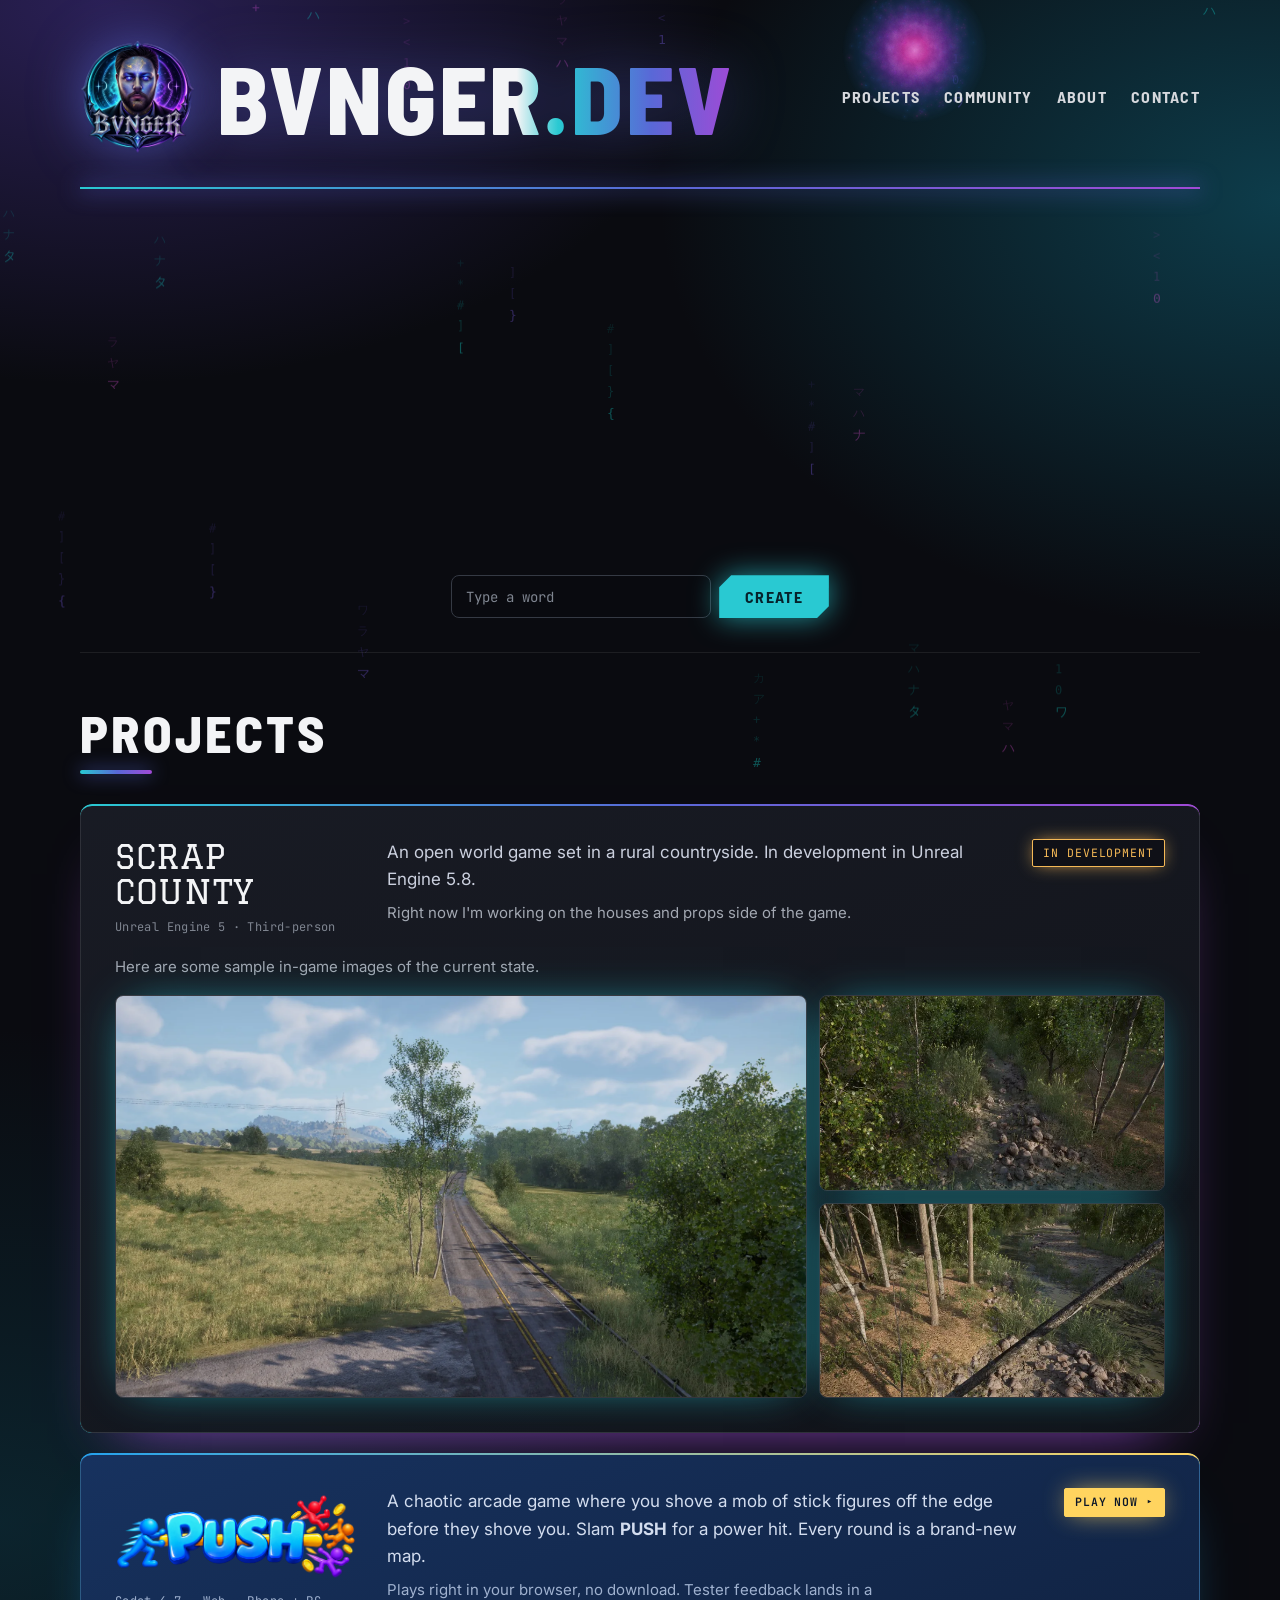
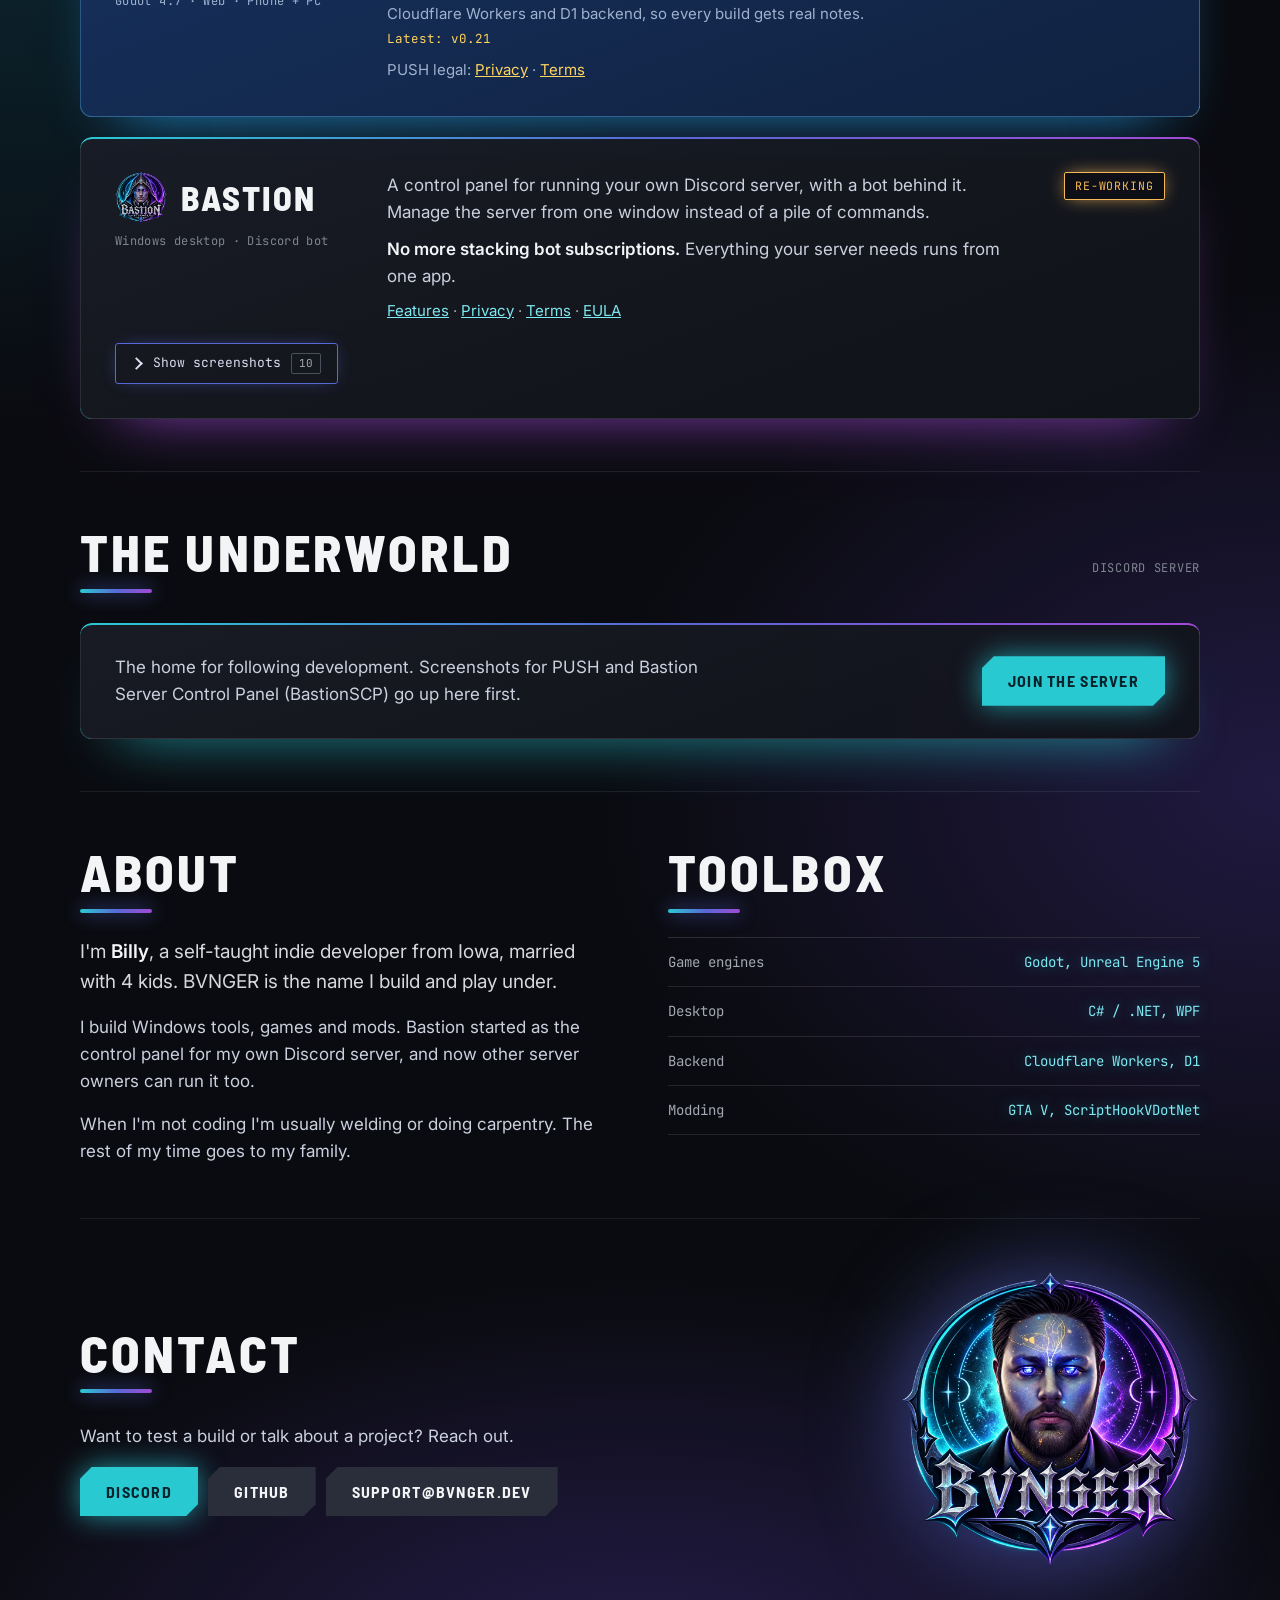
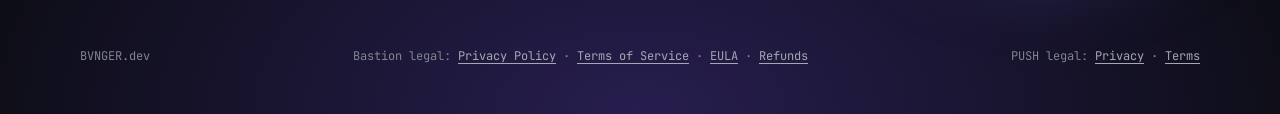
<file: index.html>
<!doctype html>
<html lang="en">
<head>
<meta charset="utf-8">
<meta name="viewport" content="width=device-width, initial-scale=1">
<title>BVNGER.dev</title>
<meta name="description" content="BVNGER's Development Projects">
<meta property="og:type" content="website">
<meta property="og:site_name" content="BVNGER.dev">
<meta property="og:title" content="BVNGER.dev">
<meta property="og:description" content="BVNGER's Development Projects">
<meta property="og:url" content="https://bvnger.dev/">
<meta property="og:image" content="https://bvnger.dev/bvnger-preview.png">
<meta property="og:image:width" content="1200">
<meta property="og:image:height" content="630">
<meta property="og:image:alt" content="BVNGER logo">
<meta name="twitter:card" content="summary_large_image">
<meta name="theme-color" content="#0e1014">
<link rel="icon" href="/bastion/favicon.ico">
<link rel="preconnect" href="https://fonts.googleapis.com">
<link rel="preconnect" href="https://fonts.gstatic.com" crossorigin>
<link rel="stylesheet" href="https://fonts.googleapis.com/css2?family=Barlow+Semi+Condensed:wght@600;700;800&family=Inter:wght@400;500;600&family=JetBrains+Mono:wght@400;500&family=Graduate&display=swap">
<style>
/* Layout: one long dark page with letter-spaced condensed caps. The base rules below are the plain version;
   the "Glow" block at the end of this style sheet adds the violet and cyan light, panels and gradient buttons. */
:root{
  --bg:#0e1014;
  --glow-violet:#29204b;
  --glow-cyan:#0e3644;
  --panel:#15181d;
  --card-a:#15181d;
  --card-b:#15181d;
  --line:#2a2e36;
  --line-soft:#2a2e36;
  --line-card:#353a44;
  --fg:#d6d8dd;
  --fg-strong:#f3f4f6;
  --muted:#a3a8b2;
  --dim:#7f8590;
  --cyan:#29c9d2;
  --cyan-hi:#7fe8f0;
  --indigo:#5968d7;
  --violet:#a14ad6;
  --violet-hi:#d477ee;
  --link:#7fe8f0;
  --amber:#f5b957;
  --teal:#39dccf;
  --ink:#06222b;
  --brand-gradient:linear-gradient(90deg,#29c9d2 0%,#5968d7 52%,#a14ad6 100%);
  --font-display:"Barlow Semi Condensed","Bahnschrift","Arial Narrow",sans-serif;
  --font-body:Inter,"Segoe UI",system-ui,-apple-system,sans-serif;
  --font-mono:"JetBrains Mono",ui-monospace,Cascadia Mono,Consolas,monospace;
  color-scheme:dark;
}
*{box-sizing:border-box}
html{scrollbar-color:#3a3f48 var(--bg)}
body{
  margin:0;min-height:100vh;
  background:var(--bg);
  background-color:var(--bg);
  color:var(--fg);font-family:var(--font-body);font-size:16px;line-height:1.6;
  padding-inline:20px;padding-block:0 48px;
}
::-webkit-scrollbar{width:12px;height:12px}
::-webkit-scrollbar-track{background:var(--bg)}
::-webkit-scrollbar-thumb{background:#3a3f48}
::-webkit-scrollbar-thumb:hover{background:#4a505b}
::selection{background:var(--cyan);color:var(--ink)}
.wrap{max-width:1040px;margin-inline:auto}
a{color:var(--link)}
a:hover{color:#fff}
:focus-visible{outline:2px solid var(--cyan);outline-offset:3px}

header.top{
  display:flex;justify-content:space-between;align-items:center;gap:20px 32px;flex-wrap:wrap;
  padding-block:36px 32px;border-bottom:1px solid var(--line-soft);
}
.brand{min-width:0}
header.top nav{display:flex;gap:4px 24px;flex-wrap:wrap}
header.top nav a{
  padding:6px 0;text-decoration:none;border-bottom:2px solid transparent;
  font-family:var(--font-display);font-weight:700;font-size:16px;letter-spacing:.08em;text-transform:uppercase;color:var(--fg);
}
header.top nav a:hover{color:#fff;border-bottom-color:var(--cyan)}

.wordmark{
  font-family:var(--font-display);font-weight:800;text-transform:uppercase;
  font-size:clamp(44px,7.4vw,100px);line-height:.9;letter-spacing:.03em;margin:0;color:var(--fg-strong);
}
.wordmark .dev{
  color:var(--cyan);
}
.rule{display:none}

/* Particle wordmark under the header (particles.js). */
.pfx{padding-block:18px 34px;border-bottom:1px solid var(--line-soft)}
#pfx{display:block;width:100%;height:clamp(220px,32vw,360px)}
.pfx-form{display:flex;justify-content:center;gap:8px;margin-top:8px}
.pfx-form input{
  font-family:var(--font-mono);font-size:14px;color:var(--fg-strong);background:var(--panel);
  border:1px solid var(--line-card);border-radius:3px;padding:11px 14px;width:min(260px,100%);min-width:0;
}
.pfx-form input::placeholder{color:var(--dim)}
.pfx-form input:focus{outline:none;border-color:var(--cyan)}
.pfx-form .btn{cursor:pointer;line-height:normal}

section{padding-block:52px;border-bottom:1px solid var(--line-soft)}
.sec-head{display:flex;align-items:baseline;justify-content:space-between;gap:16px;flex-wrap:wrap;margin-bottom:26px}
h2{
  font-family:var(--font-display);font-weight:800;text-transform:uppercase;
  font-size:clamp(30px,5.5vw,46px);line-height:1.05;margin:0;letter-spacing:.06em;color:var(--fg-strong);text-wrap:balance;
}
.sec-note{font-family:var(--font-mono);font-size:12px;color:var(--dim);letter-spacing:.06em;text-transform:uppercase}

.ledger{list-style:none;margin:0;padding:0;display:grid;gap:0}
.row{
  display:grid;grid-template-columns:minmax(0,240px) minmax(0,1fr) auto;gap:10px 32px;align-items:start;
  padding:32px 0;border-top:1px solid var(--line);
}
.row h3{
  font-family:var(--font-display);font-weight:800;text-transform:uppercase;
  font-size:30px;line-height:1.05;margin:0;letter-spacing:.06em;color:var(--fg-strong);
}
.title{display:flex;align-items:center;gap:14px;min-width:0}
.emblem{width:52px;height:52px;object-fit:contain;flex:none}
.stack{font-family:var(--font-mono);font-size:12px;color:var(--dim);margin-top:8px;letter-spacing:.03em}
.row p{margin:0;max-width:62ch;color:#cbd0de}
.row p.sub{color:var(--muted);margin-top:8px;font-size:15px}
.row p.pitch{margin-top:10px}
.row p.pitch strong{color:var(--fg-strong);font-weight:600}
.tag{
  font-family:var(--font-mono);font-size:11.5px;letter-spacing:.08em;text-transform:uppercase;
  padding:4px 10px;border:1px solid currentColor;border-radius:2px;white-space:nowrap;justify-self:end;
}
.tag.test{color:var(--teal)}
.tag.dev{color:var(--amber)}
a.tag{text-decoration:none}
a.tag.dev:hover{background:#f5b95729;color:var(--amber)}
a.tag.test:hover{background:#39dccf29;color:var(--teal)}

/* PUSH row: the game's own blues and gold for a little arcade energy. */
.ledger .push-row{background:#13284a;padding:28px;border:0;border-radius:4px;margin-block:16px}
.push-row p{color:#d3ddef}
.push-row p.sub,.push-row .stack{color:#9fb1cf}
.push-row a{color:#ffd45f}
.push-row + .row{border-top:0}
.push-logo{margin:0}
.push-logo img{display:block;width:100%;max-width:240px;height:auto}
.push-ver{color:#ffd45f;font-family:var(--font-mono);font-size:12.5px;white-space:nowrap}
a.tag.push-play{color:#0b1629;background:#ffd45f;border-color:#ffd45f;font-weight:600}
a.tag.push-play:hover{background:#ffe48f;border-color:#ffe48f;color:#0b1629}
@media (prefers-reduced-motion:no-preference){
  .push-logo img{transition:transform .25s}
  .push-row:hover .push-logo img{transform:rotate(-2deg) scale(1.04)}
}

.join{
  display:flex;justify-content:space-between;align-items:center;gap:24px 40px;flex-wrap:wrap;
  padding:6px 0 6px 24px;border-left:3px solid var(--cyan);
}
.join>div{flex:1 1 320px;min-width:0}
.join p{margin:0;max-width:58ch;color:#cbd0de}
.join p.sub{margin-top:8px;color:var(--muted);font-size:15px}

.about{display:grid;grid-template-columns:minmax(0,1fr) minmax(0,1fr);gap:32px 56px}
.about p{margin:0 0 16px;max-width:60ch;color:#cbd0de}
.about p:last-child{margin-bottom:0}
.about h2{margin-bottom:24px}
.tools{list-style:none;margin:0;padding:0;font-family:var(--font-mono);font-size:14px}
.tools li{display:flex;justify-content:space-between;gap:16px;padding-block:11px;border-bottom:1px solid var(--line)}
.tools li:first-child{border-top:1px solid var(--line)}
.tools span:first-child{color:var(--muted)}
.tools span:last-child{color:var(--cyan-hi);text-align:right}
.about .about-lead{font-size:19px;color:var(--fg)}
.about .about-lead strong{color:var(--fg-strong);font-weight:600}

.contact{border-bottom:0}
.contact-grid{display:grid;grid-template-columns:minmax(0,1fr) auto;gap:32px 48px;align-items:center}
.contact-logo{
  width:clamp(220px,27vw,300px);height:auto;display:block;
  filter:drop-shadow(0 10px 22px #000b);
}
.links{display:flex;gap:10px;flex-wrap:wrap;margin-top:8px}
.btn{
  font-family:var(--font-display);font-weight:700;font-size:16px;letter-spacing:.08em;text-transform:uppercase;text-decoration:none;color:var(--fg-strong);
  padding:10px 20px;border:1px solid #4a505b;border-radius:3px;background:transparent;white-space:nowrap;
}
.btn:hover{background:#1d2026;border-color:var(--cyan);color:#fff}
.btn.primary{background:var(--cyan);color:var(--ink);border-color:var(--cyan);font-weight:500}
.btn.primary:hover{background:var(--cyan-hi);border-color:var(--cyan-hi);color:var(--ink)}
.todo{color:var(--dim);font-family:var(--font-mono);font-size:12.5px;margin-top:20px}

footer{
  padding-top:24px;font-family:var(--font-mono);font-size:12px;color:var(--dim);
  display:flex;justify-content:space-between;gap:12px 16px;flex-wrap:wrap;
}
footer .legal a{color:var(--muted);text-decoration:underline;text-underline-offset:3px}
footer .legal a:hover{color:var(--cyan-hi)}


.row-gallery{grid-column:1/-1;margin-top:10px}
.row-gallery summary,.gallery-close{
  display:inline-flex;align-items:center;gap:10px;list-style:none;cursor:pointer;user-select:none;
  font-family:var(--font-mono);font-size:13px;color:#dedcf1;
  padding:9px 16px;border:1px solid #4a505b;border-radius:3px;background:transparent;
}
.row-gallery summary::-webkit-details-marker{display:none}
.row-gallery summary::before{content:"";width:7px;height:7px;border-right:2px solid currentColor;border-bottom:2px solid currentColor;transform:rotate(-45deg);margin-right:2px}
.row-gallery[open] summary::before{transform:rotate(45deg) translate(-2px,-2px)}
.row-gallery summary:hover,.gallery-close:hover{background:#1d2026;border-color:var(--cyan);color:#fff}
.row-gallery summary:focus-visible,.gallery-close:focus-visible{outline:2px solid var(--cyan);outline-offset:3px}
.gallery-close{margin-top:18px}
.gallery-close::before{content:"";width:7px;height:7px;border-left:2px solid currentColor;border-top:2px solid currentColor;transform:rotate(45deg) translate(2px,2px);margin-right:2px}
.row-gallery .sum-close,.row-gallery[open] .sum-open{display:none}
.row-gallery[open] .sum-close{display:inline}
.sum-count{font-size:11px;color:var(--muted);border:1px solid #4a505b;border-radius:2px;padding:1px 7px}
.row-gallery[open]{margin-top:18px;padding-top:22px;border-top:1px solid var(--line)}
.row-gallery[open] summary{margin-bottom:18px}
.row .show-lede{max-width:none;margin:0 0 18px;color:var(--muted);font-size:15px}
.feature{display:block;border:1px solid var(--line-card);border-radius:4px;overflow:hidden;background:var(--panel);cursor:zoom-in}
.feature img{display:block;width:100%;height:auto}
.feature:hover{border-color:var(--cyan)}
.shots{list-style:none;margin:18px 0 0;padding:0;display:grid;grid-template-columns:repeat(auto-fill,minmax(min(100%,230px),1fr));gap:14px}
.shot{all:unset;box-sizing:border-box;display:flex;flex-direction:column;gap:4px;width:100%;height:100%;padding:0;cursor:zoom-in}
.shot:hover img{border-color:var(--cyan)}
.shot:focus-visible{outline:2px solid var(--cyan);outline-offset:3px}
.shot img{width:100%;height:auto;display:block;border-radius:3px;border:1px solid var(--line-card);margin-bottom:8px}
.shot-t{font-family:var(--font-display);font-weight:800;text-transform:uppercase;letter-spacing:.08em;color:var(--fg-strong);font-size:16px;}
.shot-c{font-size:13px;color:var(--muted);line-height:1.45}
/* Scrap County row: the game's font (Graduate) on the title, in-game pictures always showing, three across. */
#scrap-county h3{font-family:Graduate,var(--font-display);font-weight:400;letter-spacing:.02em}
.row p.sc-lede{grid-column:1/-1;max-width:none;margin:8px 0 0;color:var(--muted);font-size:15px}
.sc-shots{grid-column:1/-1;list-style:none;margin:0;padding:0;display:grid;grid-template-columns:repeat(3,minmax(0,1fr));gap:12px}
.sc-shots .shot img{margin:0}
#lightbox{border:1px solid var(--line-card);border-radius:4px;background:var(--bg);color:var(--fg);padding:0;width:min(1200px,96vw);max-height:94vh;overflow:hidden}
#lightbox::backdrop{background:#000000d0}
.lb-bar{display:flex;justify-content:space-between;align-items:center;gap:16px;padding:12px 16px;border-bottom:1px solid var(--line-soft)}
.lb-bar strong{font-family:var(--font-display);text-transform:uppercase;letter-spacing:.08em;color:var(--fg-strong);margin-right:12px}
.lb-bar span{color:var(--muted);font-size:13px}
.lb-stage{display:grid;grid-template-columns:auto minmax(0,1fr) auto;align-items:center;gap:8px;padding:12px}
.lb-stage img{width:100%;max-height:74vh;object-fit:contain;display:block}
#lightbox button{all:unset;cursor:pointer;color:var(--fg-strong);font-size:26px;line-height:1;padding:10px 14px;border:1px solid #4a505b;border-radius:3px;background:transparent}
#lightbox button:hover{border-color:var(--cyan)}
#lightbox button:focus-visible{outline:2px solid var(--cyan);outline-offset:2px}
@media (max-width:760px){.lb-stage{grid-template-columns:minmax(0,1fr)}.lb-stage #lb-prev,.lb-stage #lb-next{display:none}.lb-bar span{display:block}}

@media (max-width:760px){
  .row{grid-template-columns:minmax(0,1fr);gap:12px;padding:26px 0}
  .ledger .push-row{padding:22px 20px}
  .tag{justify-self:start;order:-1}
  .about{grid-template-columns:minmax(0,1fr)}
  header.top{padding-block:28px 24px}
  .wordmark{font-size:clamp(40px,12.5vw,80px)}
  .contact-grid{grid-template-columns:minmax(0,1fr)}
  .contact-logo{width:min(240px,70%);margin-inline:auto}
  .join{padding:4px 0 4px 18px}
  .sc-shots{grid-template-columns:minmax(0,1fr)}
}
@media (prefers-reduced-motion:no-preference){
  .btn,header.top nav a{transition:border-color .15s,background-color .15s}
}

/* Take 2 "Glow": same page and layout, turned up. Violet and cyan light behind the page (the logo's colours),
   gradient wordmark with the logo beside it, each project on a softly lit panel, glowing buttons and tags. */
body{
  font-size:17px;
  background:
    radial-gradient(1000px 620px at 8% 0,#3a2a78aa,#0000 62%),
    radial-gradient(1000px 700px at 100% 6%,#0f5568aa,#0000 62%),
    radial-gradient(1100px 800px at 0 46%,#0f556855,#0000 62%),
    radial-gradient(1100px 800px at 100% 72%,#3a2a7877,#0000 62%),
    radial-gradient(1200px 700px at 50% 100%,#3a2a7899,#0000 62%),
    #0a0b10;
}
.wrap{max-width:1120px}
header.top{padding-block:40px 34px;border-bottom:0;position:relative}
header.top::after{content:"";position:absolute;left:0;right:0;bottom:0;height:2px;background:var(--brand-gradient);box-shadow:0 0 22px 1px #5968d7}
.brand{display:flex;align-items:center;gap:22px}
.brand-logo{width:clamp(72px,9vw,116px);height:auto;flex:none;filter:drop-shadow(0 0 26px #5968d7aa)}
.wordmark{background:linear-gradient(90deg,#f3f4f6 0 58%,#29c9d2 66%,#5968d7 84%,#a14ad6);-webkit-background-clip:text;background-clip:text;color:transparent;filter:drop-shadow(0 0 30px #5968d766)}
.wordmark .dev{color:transparent}
header.top nav a:hover{text-shadow:0 0 16px var(--cyan)}
.pfx{border-bottom-color:#ffffff14}

section{border-bottom-color:#ffffff14}
h2{font-size:clamp(34px,5.5vw,52px);padding-bottom:14px;position:relative}
h2::after{content:"";position:absolute;left:0;bottom:0;width:72px;height:4px;border-radius:2px;background:var(--brand-gradient);box-shadow:0 0 18px #5968d7}
.sec-head{margin-bottom:30px}

.ledger{gap:20px}
.ledger .row{
  position:relative;padding:34px;border:1px solid #ffffff1c;border-radius:12px;
  background:linear-gradient(160deg,#1a1d27e6,#11131ae6);
  box-shadow:0 30px 60px -40px #a14ad6,inset 0 1px 0 #ffffff12;
}
/* Gradient line along the top of each card. It is a full-size layer with the card's rounded shape, masked so only
   its top 2px shows; that makes the line run edge to edge and bend round the corners. */
.ledger .row::before,.join::before{
  content:"";position:absolute;inset:-1px;border-radius:12px;padding:2px 0 0;background:var(--brand-gradient);pointer-events:none;
  -webkit-mask:linear-gradient(#000 0 0) content-box,linear-gradient(#000 0 0);-webkit-mask-composite:xor;
  mask:linear-gradient(#000 0 0) content-box exclude,linear-gradient(#000 0 0);
}
.ledger .push-row{margin-block:0;background:linear-gradient(160deg,#17325f,#10213f);border-color:#65c7ff55;box-shadow:0 30px 60px -40px #24a2ee,inset 0 1px 0 #ffffff14}
.ledger .push-row::before{background:linear-gradient(90deg,#24a2ee,#ffd45f)}
.push-row + .row{border-top:1px solid #ffffff1c}
.row h3{font-size:34px}
.tag{box-shadow:0 0 18px -4px currentColor;background:#0a0b1080}
.sc-shots{grid-template-columns:2fr 1fr;grid-template-rows:1fr 1fr;gap:12px;margin-top:6px}
.sc-shots li:first-child{grid-row:1/3}
.sc-shots .shot img{height:100%;object-fit:cover;border-radius:8px;border-color:#ffffff26;box-shadow:0 0 44px -18px #29c9d2}
.row-gallery summary{border-color:#5968d7;box-shadow:0 0 18px -8px #5968d7}

/* Cut-corner buttons with a glow behind them. The button itself has no background; its shape is drawn by a
   ::before layer with two corners clipped off, and the glow is a drop-shadow that follows that clipped shape. */
.btn{position:relative;z-index:0;isolation:isolate;border:0;border-radius:0;background:none;padding:12px 26px;color:var(--fg-strong)}
.btn::before{
  content:"";position:absolute;inset:0;z-index:-1;background:#2a2e3a;
  clip-path:polygon(12px 0,100% 0,100% calc(100% - 12px),calc(100% - 12px) 100%,0 100%,0 12px);
}
.btn:hover{background:none;color:#fff}
.btn:hover::before{background:#363b4a}
.btn.primary{background:none;color:var(--ink);font-weight:700;box-shadow:none;filter:drop-shadow(0 0 14px #29c9d2b3)}
.btn.primary::before{background:var(--cyan)}
.btn.primary:hover{background:none;color:var(--ink);filter:drop-shadow(0 0 20px #29c9d2)}
.btn.primary:hover::before{background:var(--cyan-hi)}
a.tag.push-play{box-shadow:0 0 26px -6px #ffd45f}
.pfx-form input{border-radius:8px;background:#0a0b10aa}

.join{position:relative;border-left:0;padding:30px 34px;border:1px solid #ffffff1c;border-radius:12px;background:linear-gradient(160deg,#1a1d27e6,#11131ae6);box-shadow:0 30px 60px -40px #29c9d2}
.tools li{padding-block:13px;border-color:#ffffff1c}
.tools span:last-child{text-shadow:0 0 14px #29c9d288}
.contact-logo{filter:drop-shadow(0 0 46px #5968d7aa)}
@media (max-width:760px){
  .sc-shots{grid-template-columns:minmax(0,1fr);grid-template-rows:none}
  .sc-shots li:first-child{grid-row:auto}
  .ledger .row{padding:24px 20px}
  .brand{gap:14px}
}
</style>
</head>
<body>
<div class="wrap">
  <header class="top">
    <div class="brand">
      <img class="brand-logo" src="/bvnger-logo.png" width="512" height="512" alt="">
      <h1 class="wordmark">BVNGER<span class="dev">.dev</span></h1>
      <div class="rule" aria-hidden="true"></div>
    </div>
    <nav aria-label="Sections">
      <a href="#projects">Projects</a>
      <!-- Hidden while Bastion is reworked: <a href="/download/">Download</a> -->
      <a href="#community">Community</a>
      <a href="#about">About</a>
      <a href="#contact">Contact</a>
    </nav>
  </header>

  <div class="pfx">
    <canvas id="pfx" role="img" aria-label="Neon dots that form a spinning ball and spell out any word a visitor types"></canvas>
    <form class="pfx-form" id="pfx-form" autocomplete="off">
      <input id="pfx-word" type="text" maxlength="12" placeholder="Type a word" aria-label="Type a word for the dots to spell" enterkeyhint="go">
      <button class="btn primary" type="submit">Create</button>
    </form>
  </div>


  <section id="projects">
    <div class="sec-head">
      <h2>Projects</h2>
    </div>
    <ul class="ledger">
      <li class="row" id="scrap-county">
        <div>
          <h3>Scrap County</h3>
          <div class="stack">Unreal Engine 5 · Third-person</div>
        </div>
        <div>
          <p>An open world game set in a rural countryside. In development in Unreal Engine 5.8.</p>
          <p class="sub">Right now I'm working on the houses and props side of the game.</p>
        </div>
        <span class="tag dev">In development</span>
        <p class="sc-lede">Here are some sample in-game images of the current state.</p>
        <ul class="sc-shots">
          <li><button type="button" class="shot" data-full="/scrap-county/shots/road.webp" data-title="Scrap County" data-cap="Country road">
            <img src="/scrap-county/shots/road.webp" width="1920" height="1080" loading="lazy" decoding="async" alt="Scrap County in-game view of a country road through grassy hills">
          </button></li>
          <li><button type="button" class="shot" data-full="/scrap-county/shots/dry-creek.webp" data-title="Scrap County" data-cap="Dry creek">
            <img src="/scrap-county/shots/dry-creek-thumb.webp" width="640" height="360" loading="lazy" decoding="async" alt="Scrap County in-game view of a dry rocky creek channel under trees">
          </button></li>
          <li><button type="button" class="shot" data-full="/scrap-county/shots/creek.webp" data-title="Scrap County" data-cap="Creek bend">
            <img src="/scrap-county/shots/creek-thumb.webp" width="640" height="360" loading="lazy" decoding="async" alt="Scrap County in-game view of a rocky creek bed in the woods">
          </button></li>
        </ul>
      </li>
      <li class="row push-row" id="push">
        <div>
          <h3 class="push-logo"><img src="/media/push-logo.webp" width="1983" height="793" decoding="async" alt="PUSH"></h3>
          <div class="stack">Godot 4.7 · Web · Phone + PC</div>
        </div>
        <div>
          <p>A chaotic arcade game where you shove a mob of stick figures off the edge before they shove you. Slam <strong>PUSH</strong> for a power hit. Every round is a brand-new map.</p>
          <p class="sub">Plays right in your browser, no download. Tester feedback lands in a Cloudflare Workers and D1 backend, so every build gets real notes. <span class="push-ver">Latest: v0.21</span></p>
          <p class="sub">PUSH legal: <a href="/push/privacy/">Privacy</a> · <a href="/push/terms/">Terms</a></p>
        </div>
        <a class="tag push-play" href="https://pushv9.pages.dev" target="_blank" rel="noopener">Play now ▸</a>
      </li>
      <li class="row" id="bastion">
        <div>
          <div class="title">
            <img class="emblem" src="/bastion/bastion.png" alt="Bastion emblem">
            <h3>Bastion</h3>
          </div>
          <div class="stack">Windows desktop · Discord bot</div>
        </div>
        <div>
          <p>A control panel for running your own Discord server, with a bot behind it. Manage the server from one window instead of a pile of commands.</p>
          <p class="pitch"><strong>No more stacking bot subscriptions.</strong> Everything your server needs runs from one app.</p>
          <p class="sub"><a href="/features/">Features</a> · <a href="/privacy/">Privacy</a> · <a href="/terms/">Terms</a> · <a href="/eula/">EULA</a></p>
        </div>
        <span class="tag dev">Re-working</span>
        <details class="row-gallery">
          <summary><span class="sum-open">Show screenshots</span><span class="sum-close">Hide screenshots</span> <span class="sum-count">10</span></summary>
          <p class="show-lede">Every screenshot uses sample data, so no real server, members or credentials appear.</p>
          <a class="feature" href="/bastion/screens/dashboard.webp" data-i="0">
            <img src="/bastion/screens/dashboard.webp" width="1571" height="954" loading="lazy" decoding="async" alt="Bastion dashboard showing bot status, open tickets and live activity">
          </a>
          <ul class="shots">
            <li><button type="button" class="shot" data-i="0" data-full="/bastion/screens/dashboard.webp" data-title="Dashboard" data-cap="See if the bot is running and what is happening on your server right now.">
              <img src="/bastion/screens/dashboard-thumb.webp" width="560" height="340" loading="lazy" decoding="async" alt="Bastion Dashboard screen">
              <span class="shot-t">Dashboard</span><span class="shot-c">See if the bot is running and what is happening on your server right now.</span>
            </button></li>
            <li><button type="button" class="shot" data-i="1" data-full="/bastion/screens/announcements.webp" data-title="Announcements" data-cap="Write an announcement and see exactly how it will look in Discord before it posts.">
              <img src="/bastion/screens/announcements-thumb.webp" width="560" height="340" loading="lazy" decoding="async" alt="Bastion Announcements screen">
              <span class="shot-t">Announcements</span><span class="shot-c">Write an announcement and see exactly how it will look in Discord before it posts.</span>
            </button></li>
            <li><button type="button" class="shot" data-i="2" data-full="/bastion/screens/tickets.webp" data-title="Tickets" data-cap="Handle private support channels from start to finish.">
              <img src="/bastion/screens/tickets-thumb.webp" width="560" height="340" loading="lazy" decoding="async" alt="Bastion Tickets screen">
              <span class="shot-t">Tickets</span><span class="shot-c">Handle private support channels from start to finish.</span>
            </button></li>
            <li><button type="button" class="shot" data-i="3" data-full="/bastion/screens/onboarding.webp" data-title="Onboarding" data-cap="Auto-assign a member role and send a welcome message with placeholders.">
              <img src="/bastion/screens/onboarding-thumb.webp" width="560" height="340" loading="lazy" decoding="async" alt="Bastion Onboarding screen">
              <span class="shot-t">Onboarding</span><span class="shot-c">Auto-assign a member role and send a welcome message with placeholders.</span>
            </button></li>
            <li><button type="button" class="shot" data-i="4" data-full="/bastion/screens/channels.webp" data-title="Channels &amp; Roles" data-cap="Create and organize channels with safe permission presets.">
              <img src="/bastion/screens/channels-thumb.webp" width="560" height="340" loading="lazy" decoding="async" alt="Bastion Channels &amp; Roles screen">
              <span class="shot-t">Channels &amp; Roles</span><span class="shot-c">Create and organize channels with safe permission presets.</span>
            </button></li>
            <li><button type="button" class="shot" data-i="5" data-full="/bastion/screens/members.webp" data-title="Moderation: members" data-cap="Look up any member and take action. Staff roles stay protected.">
              <img src="/bastion/screens/members-thumb.webp" width="560" height="340" loading="lazy" decoding="async" alt="Bastion Moderation: members screen">
              <span class="shot-t">Moderation: members</span><span class="shot-c">Look up any member and take action. Staff roles stay protected.</span>
            </button></li>
            <li><button type="button" class="shot" data-i="6" data-full="/bastion/screens/moderation.webp" data-title="Moderation: reports" data-cap="Handle member reports and tune what auto-mod catches.">
              <img src="/bastion/screens/moderation-thumb.webp" width="560" height="340" loading="lazy" decoding="async" alt="Bastion Moderation: reports screen">
              <span class="shot-t">Moderation: reports</span><span class="shot-c">Handle member reports and tune what auto-mod catches.</span>
            </button></li>
            <li><button type="button" class="shot" data-i="7" data-full="/bastion/screens/health.webp" data-title="Health Check" data-cap="Check your whole server setup for problems in one pass.">
              <img src="/bastion/screens/health-thumb.webp" width="560" height="340" loading="lazy" decoding="async" alt="Bastion Health Check screen">
              <span class="shot-t">Health Check</span><span class="shot-c">Check your whole server setup for problems in one pass.</span>
            </button></li>
            <li><button type="button" class="shot" data-i="8" data-full="/bastion/screens/audit.webp" data-title="Audit &amp; Recovery" data-cap="Keep a history of every action and saved copies of your server setup.">
              <img src="/bastion/screens/audit-thumb.webp" width="560" height="340" loading="lazy" decoding="async" alt="Bastion Audit &amp; Recovery screen">
              <span class="shot-t">Audit &amp; Recovery</span><span class="shot-c">Keep a history of every action and saved copies of your server setup.</span>
            </button></li>
            <li><button type="button" class="shot" data-i="9" data-full="/bastion/screens/settings.webp" data-title="Settings" data-cap="Connect to Discord and choose how Bastion runs on your PC.">
              <img src="/bastion/screens/settings-thumb.webp" width="560" height="340" loading="lazy" decoding="async" alt="Bastion Settings screen">
              <span class="shot-t">Settings</span><span class="shot-c">Connect to Discord and choose how Bastion runs on your PC.</span>
            </button></li>
          </ul>
          <button type="button" class="gallery-close">Hide screenshots</button>
        </details>
      </li>
    </ul>
  </section>

  <dialog id="lightbox" aria-label="Screenshot viewer">
    <div class="lb-bar"><div><strong id="lb-title"></strong><span id="lb-cap"></span></div><button type="button" id="lb-close" aria-label="Close">✕</button></div>
    <div class="lb-stage"><button type="button" id="lb-prev" aria-label="Previous screenshot">‹</button><img id="lb-img" alt=""><button type="button" id="lb-next" aria-label="Next screenshot">›</button></div>
  </dialog>

  <section id="community" class="community">
    <div class="sec-head">
      <h2>The Underworld</h2>
      <span class="sec-note">Discord server</span>
    </div>
    <div class="join">
      <div>
        <p>The home for following development. Screenshots for PUSH and Bastion Server Control Panel (BastionSCP) go up here first.</p>
      </div>
      <a class="btn primary" href="https://discord.gg/XdTjEkVxTQ" target="_blank" rel="noopener">Join the server</a>
    </div>
  </section>

  <section id="about" class="about">
    <div>
      <h2>About</h2>
      <p class="about-lead">I'm <strong>Billy</strong>, a self-taught indie developer from Iowa, married with 4 kids. BVNGER is the name I build and play under.</p>
      <p>I build Windows tools, games and mods. Bastion started as the control panel for my own Discord server, and now other server owners can run it too.</p>
      <p>When I'm not coding I'm usually welding or doing carpentry. The rest of my time goes to my family.</p>
    </div>
    <div>
      <h2>Toolbox</h2>
      <ul class="tools">
        <li><span>Game engines</span><span>Godot, Unreal Engine 5</span></li>
        <li><span>Desktop</span><span>C# / .NET, WPF</span></li>
        <li><span>Backend</span><span>Cloudflare Workers, D1</span></li>
        <li><span>Modding</span><span>GTA V, ScriptHookVDotNet</span></li>
      </ul>
    </div>
  </section>

  <section id="contact" class="contact">
    <div class="contact-grid">
      <div>
        <div class="sec-head"><h2>Contact</h2></div>
        <p style="margin:0 0 16px;max-width:52ch;color:#cbd0de">Want to test a build or talk about a project? Reach out.</p>
        <div class="links">
          <a class="btn primary" href="https://discord.gg/XdTjEkVxTQ" target="_blank" rel="noopener">Discord</a>
          <a class="btn" href="https://github.com/BVNGER712" target="_blank" rel="noopener">GitHub</a>
          <a class="btn" href="mailto:support@bvnger.dev">support@bvnger.dev</a>
        </div>
      </div>
      <img class="contact-logo" src="/bvnger-logo.png" width="512" height="512" loading="lazy" alt="BVNGER logo">
    </div>
  </section>

  <footer>
    <span>BVNGER.dev</span>
    <span class="legal">Bastion legal: <a href="/privacy/">Privacy Policy</a> · <a href="/terms/">Terms of Service</a> · <a href="/eula/">EULA</a> · <a href="/refunds/">Refunds</a></span>
    <span class="legal">PUSH legal: <a href="/push/privacy/">Privacy</a> · <a href="/push/terms/">Terms</a></span>
  </footer>
</div>
<script>
(function(){
  var g=document.querySelector('.row-gallery');
  function openGallery(){if(location.hash==='#bastion'&&g)g.open=true}
  openGallery();window.addEventListener('hashchange',openGallery);
  document.querySelectorAll('a[href="#bastion"]').forEach(function(a){a.addEventListener('click',function(){if(g)g.open=true})});
  var c=document.querySelector('.gallery-close');
  if(c&&g)c.addEventListener('click',function(){g.open=false;g.closest('.row').scrollIntoView({block:'start'})});
})();
(function(){
  var d=document.getElementById('lightbox');if(!d||!d.showModal)return;
  var items=[],i=0;
  var img=document.getElementById('lb-img'),t=document.getElementById('lb-title'),c=document.getElementById('lb-cap');
  function show(n){i=(n+items.length)%items.length;var b=items[i];img.src=b.dataset.full;img.alt=b.querySelector('img').alt;t.textContent=b.dataset.title.replace(/&amp;/g,'&');c.textContent=b.dataset.cap.replace(/&amp;/g,'&');}
  function open(set,n){items=set;show(n);if(!d.open)d.showModal();}
  // Each gallery (Bastion, Scrap County) pages through its own pictures only.
  document.querySelectorAll('.row-gallery,.sc-shots').forEach(function(g){
    var set=[].slice.call(g.querySelectorAll('.shot'));
    set.forEach(function(b,n){b.addEventListener('click',function(){open(set,n)})});
    var f=g.querySelector('.feature');if(f)f.addEventListener('click',function(e){e.preventDefault();open(set,0)});
  });
  document.getElementById('lb-close').onclick=function(){d.close()};
  document.getElementById('lb-prev').onclick=function(){show(i-1)};
  document.getElementById('lb-next').onclick=function(){show(i+1)};
  d.addEventListener('click',function(e){if(e.target===d)d.close()});
  d.addEventListener('keydown',function(e){if(e.key==='ArrowLeft')show(i-1);if(e.key==='ArrowRight')show(i+1)});
})();
</script>
<script src="/rain.js" defer></script>
<script src="/particles.js" defer></script>
</body>
</html>
</file>
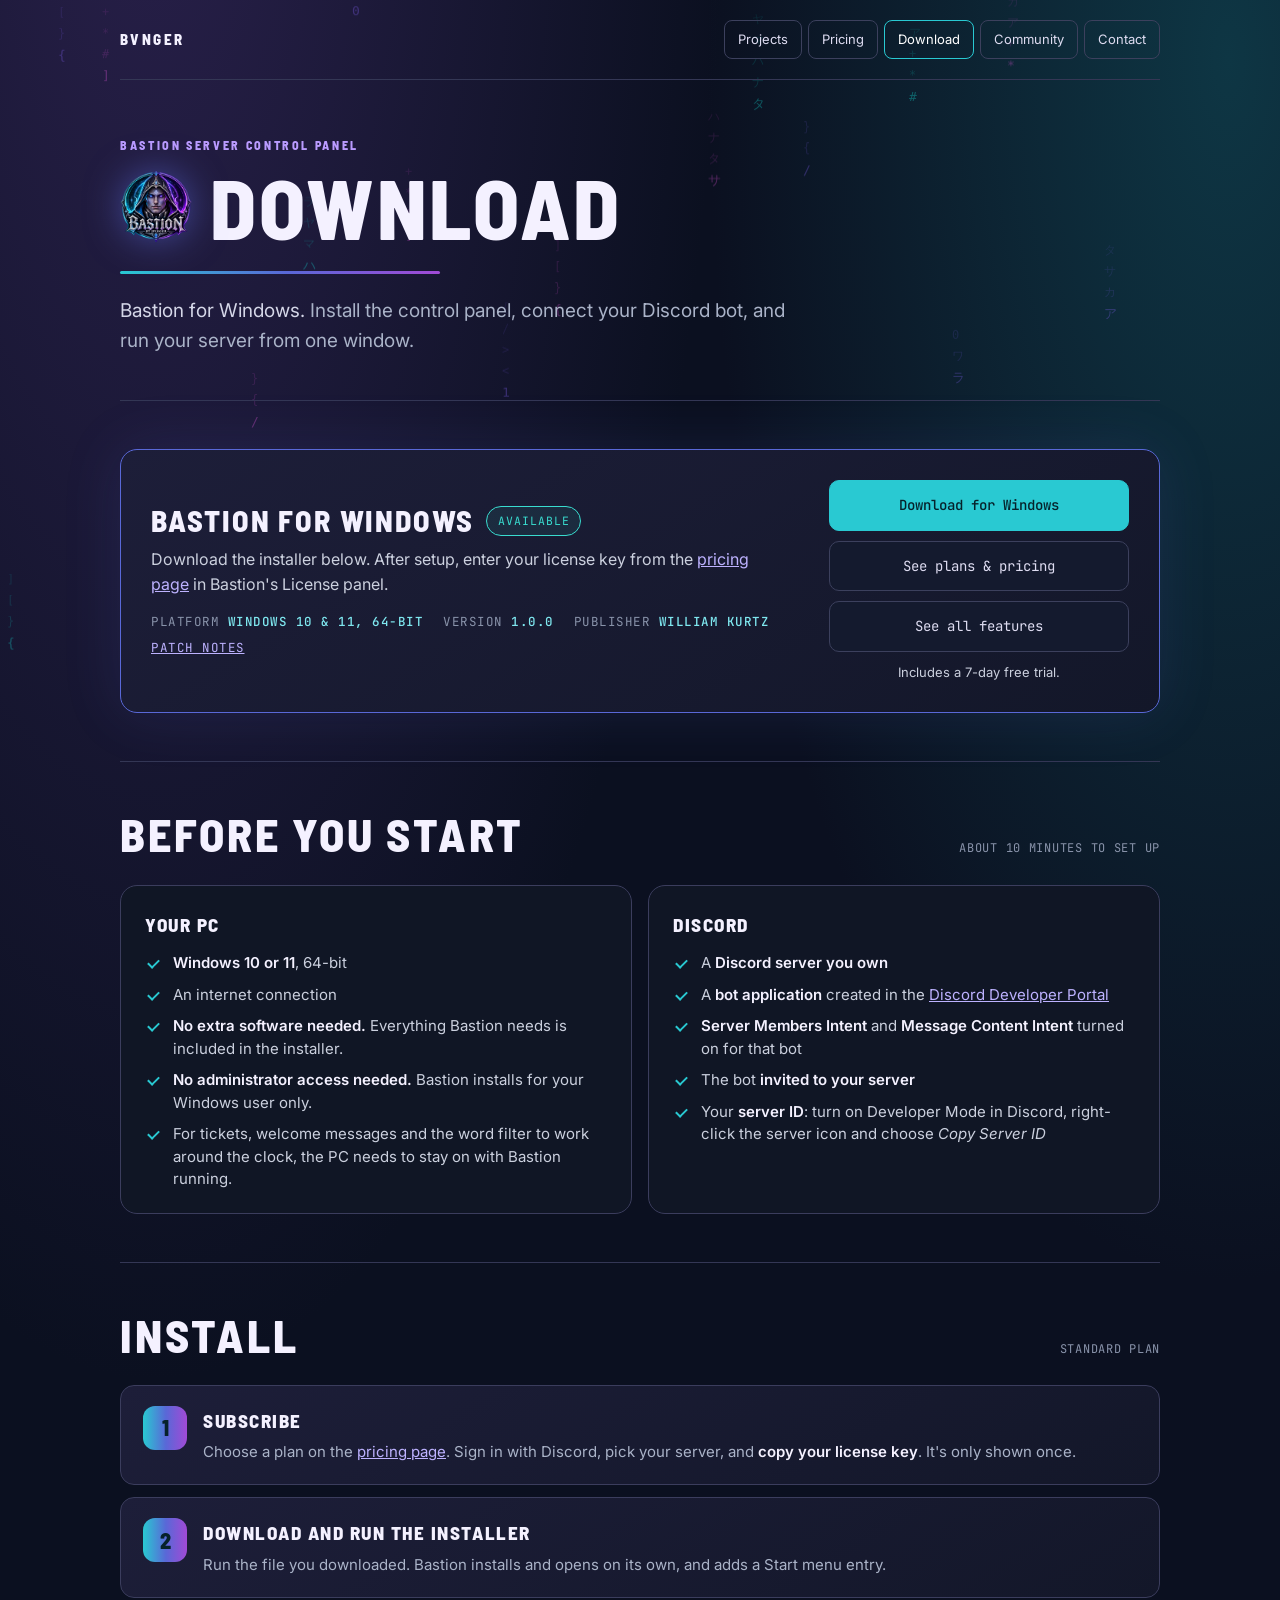
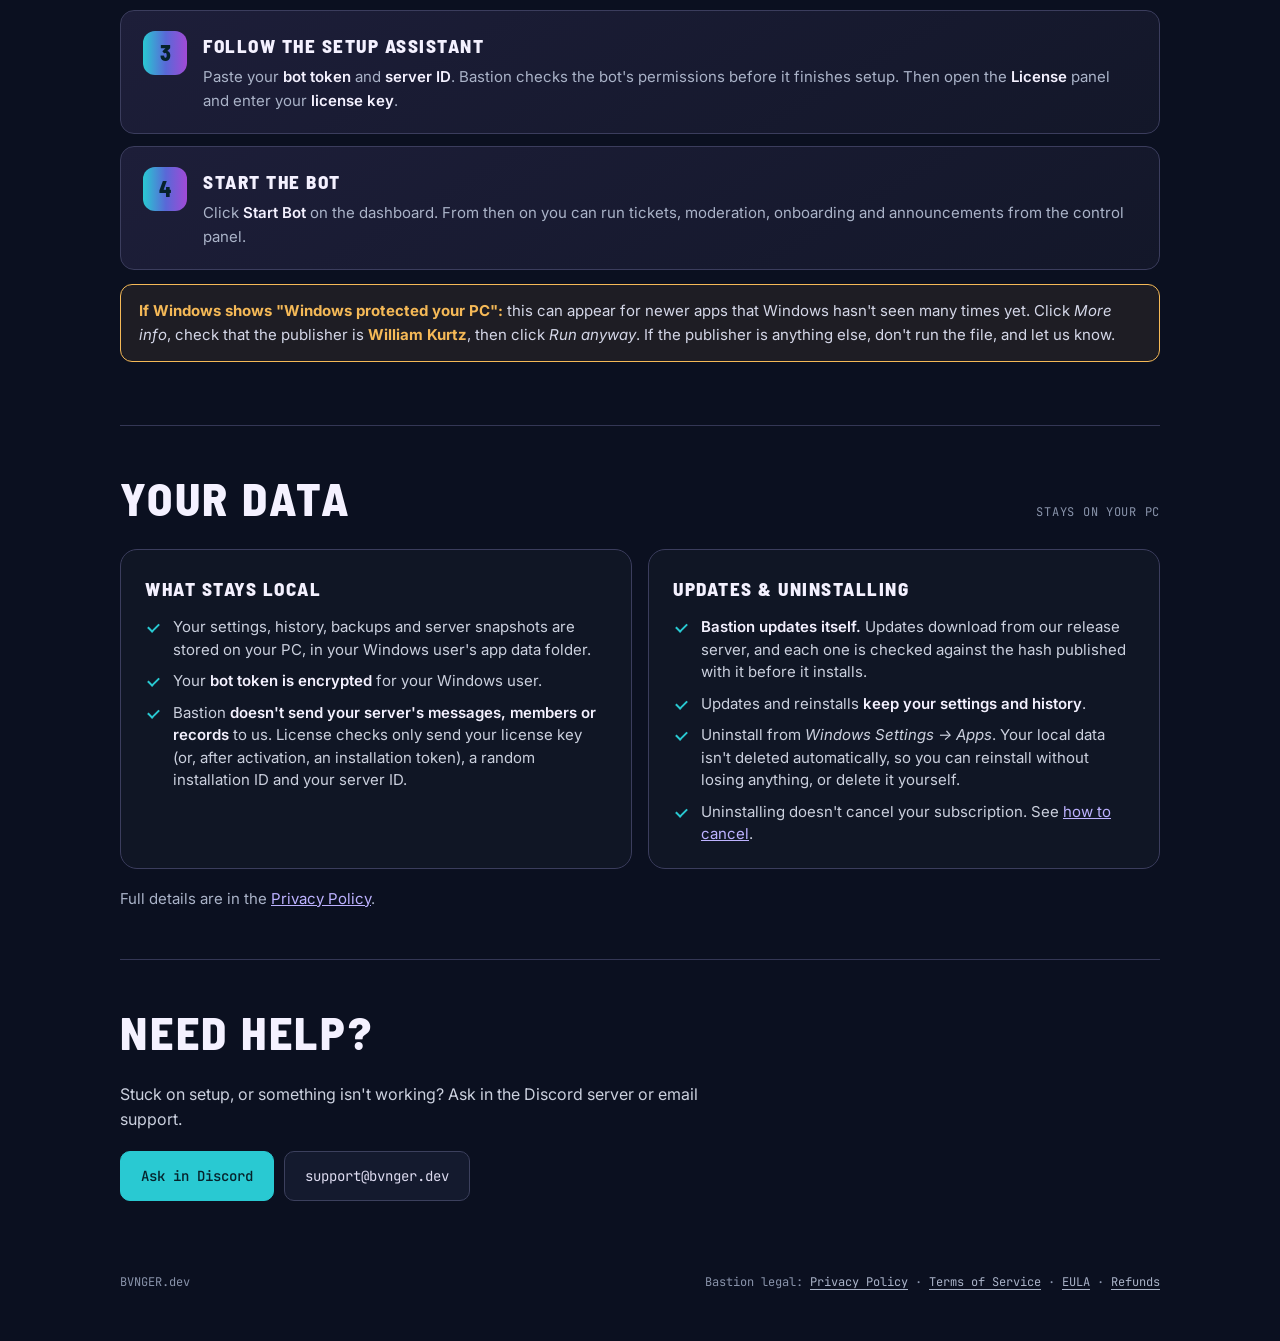
<file: download/index.html>
<!doctype html>
<html lang="en">
<head>
<meta charset="utf-8">
<meta name="viewport" content="width=device-width, initial-scale=1">
<title>Download Bastion · BVNGER.dev</title>
<meta name="description" content="Download Bastion for Windows. Requirements, install steps, and what happens to your data.">
<meta property="og:type" content="website">
<meta property="og:site_name" content="BVNGER.dev">
<meta property="og:title" content="Download Bastion · BVNGER.dev">
<meta property="og:description" content="Bastion for Windows: a control panel and Discord bot for running your server.">
<meta property="og:url" content="https://bvnger.dev/download/">
<meta property="og:image" content="https://bvnger.dev/bvnger-preview.png">
<meta name="twitter:card" content="summary_large_image">
<meta name="theme-color" content="#0b1020">
<link rel="icon" href="/bastion/favicon.ico">
<link rel="preconnect" href="https://fonts.googleapis.com">
<link rel="preconnect" href="https://fonts.gstatic.com" crossorigin>
<link rel="stylesheet" href="https://fonts.googleapis.com/css2?family=Barlow+Semi+Condensed:wght@600;700;800&family=Inter:wght@400;500;600&family=JetBrains+Mono:wght@400;500&display=swap">
<style>
/* Same tokens and components as the home and pricing pages. */
:root{
  --bg:#0b1020;
  --glow-violet:#29204b;
  --glow-cyan:#0e3644;
  --panel:#101625;
  --card-a:#1d1e39;
  --card-b:#131729;
  --line:#2a3552;
  --line-soft:#343755;
  --line-card:#3b3d5d;
  --fg:#d5d7e8;
  --fg-strong:#f4f1ff;
  --muted:#aab3c8;
  --dim:#8993aa;
  --cyan:#29c9d2;
  --cyan-hi:#7fe8f0;
  --indigo:#5968d7;
  --violet:#a14ad6;
  --link:#bdb2ff;
  --amber:#f5b957;
  --teal:#39dccf;
  --ink:#06222b;
  --brand-gradient:linear-gradient(90deg,#29c9d2 0%,#5968d7 52%,#a14ad6 100%);
  --font-display:"Barlow Semi Condensed","Bahnschrift","Arial Narrow",sans-serif;
  --font-body:Inter,"Segoe UI",system-ui,-apple-system,sans-serif;
  --font-mono:"JetBrains Mono",ui-monospace,Cascadia Mono,Consolas,monospace;
  color-scheme:dark;
}
*{box-sizing:border-box}
html{scrollbar-color:#5968d7 #0a0f1c}
body{
  margin:0;min-height:100vh;
  background:
    radial-gradient(ellipse at 12% -8%,var(--glow-violet) 0,transparent 36%),
    radial-gradient(ellipse at 96% 2%,var(--glow-cyan) 0,transparent 30%),
    var(--bg);
  background-color:var(--bg);
  color:var(--fg);font-family:var(--font-body);font-size:16px;line-height:1.6;
  padding-inline:20px;padding-block:0 48px;
}
::-webkit-scrollbar{width:12px;height:12px}
::-webkit-scrollbar-track{background:#0a0f1c;border:1px solid #25304a;border-radius:6px}
::-webkit-scrollbar-thumb{background:linear-gradient(180deg,#29c9d2,#5968d7 52%,#a14ad6);border:1px solid #536b9c;border-radius:6px}
::selection{background:#5968d7;color:#fff}
.wrap{max-width:1040px;margin-inline:auto}
a{color:var(--link)}
a:hover{color:#e2dcff}
:focus-visible{outline:2px solid var(--cyan);outline-offset:3px}
code{font-family:var(--font-mono);font-size:.88em;color:var(--cyan-hi);background:#141a2e;border:1px solid var(--line);border-radius:6px;padding:1px 6px;overflow-wrap:anywhere}

header.top{
  display:flex;justify-content:space-between;align-items:center;gap:16px;flex-wrap:wrap;
  padding-block:20px;border-bottom:1px solid var(--line-soft);
}
.brand-mini{font-family:var(--font-display);font-weight:800;letter-spacing:.16em;color:var(--fg-strong);text-decoration:none;font-size:15px}
header.top nav{display:flex;gap:6px;flex-wrap:wrap}
header.top nav a{
  border:1px solid #3c405d;border-radius:8px;padding:8px 13px;text-decoration:none;
  font-size:13px;color:#dedcf1;
}
header.top nav a:hover{background:#292744;color:#fff}
header.top nav a[aria-current]{border-color:var(--cyan);color:#fff}

.hero{padding-block:56px 44px;border-bottom:1px solid var(--line-soft)}
.eyebrow{
  font-family:var(--font-display);font-weight:800;font-size:12px;letter-spacing:.22em;
  color:#ba9bff;margin:0 0 14px;text-transform:uppercase;
}
.title{display:flex;align-items:center;gap:12px 18px;flex-wrap:wrap}
.emblem{width:72px;height:72px;object-fit:contain;flex:none;filter:drop-shadow(0 0 18px #5968d799)}
h1{
  font-family:var(--font-display);font-weight:800;text-transform:uppercase;
  font-size:clamp(44px,7vw,84px);line-height:.9;letter-spacing:.03em;margin:0;color:var(--fg-strong);
}
.rule{height:3px;width:min(320px,60%);background:var(--brand-gradient);border-radius:2px;margin:26px 0 0}
.lede{max-width:58ch;margin:22px 0 0;font-size:19px;color:var(--fg)}
.lede span{color:var(--muted)}

section{padding-block:48px;border-bottom:1px solid var(--line-soft)}
.sec-head{display:flex;align-items:baseline;justify-content:space-between;gap:16px;flex-wrap:wrap;margin-bottom:26px}
h2{
  font-family:var(--font-display);font-weight:800;text-transform:uppercase;
  font-size:clamp(30px,5.5vw,46px);line-height:1.05;margin:0;letter-spacing:.06em;color:var(--fg-strong);
}
.sec-note{font-family:var(--font-mono);font-size:12px;color:var(--dim);letter-spacing:.06em;text-transform:uppercase}

.tag{
  font-family:var(--font-mono);font-size:11.5px;letter-spacing:.08em;text-transform:uppercase;
  padding:5px 11px;border:1px solid currentColor;border-radius:999px;white-space:nowrap;
}
.tag.live{color:var(--teal);background:#39dccf14}
.tag.soon{color:var(--amber);background:#f5b95714}

.get{
  display:grid;grid-template-columns:minmax(0,1fr) minmax(0,300px);gap:24px 40px;align-items:center;
  padding:30px;border:1px solid #5968d7;border-radius:17px;box-shadow:0 0 60px #5968d724;
  background:linear-gradient(150deg,var(--card-a),var(--card-b));
}
.get-head{display:flex;align-items:center;gap:12px;flex-wrap:wrap;margin-bottom:10px}
.get h3{
  font-family:var(--font-display);font-weight:800;text-transform:uppercase;
  font-size:30px;line-height:1.05;margin:0;letter-spacing:.06em;color:var(--fg-strong);
}
.get p{margin:0;color:#cbd0de}
.get .meta{margin-top:14px;display:flex;flex-wrap:wrap;gap:6px 20px;font-family:var(--font-mono);font-size:12.5px;color:var(--dim);letter-spacing:.04em;text-transform:uppercase}
.get .meta b{color:var(--cyan-hi);font-weight:500}
.get-actions{display:grid;gap:10px}
.btn{
  display:inline-flex;justify-content:center;align-items:center;
  font-family:var(--font-mono);font-size:14px;text-decoration:none;color:#dedcf1;
  padding:13px 20px;border:1px solid #3c405d;border-radius:10px;background:#141a2e;white-space:nowrap;cursor:pointer;
}
.btn:hover{background:#292744;border-color:var(--cyan);color:#fff}
.btn.primary{background:var(--cyan);color:var(--ink);border-color:var(--cyan);font-weight:500}
.btn.primary:hover{background:var(--cyan-hi);border-color:var(--cyan-hi);color:var(--ink)}
.btn[aria-disabled="true"]{background:#141a2e;border-color:#3c405d;color:var(--dim);cursor:not-allowed;pointer-events:none}
.fine{margin:0;font-size:13px;color:var(--dim);text-align:center}

.grid2{display:grid;grid-template-columns:repeat(2,minmax(0,1fr));gap:16px}
.card{padding:24px 24px 22px;border:1px solid var(--line-card);border-radius:17px;background:var(--panel)}
.card h3{
  font-family:var(--font-display);font-weight:800;text-transform:uppercase;letter-spacing:.08em;
  font-size:19px;margin:0 0 12px;color:var(--fg-strong);
}
.checks{list-style:none;margin:0;padding:0;display:grid;gap:9px}
.checks li{display:grid;grid-template-columns:18px minmax(0,1fr);gap:10px;color:#cbd0de;font-size:15px;line-height:1.5}
.checks li::before{
  content:"";width:9px;height:5px;margin-top:7px;margin-left:3px;
  border-left:2px solid var(--cyan);border-bottom:2px solid var(--cyan);transform:rotate(-45deg);
}
.checks strong{color:var(--fg-strong);font-weight:600}

.steps{list-style:none;margin:0;padding:0;display:grid;gap:12px;counter-reset:step}
.steps li{
  counter-increment:step;display:grid;grid-template-columns:44px minmax(0,1fr);gap:4px 16px;
  padding:20px 22px;border:1px solid var(--line-card);border-radius:14px;
  background:linear-gradient(150deg,var(--card-a),var(--card-b));
}
.steps li::before{
  content:counter(step);grid-row:span 2;display:grid;place-items:center;width:44px;height:44px;border-radius:12px;
  font-family:var(--font-display);font-weight:800;font-size:22px;color:var(--ink);background:var(--brand-gradient);
}
.steps h3{
  font-family:var(--font-display);font-weight:800;text-transform:uppercase;letter-spacing:.08em;
  font-size:19px;margin:0;color:var(--fg-strong);align-self:center;
}
.steps p{margin:0;color:var(--muted);font-size:15px}
.steps p strong{color:var(--fg-strong);font-weight:600}
.callout{
  margin-top:14px;padding:14px 18px;border:1px solid var(--amber);border-radius:12px;
  background:#f5b95714;color:var(--fg);font-size:15px;
}
.callout strong{color:var(--amber)}

.help{display:flex;gap:10px;flex-wrap:wrap;margin-top:18px}

footer{
  padding-top:24px;font-family:var(--font-mono);font-size:12px;color:var(--dim);
  display:flex;justify-content:space-between;gap:12px 16px;flex-wrap:wrap;
}
footer .legal a{color:var(--muted);text-decoration:underline;text-underline-offset:3px}
footer .legal a:hover{color:var(--cyan-hi)}

@media (max-width:760px){
  .hero{padding-block:38px 34px}
  .emblem{width:56px;height:56px}
  .get{grid-template-columns:minmax(0,1fr);padding:24px 20px}
  .grid2{grid-template-columns:minmax(0,1fr)}
  .steps li{grid-template-columns:36px minmax(0,1fr);padding:18px 16px}
  .steps li::before{width:36px;height:36px;font-size:18px}
}
@media (prefers-reduced-motion:no-preference){
  .btn,header.top nav a{transition:border-color .15s,background-color .15s}
}
</style>
</head>
<body>
<div class="wrap">
  <header class="top">
    <a class="brand-mini" href="/">BVNGER</a>
    <nav aria-label="Site">
      <a href="/#projects">Projects</a>
      <a href="/pricing/">Pricing</a>
      <a href="/download/" aria-current="page">Download</a>
      <a href="/#community">Community</a>
      <a href="/#contact">Contact</a>
    </nav>
  </header>

  <div class="hero">
    <p class="eyebrow">Bastion Server Control Panel</p>
    <div class="title">
      <img class="emblem" src="/bastion/bastion.png" width="72" height="72" alt="Bastion emblem">
      <h1>Download</h1>
    </div>
    <div class="rule" aria-hidden="true"></div>
    <p class="lede">Bastion for Windows. <span>Install the control panel, connect your Discord bot, and run your server from one window.</span></p>
  </div>

  <section id="get">
    <div class="get">
      <div>
        <div class="get-head">
          <h3>Bastion for Windows</h3>
          <span class="tag soon" id="release-tag">Launching soon</span>
        </div>
        <p id="release-note">The installer will be available here at launch. Subscribe on the <a href="/pricing/">pricing page</a> to get your license key, then come back to download.</p>
        <div class="meta">
          <span>Platform <b>Windows 10 &amp; 11, 64-bit</b></span>
          <span id="release-version" hidden>Version <b></b></span>
          <span id="release-publisher" hidden>Publisher <b>William Kurtz</b></span>
          <span><a href="/patch-notes/">Patch notes</a></span>
        </div>
      </div>
      <div class="get-actions">
        <a class="btn primary" id="download-btn" href="#get" aria-disabled="true">Available at launch</a>
        <a class="btn" href="/pricing/">See plans &amp; pricing</a>
        <a class="btn" href="/features/">See all features</a>
        <p class="fine">Includes a 7-day free trial.</p>
      </div>
    </div>
  </section>

  <section id="requirements">
    <div class="sec-head">
      <h2>Before you start</h2>
      <span class="sec-note">About 10 minutes to set up</span>
    </div>
    <div class="grid2">
      <div class="card">
        <h3>Your PC</h3>
        <ul class="checks">
          <li><span><strong>Windows 10 or 11</strong>, 64-bit</span></li>
          <li><span>An internet connection</span></li>
          <li><span><strong>No extra software needed.</strong> Everything Bastion needs is included in the installer.</span></li>
          <li><span><strong>No administrator access needed.</strong> Bastion installs for your Windows user only.</span></li>
          <li><span>For tickets, welcome messages and the word filter to work around the clock, the PC needs to stay on with Bastion running.</span></li>
        </ul>
      </div>
      <div class="card">
        <h3>Discord</h3>
        <ul class="checks">
          <li><span>A <strong>Discord server you own</strong></span></li>
          <li><span>A <strong>bot application</strong> created in the <a href="https://discord.com/developers/applications" target="_blank" rel="noopener">Discord Developer Portal</a></span></li>
          <li><span><strong>Server Members Intent</strong> and <strong>Message Content Intent</strong> turned on for that bot</span></li>
          <li><span>The bot <strong>invited to your server</strong></span></li>
          <li><span>Your <strong>server ID</strong>: turn on Developer Mode in Discord, right-click the server icon and choose <em>Copy Server ID</em></span></li>
        </ul>
      </div>
    </div>
  </section>

  <section id="install">
    <div class="sec-head">
      <h2>Install</h2>
      <span class="sec-note">Standard plan</span>
    </div>
    <ol class="steps">
      <li>
        <h3>Subscribe</h3>
        <p>Choose a plan on the <a href="/pricing/">pricing page</a>. Sign in with Discord, pick your server, and <strong>copy your license key</strong>. It's only shown once.</p>
      </li>
      <li>
        <h3>Download and run the installer</h3>
        <p>Run the file you downloaded. Bastion installs and opens on its own, and adds a Start menu entry.</p>
      </li>
      <li>
        <h3>Follow the Setup Assistant</h3>
        <p>Paste your <strong>bot token</strong> and <strong>server ID</strong>. Bastion checks the bot's permissions before it finishes setup. Then open the <strong>License</strong> panel and enter your <strong>license key</strong>.</p>
      </li>
      <li>
        <h3>Start the bot</h3>
        <p>Click <strong>Start Bot</strong> on the dashboard. From then on you can run tickets, moderation, onboarding and announcements from the control panel.</p>
      </li>
    </ol>
    <p class="callout"><strong>If Windows shows "Windows protected your PC":</strong> this can appear for newer apps that Windows hasn't seen many times yet. Click <em>More info</em>, check that the publisher is <strong>William Kurtz</strong>, then click <em>Run anyway</em>. If the publisher is anything else, don't run the file, and let us know.</p>
  </section>

  <section id="data">
    <div class="sec-head">
      <h2>Your data</h2>
      <span class="sec-note">Stays on your PC</span>
    </div>
    <div class="grid2">
      <div class="card">
        <h3>What stays local</h3>
        <ul class="checks">
          <li><span>Your settings, history, backups and server snapshots are stored on your PC, in your Windows user's app data folder.</span></li>
          <li><span>Your <strong>bot token is encrypted</strong> for your Windows user.</span></li>
          <li><span>Bastion <strong>doesn't send your server's messages, members or records</strong> to us. License checks only send your license key (or, after activation, an installation token), a random installation ID and your server ID.</span></li>
        </ul>
      </div>
      <div class="card">
        <h3>Updates &amp; uninstalling</h3>
        <ul class="checks">
          <li><span><strong>Bastion updates itself.</strong> Updates download from our release server, and each one is checked against the hash published with it before it installs.</span></li>
          <li><span>Updates and reinstalls <strong>keep your settings and history</strong>.</span></li>
          <li><span>Uninstall from <em>Windows Settings → Apps</em>. Your local data isn't deleted automatically, so you can reinstall without losing anything, or delete it yourself.</span></li>
          <li><span>Uninstalling doesn't cancel your subscription. See <a href="/terms/#billing">how to cancel</a>.</span></li>
        </ul>
      </div>
    </div>
    <p style="margin:18px 0 0;color:var(--muted);font-size:15px">Full details are in the <a href="/privacy/">Privacy Policy</a>.</p>
  </section>

  <section id="help" style="border-bottom:0">
    <div class="sec-head"><h2>Need help?</h2></div>
    <p style="margin:0;max-width:60ch;color:#cbd0de">Stuck on setup, or something isn't working? Ask in the Discord server or email support.</p>
    <div class="help">
      <a class="btn primary" href="https://discord.gg/XdTjEkVxTQ" target="_blank" rel="noopener">Ask in Discord</a>
      <a class="btn" href="mailto:support@bvnger.dev">support@bvnger.dev</a>
    </div>
  </section>

  <footer>
    <span>BVNGER.dev</span>
    <span class="legal">Bastion legal: <a href="/privacy/">Privacy Policy</a> · <a href="/terms/">Terms of Service</a> · <a href="/eula/">EULA</a> · <a href="/refunds/">Refunds</a></span>
  </footer>
</div>
<script>
(function(){
  // Fill these in when the production release is published. While url is empty, the download button stays disabled.
  var RELEASE = {
    url: "https://downloads.bvnger.dev/production/BVNGER.Bastion-production-Setup.exe",
    version: "1.0.0",
    signed: true    // Authenticode-signed by William Kurtz
  };
  if (!RELEASE.url) return;

  var btn = document.getElementById("download-btn");
  btn.href = RELEASE.url;
  btn.removeAttribute("aria-disabled");
  btn.textContent = "Download for Windows";

  var tag = document.getElementById("release-tag");
  tag.textContent = "Available";
  tag.className = "tag live";
  document.getElementById("release-note").innerHTML =
    'Download the installer below. After setup, enter your license key from the <a href="/pricing/">pricing page</a> in Bastion\'s License panel.';

  if (RELEASE.version) {
    var v = document.getElementById("release-version");
    v.querySelector("b").textContent = RELEASE.version;
    v.hidden = false;
  }
  if (RELEASE.signed) document.getElementById("release-publisher").hidden = false;
})();
</script>
<script src="/rain.js" defer></script>
</body>
</html>
</file>
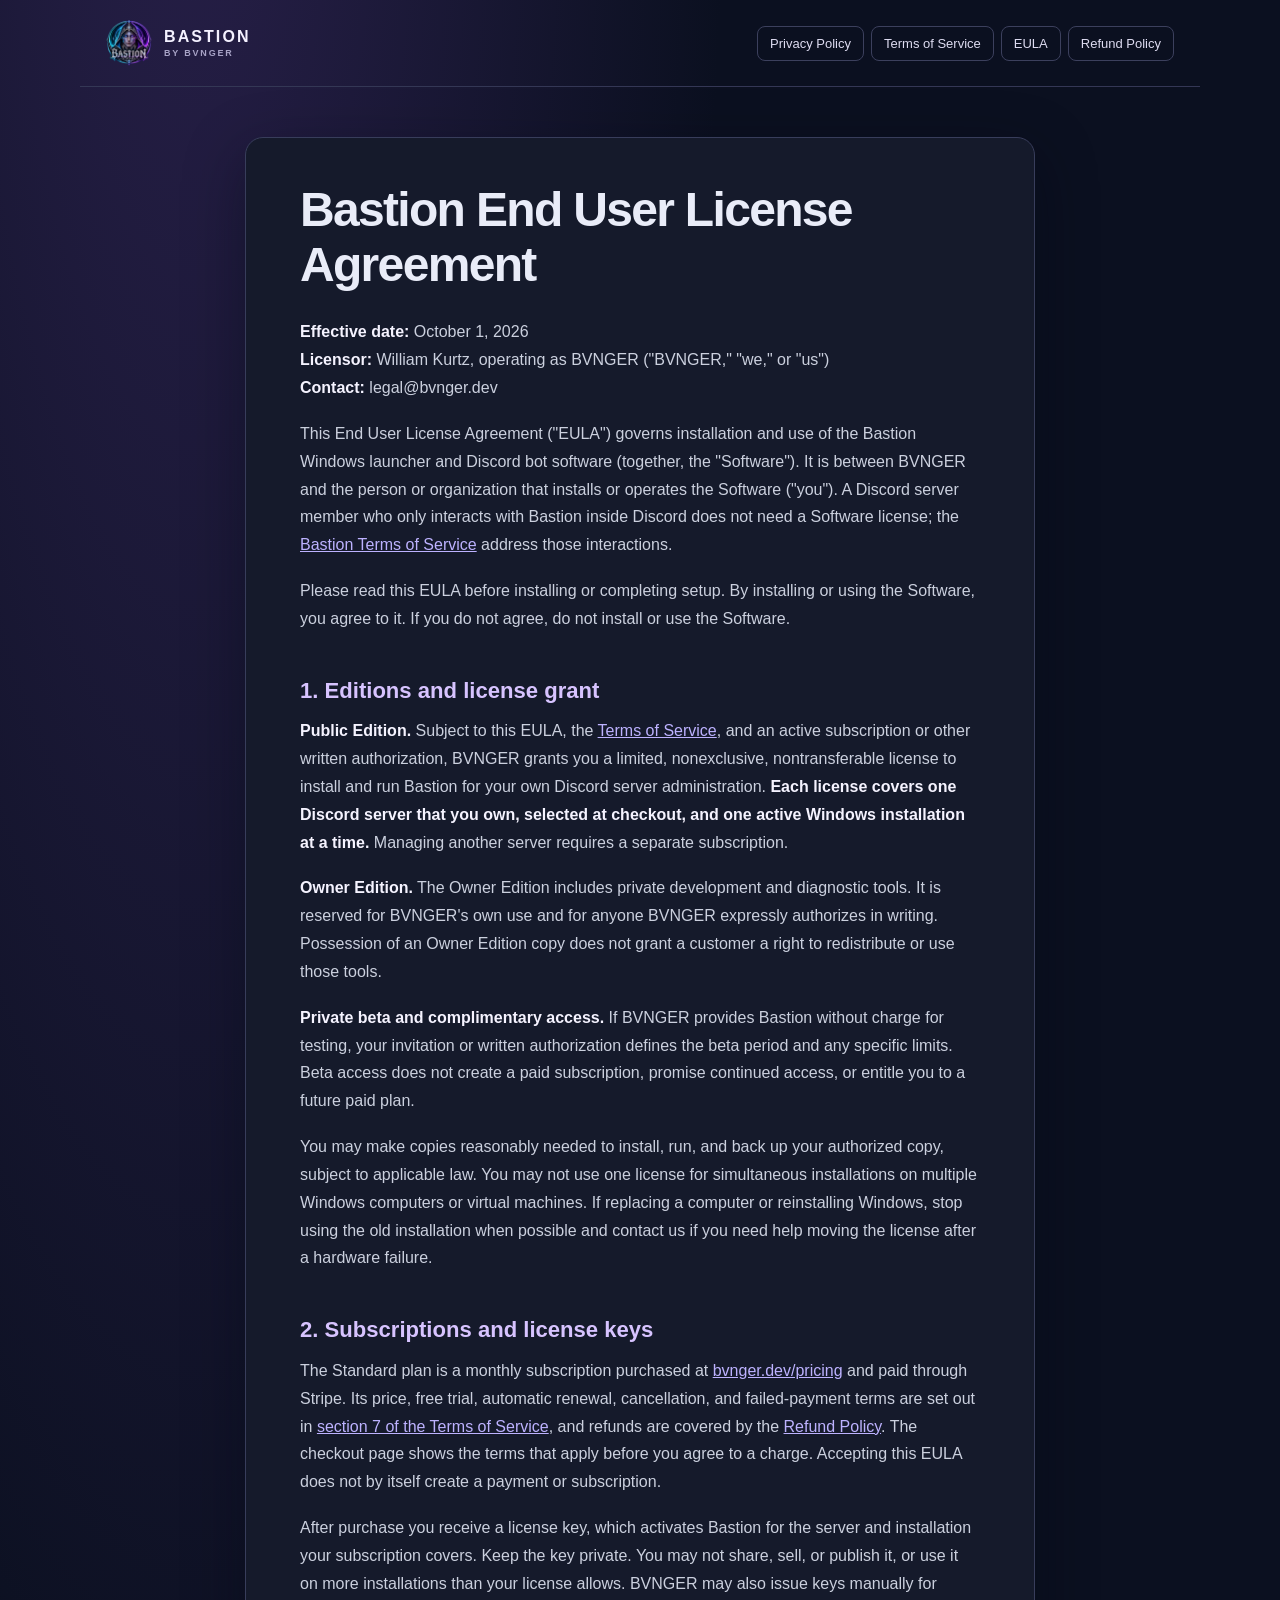
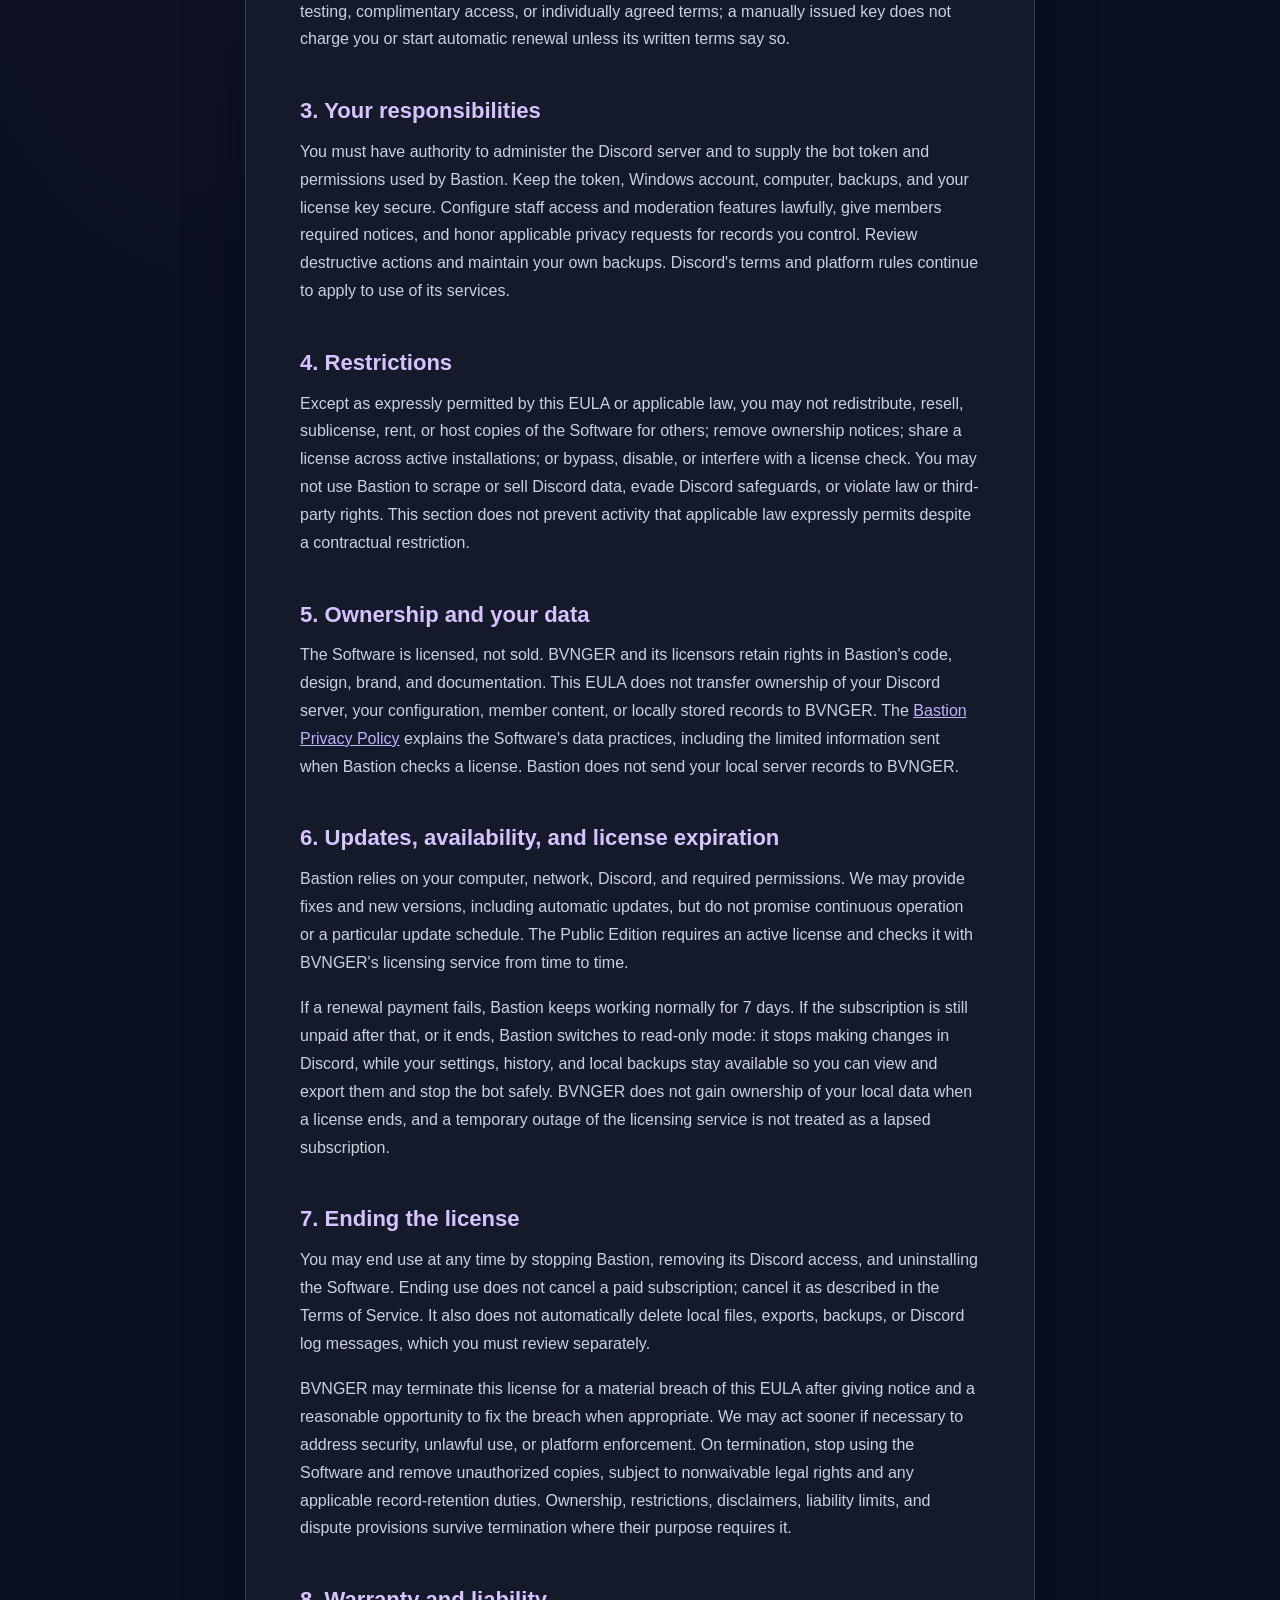
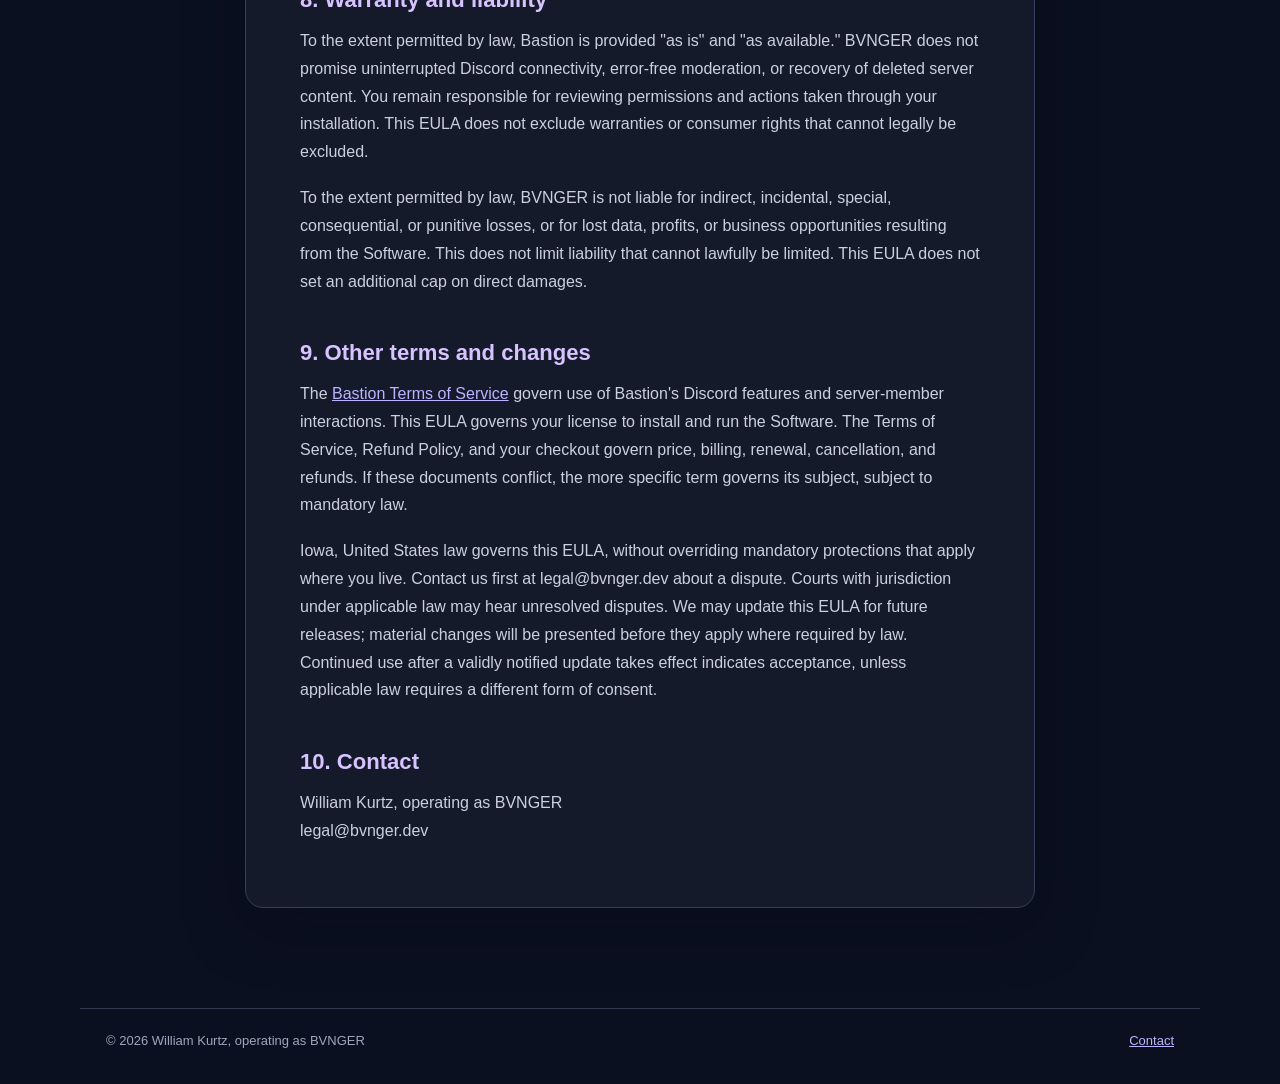
<file: eula/index.html>
<!doctype html><html lang="en"><head><meta charset="utf-8"><meta name="viewport" content="width=device-width,initial-scale=1"><meta name="description" content="License terms for installing Bastion on Windows."><meta name="theme-color" content="#0b1020"><title>EULA · Bastion</title><link rel="icon" href="/bastion/favicon.ico"><link rel="stylesheet" href="/bastion/styles.css"></head><body><header><a class="brand" href="/"><img src="/bastion/bastion.png" alt="Bastion emblem"><span>BASTION<small>BY BVNGER</small></span></a><nav aria-label="Legal documents"><a href="/privacy/">Privacy Policy</a><a href="/terms/">Terms of Service</a><a href="/eula/">EULA</a><a href="/refunds/">Refund Policy</a></nav></header><main><article class="document"><h1>Bastion End User License Agreement</h1>
<p><strong>Effective date:</strong> October 1, 2026<br> <strong>Licensor:</strong> William Kurtz, operating as BVNGER (&quot;BVNGER,&quot; &quot;we,&quot; or &quot;us&quot;)<br> <strong>Contact:</strong> legal@bvnger.dev</p>
<p>This End User License Agreement (&quot;EULA&quot;) governs installation and use of the Bastion Windows launcher and Discord bot software (together, the &quot;Software&quot;). It is between BVNGER and the person or organization that installs or operates the Software (&quot;you&quot;). A Discord server member who only interacts with Bastion inside Discord does not need a Software license; the <a href="/terms/">Bastion Terms of Service</a> address those interactions.</p>
<p>Please read this EULA before installing or completing setup. By installing or using the Software, you agree to it. If you do not agree, do not install or use the Software.</p>
<h2>1. Editions and license grant</h2>
<p><strong>Public Edition.</strong> Subject to this EULA, the <a href="/terms/">Terms of Service</a>, and an active subscription or other written authorization, BVNGER grants you a limited, nonexclusive, nontransferable license to install and run Bastion for your own Discord server administration. <strong>Each license covers one Discord server that you own, selected at checkout, and one active Windows installation at a time.</strong> Managing another server requires a separate subscription.</p>
<p><strong>Owner Edition.</strong> The Owner Edition includes private development and diagnostic tools. It is reserved for BVNGER's own use and for anyone BVNGER expressly authorizes in writing. Possession of an Owner Edition copy does not grant a customer a right to redistribute or use those tools.</p>
<p><strong>Private beta and complimentary access.</strong> If BVNGER provides Bastion without charge for testing, your invitation or written authorization defines the beta period and any specific limits. Beta access does not create a paid subscription, promise continued access, or entitle you to a future paid plan.</p>
<p>You may make copies reasonably needed to install, run, and back up your authorized copy, subject to applicable law. You may not use one license for simultaneous installations on multiple Windows computers or virtual machines. If replacing a computer or reinstalling Windows, stop using the old installation when possible and contact us if you need help moving the license after a hardware failure.</p>
<h2>2. Subscriptions and license keys</h2>
<p>The Standard plan is a monthly subscription purchased at <a href="/pricing/">bvnger.dev/pricing</a> and paid through Stripe. Its price, free trial, automatic renewal, cancellation, and failed-payment terms are set out in <a href="/terms/#billing">section 7 of the Terms of Service</a>, and refunds are covered by the <a href="/refunds/">Refund Policy</a>. The checkout page shows the terms that apply before you agree to a charge. Accepting this EULA does not by itself create a payment or subscription.</p>
<p>After purchase you receive a license key, which activates Bastion for the server and installation your subscription covers. Keep the key private. You may not share, sell, or publish it, or use it on more installations than your license allows. BVNGER may also issue keys manually for testing, complimentary access, or individually agreed terms; a manually issued key does not charge you or start automatic renewal unless its written terms say so.</p>
<h2>3. Your responsibilities</h2>
<p>You must have authority to administer the Discord server and to supply the bot token and permissions used by Bastion. Keep the token, Windows account, computer, backups, and your license key secure. Configure staff access and moderation features lawfully, give members required notices, and honor applicable privacy requests for records you control. Review destructive actions and maintain your own backups. Discord's terms and platform rules continue to apply to use of its services.</p>
<h2>4. Restrictions</h2>
<p>Except as expressly permitted by this EULA or applicable law, you may not redistribute, resell, sublicense, rent, or host copies of the Software for others; remove ownership notices; share a license across active installations; or bypass, disable, or interfere with a license check. You may not use Bastion to scrape or sell Discord data, evade Discord safeguards, or violate law or third-party rights. This section does not prevent activity that applicable law expressly permits despite a contractual restriction.</p>
<h2>5. Ownership and your data</h2>
<p>The Software is licensed, not sold. BVNGER and its licensors retain rights in Bastion's code, design, brand, and documentation. This EULA does not transfer ownership of your Discord server, your configuration, member content, or locally stored records to BVNGER. The <a href="/privacy/">Bastion Privacy Policy</a> explains the Software's data practices, including the limited information sent when Bastion checks a license. Bastion does not send your local server records to BVNGER.</p>
<h2>6. Updates, availability, and license expiration</h2>
<p>Bastion relies on your computer, network, Discord, and required permissions. We may provide fixes and new versions, including automatic updates, but do not promise continuous operation or a particular update schedule. The Public Edition requires an active license and checks it with BVNGER's licensing service from time to time.</p>
<p>If a renewal payment fails, Bastion keeps working normally for 7 days. If the subscription is still unpaid after that, or it ends, Bastion switches to read-only mode: it stops making changes in Discord, while your settings, history, and local backups stay available so you can view and export them and stop the bot safely. BVNGER does not gain ownership of your local data when a license ends, and a temporary outage of the licensing service is not treated as a lapsed subscription.</p>
<h2>7. Ending the license</h2>
<p>You may end use at any time by stopping Bastion, removing its Discord access, and uninstalling the Software. Ending use does not cancel a paid subscription; cancel it as described in the Terms of Service. It also does not automatically delete local files, exports, backups, or Discord log messages, which you must review separately.</p>
<p>BVNGER may terminate this license for a material breach of this EULA after giving notice and a reasonable opportunity to fix the breach when appropriate. We may act sooner if necessary to address security, unlawful use, or platform enforcement. On termination, stop using the Software and remove unauthorized copies, subject to nonwaivable legal rights and any applicable record-retention duties. Ownership, restrictions, disclaimers, liability limits, and dispute provisions survive termination where their purpose requires it.</p>
<h2>8. Warranty and liability</h2>
<p>To the extent permitted by law, Bastion is provided &quot;as is&quot; and &quot;as available.&quot; BVNGER does not promise uninterrupted Discord connectivity, error-free moderation, or recovery of deleted server content. You remain responsible for reviewing permissions and actions taken through your installation. This EULA does not exclude warranties or consumer rights that cannot legally be excluded.</p>
<p>To the extent permitted by law, BVNGER is not liable for indirect, incidental, special, consequential, or punitive losses, or for lost data, profits, or business opportunities resulting from the Software. This does not limit liability that cannot lawfully be limited. This EULA does not set an additional cap on direct damages.</p>
<h2>9. Other terms and changes</h2>
<p>The <a href="/terms/">Bastion Terms of Service</a> govern use of Bastion's Discord features and server-member interactions. This EULA governs your license to install and run the Software. The Terms of Service, Refund Policy, and your checkout govern price, billing, renewal, cancellation, and refunds. If these documents conflict, the more specific term governs its subject, subject to mandatory law.</p>
<p>Iowa, United States law governs this EULA, without overriding mandatory protections that apply where you live. Contact us first at legal@bvnger.dev about a dispute. Courts with jurisdiction under applicable law may hear unresolved disputes. We may update this EULA for future releases; material changes will be presented before they apply where required by law. Continued use after a validly notified update takes effect indicates acceptance, unless applicable law requires a different form of consent.</p>
<h2>10. Contact</h2>
<p>William Kurtz, operating as BVNGER<br> legal@bvnger.dev</p></article></main><footer><span>© 2026 William Kurtz, operating as BVNGER</span><a href="mailto:legal@bvnger.dev">Contact</a></footer></body></html>
</file>
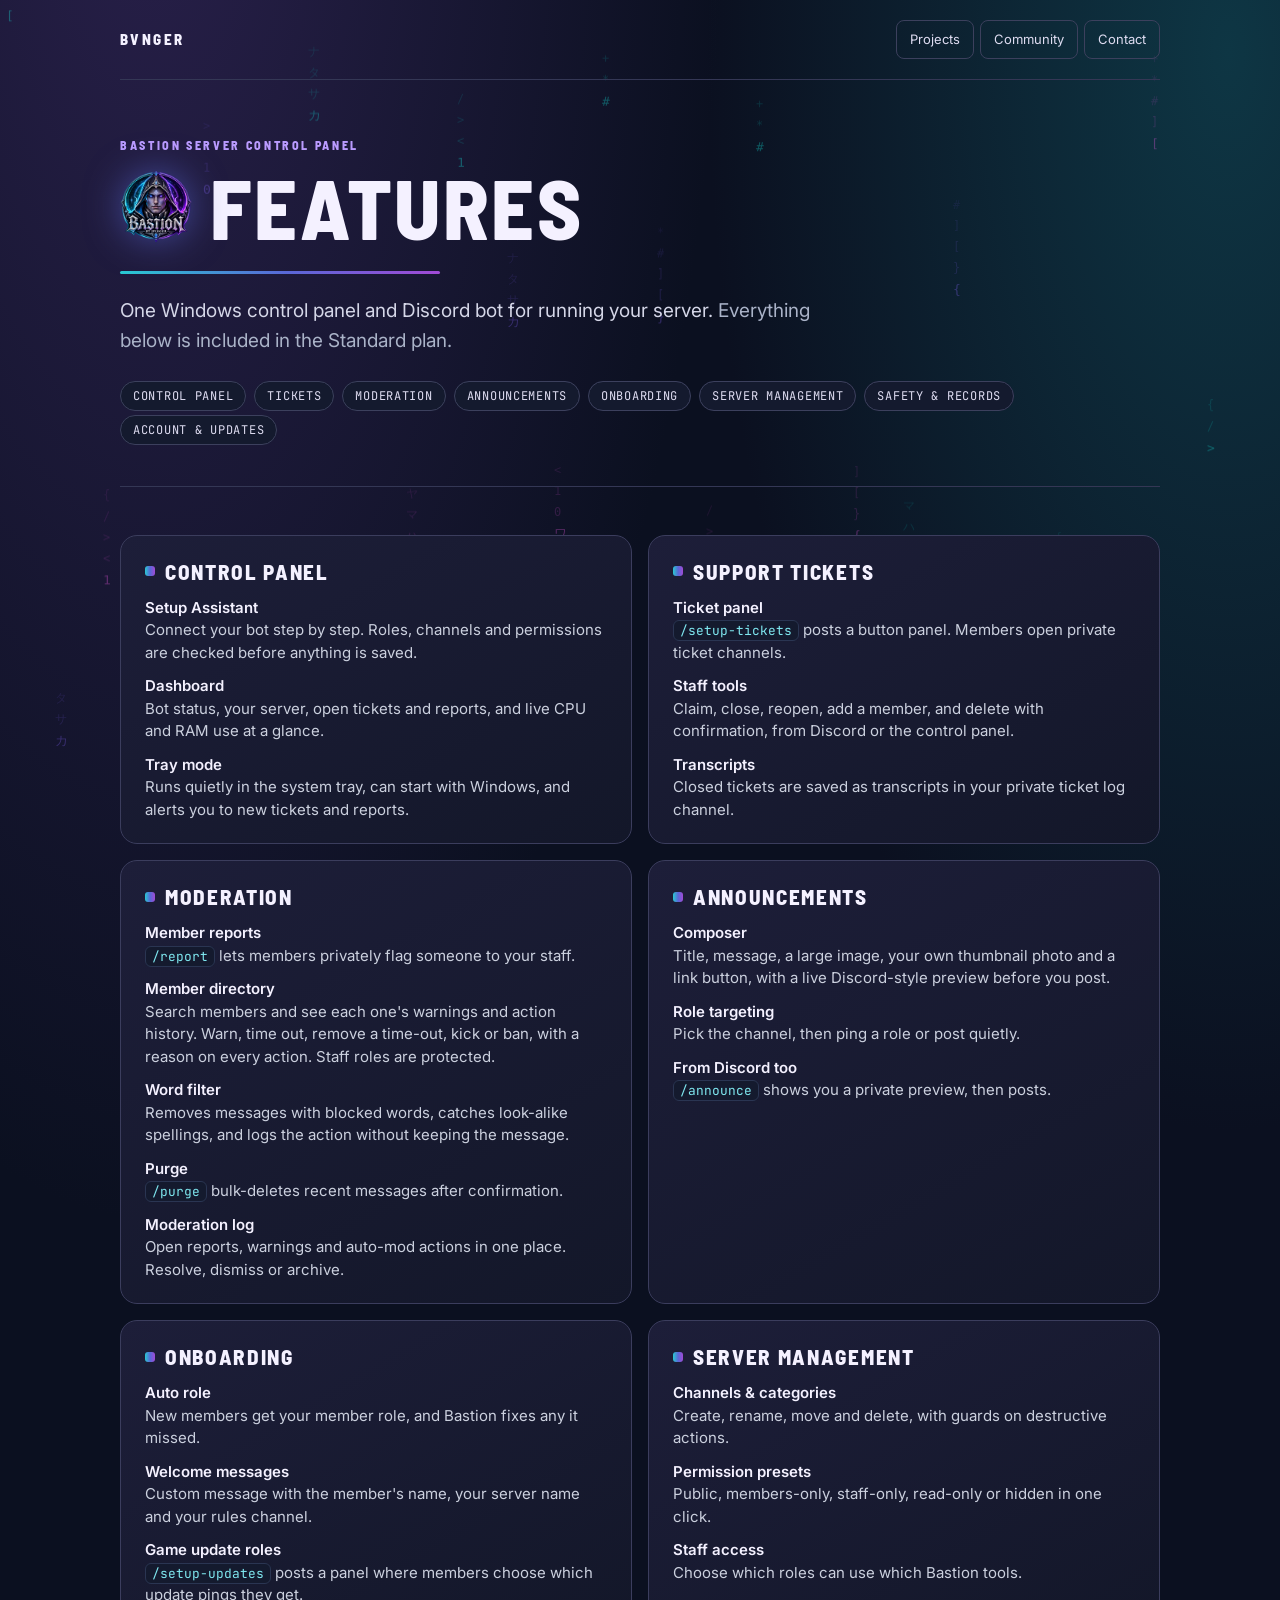
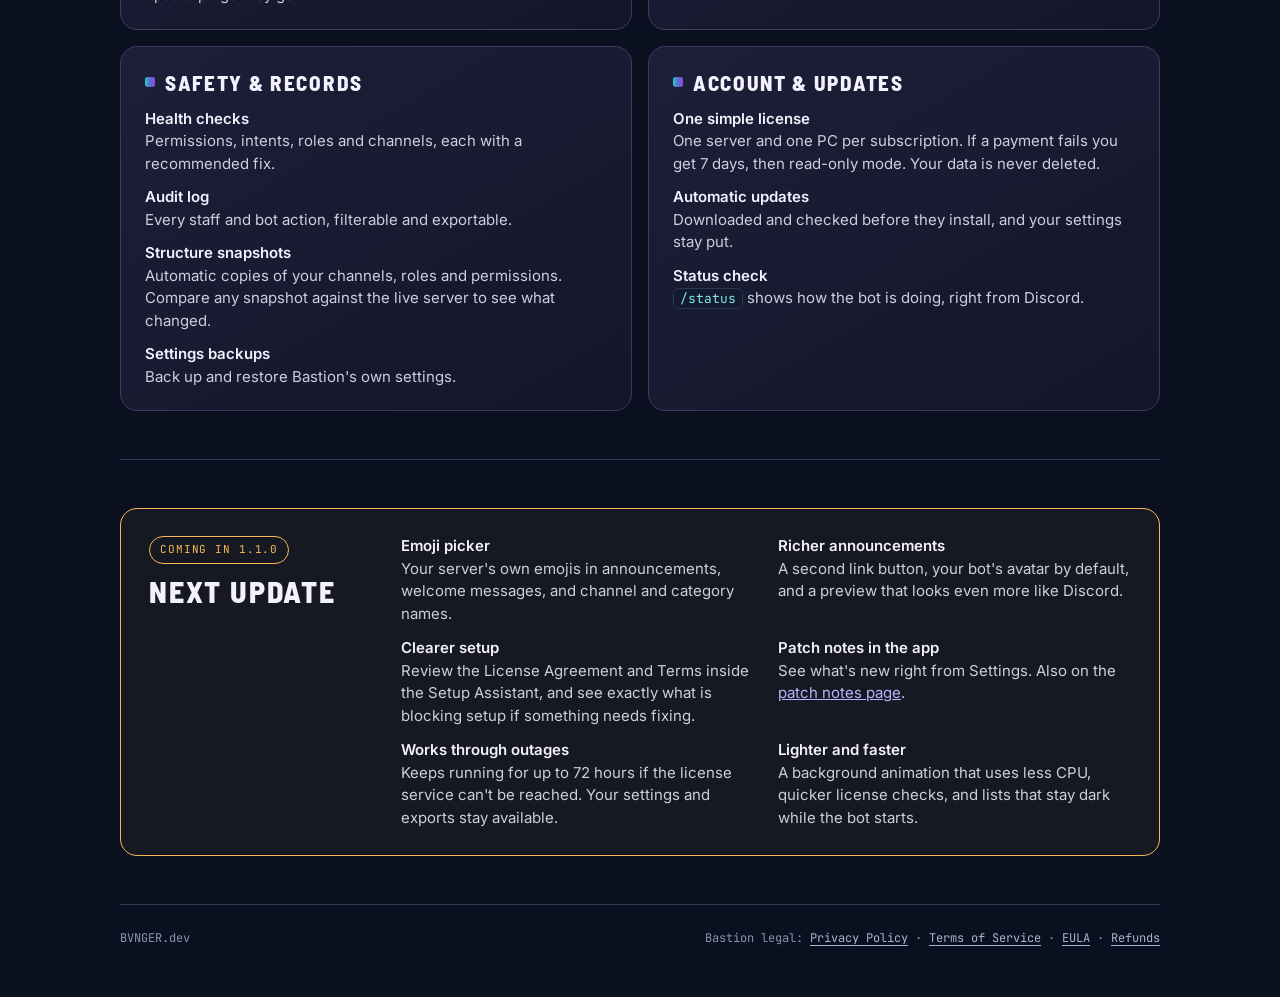
<file: features/index.html>
<!doctype html>
<html lang="en">
<head>
<meta charset="utf-8">
<meta name="viewport" content="width=device-width, initial-scale=1">
<title>Bastion Features · BVNGER.dev</title>
<meta name="description" content="Everything Bastion does: tickets, moderation, announcements, onboarding, server management, health checks, snapshots and more.">
<meta property="og:type" content="website">
<meta property="og:site_name" content="BVNGER.dev">
<meta property="og:title" content="Bastion Features · BVNGER.dev">
<meta property="og:description" content="Everything Bastion does, in one Windows control panel and Discord bot.">
<meta property="og:url" content="https://bvnger.dev/features/">
<meta property="og:image" content="https://bvnger.dev/bvnger-preview.png">
<meta name="twitter:card" content="summary_large_image">
<meta name="theme-color" content="#0b1020">
<link rel="icon" href="/bastion/favicon.ico">
<link rel="preconnect" href="https://fonts.googleapis.com">
<link rel="preconnect" href="https://fonts.gstatic.com" crossorigin>
<link rel="stylesheet" href="https://fonts.googleapis.com/css2?family=Barlow+Semi+Condensed:wght@600;700;800&family=Inter:wght@400;500;600&family=JetBrains+Mono:wght@400;500&display=swap">
<style>
/* Same tokens and components as the home, pricing and download pages. */
:root{
  --bg:#0b1020;
  --glow-violet:#29204b;
  --glow-cyan:#0e3644;
  --panel:#101625;
  --card-a:#1d1e39;
  --card-b:#131729;
  --line:#2a3552;
  --line-soft:#343755;
  --line-card:#3b3d5d;
  --fg:#d5d7e8;
  --fg-strong:#f4f1ff;
  --muted:#aab3c8;
  --dim:#8993aa;
  --cyan:#29c9d2;
  --cyan-hi:#7fe8f0;
  --indigo:#5968d7;
  --violet:#a14ad6;
  --link:#bdb2ff;
  --amber:#f5b957;
  --teal:#39dccf;
  --ink:#06222b;
  --brand-gradient:linear-gradient(90deg,#29c9d2 0%,#5968d7 52%,#a14ad6 100%);
  --font-display:"Barlow Semi Condensed","Bahnschrift","Arial Narrow",sans-serif;
  --font-body:Inter,"Segoe UI",system-ui,-apple-system,sans-serif;
  --font-mono:"JetBrains Mono",ui-monospace,Cascadia Mono,Consolas,monospace;
  color-scheme:dark;
}
*{box-sizing:border-box}
html{scrollbar-color:#5968d7 #0a0f1c}
body{
  margin:0;min-height:100vh;
  background:
    radial-gradient(ellipse at 12% -8%,var(--glow-violet) 0,transparent 36%),
    radial-gradient(ellipse at 96% 2%,var(--glow-cyan) 0,transparent 30%),
    var(--bg);
  background-color:var(--bg);
  color:var(--fg);font-family:var(--font-body);font-size:16px;line-height:1.6;
  padding-inline:20px;padding-block:0 48px;
}
::-webkit-scrollbar{width:12px;height:12px}
::-webkit-scrollbar-track{background:#0a0f1c;border:1px solid #25304a;border-radius:6px}
::-webkit-scrollbar-thumb{background:linear-gradient(180deg,#29c9d2,#5968d7 52%,#a14ad6);border:1px solid #536b9c;border-radius:6px}
::selection{background:#5968d7;color:#fff}
.wrap{max-width:1040px;margin-inline:auto}
a{color:var(--link)}
a:hover{color:#e2dcff}
:focus-visible{outline:2px solid var(--cyan);outline-offset:3px}
code{font-family:var(--font-mono);font-size:.86em;color:var(--cyan-hi);background:#141a2e;border:1px solid var(--line);border-radius:6px;padding:1px 6px;white-space:nowrap}

header.top{
  display:flex;justify-content:space-between;align-items:center;gap:16px;flex-wrap:wrap;
  padding-block:20px;border-bottom:1px solid var(--line-soft);
}
.brand-mini{font-family:var(--font-display);font-weight:800;letter-spacing:.16em;color:var(--fg-strong);text-decoration:none;font-size:15px}
header.top nav{display:flex;gap:6px;flex-wrap:wrap}
header.top nav a{
  border:1px solid #3c405d;border-radius:8px;padding:8px 13px;text-decoration:none;
  font-size:13px;color:#dedcf1;
}
header.top nav a:hover{background:#292744;color:#fff}

.hero{padding-block:56px 44px;border-bottom:1px solid var(--line-soft)}
.eyebrow{
  font-family:var(--font-display);font-weight:800;font-size:12px;letter-spacing:.22em;
  color:#ba9bff;margin:0 0 14px;text-transform:uppercase;
}
.title{display:flex;align-items:center;gap:12px 18px;flex-wrap:wrap}
.emblem{width:72px;height:72px;object-fit:contain;flex:none;filter:drop-shadow(0 0 18px #5968d799)}
h1{
  font-family:var(--font-display);font-weight:800;text-transform:uppercase;
  font-size:clamp(44px,7vw,84px);line-height:.9;letter-spacing:.03em;margin:0;color:var(--fg-strong);
}
.rule{height:3px;width:min(320px,60%);background:var(--brand-gradient);border-radius:2px;margin:26px 0 0}
.lede{max-width:60ch;margin:22px 0 0;font-size:19px;color:var(--fg)}
.lede span{color:var(--muted)}
.jump{display:flex;flex-wrap:wrap;gap:8px;margin:26px 0 0;padding:0;list-style:none}
.jump a{
  font-family:var(--font-mono);font-size:12px;letter-spacing:.06em;text-transform:uppercase;text-decoration:none;
  color:#dedcf1;border:1px solid #3c405d;border-radius:999px;padding:6px 12px;background:#141a2e;
}
.jump a:hover{border-color:var(--cyan);color:#fff}

.features{padding-block:48px;border-bottom:1px solid var(--line-soft);display:grid;grid-template-columns:repeat(2,minmax(0,1fr));gap:16px}
.group{
  padding:24px 24px 22px;border:1px solid var(--line-card);border-radius:17px;
  background:linear-gradient(150deg,var(--card-a),var(--card-b));min-width:0;scroll-margin-top:20px;
}
.group h2{
  display:flex;align-items:center;gap:10px;
  font-family:var(--font-display);font-weight:800;text-transform:uppercase;letter-spacing:.08em;
  font-size:21px;line-height:1.1;margin:0 0 14px;color:var(--fg-strong);
}
.group h2::before{content:"";width:10px;height:10px;border-radius:3px;background:var(--brand-gradient);flex:none}
.list{list-style:none;margin:0;padding:0;display:grid;gap:11px}
.list li{color:#cbd0de;font-size:15px;line-height:1.5}
.list strong{display:block;color:var(--fg-strong);font-weight:600;font-size:15px}

.next{padding-block:48px;border-bottom:1px solid var(--line-soft)}
.next-card{
  padding:26px 28px;border:1px solid var(--amber);border-radius:17px;background:#f5b9570d;
  display:grid;grid-template-columns:minmax(0,220px) minmax(0,1fr);gap:16px 32px;align-items:start;
}
.tag{
  display:inline-block;font-family:var(--font-mono);font-size:11px;letter-spacing:.08em;text-transform:uppercase;
  padding:4px 10px;border:1px solid currentColor;border-radius:999px;white-space:nowrap;color:var(--amber);
}
.next h2{
  font-family:var(--font-display);font-weight:800;text-transform:uppercase;letter-spacing:.06em;
  font-size:30px;line-height:1.05;margin:12px 0 0;color:var(--fg-strong);
}
.next .list{grid-template-columns:repeat(2,minmax(0,1fr));gap:12px 24px}

.cta{padding-block:40px;display:flex;justify-content:space-between;align-items:center;gap:18px 32px;flex-wrap:wrap;border-bottom:1px solid var(--line-soft)}
.cta p{margin:0;color:var(--muted);max-width:52ch}
.cta p strong{color:var(--fg-strong);font-weight:600}
.links{display:flex;gap:10px;flex-wrap:wrap}
.btn{
  display:inline-flex;justify-content:center;align-items:center;
  font-family:var(--font-mono);font-size:14px;text-decoration:none;color:#dedcf1;
  padding:13px 20px;border:1px solid #3c405d;border-radius:10px;background:#141a2e;white-space:nowrap;
}
.btn:hover{background:#292744;border-color:var(--cyan);color:#fff}
.btn.primary{background:var(--cyan);color:var(--ink);border-color:var(--cyan);font-weight:500}
.btn.primary:hover{background:var(--cyan-hi);border-color:var(--cyan-hi);color:var(--ink)}
/* Cut-corner buttons with a glow behind them, the same as the home page. The button itself has no background;
   its shape is drawn by a ::before layer with two corners clipped off, and the glow follows that clipped shape. */
.btn{
  position:relative;z-index:0;isolation:isolate;border:0;border-radius:0;background:none;padding:12px 26px;color:var(--fg-strong);
  font-family:var(--font-display);font-weight:700;font-size:16px;letter-spacing:.08em;text-transform:uppercase;
}
.btn::before{
  content:"";position:absolute;inset:0;z-index:-1;background:#2a2e3a;
  clip-path:polygon(12px 0,100% 0,100% calc(100% - 12px),calc(100% - 12px) 100%,0 100%,0 12px);
}
.btn:hover{background:none;color:#fff}
.btn:hover::before{background:#363b4a}
.btn.primary{background:none;color:var(--ink);font-weight:700;box-shadow:none;filter:drop-shadow(0 0 14px #29c9d2b3)}
.btn.primary::before{background:var(--cyan)}
.btn.primary:hover{background:none;color:var(--ink);filter:drop-shadow(0 0 20px #29c9d2)}
.btn.primary:hover::before{background:var(--cyan-hi)}

footer{
  padding-top:24px;font-family:var(--font-mono);font-size:12px;color:var(--dim);
  display:flex;justify-content:space-between;gap:12px 16px;flex-wrap:wrap;
}
footer .legal a{color:var(--muted);text-decoration:underline;text-underline-offset:3px}
footer .legal a:hover{color:var(--cyan-hi)}

@media (max-width:760px){
  .hero{padding-block:38px 34px}
  .emblem{width:56px;height:56px}
  .features{grid-template-columns:minmax(0,1fr);padding-block:36px}
  .group{padding:20px 18px}
  .next-card{grid-template-columns:minmax(0,1fr);padding:22px 18px}
  .next .list{grid-template-columns:minmax(0,1fr)}
}
@media (prefers-reduced-motion:no-preference){
  .btn,.jump a,header.top nav a{transition:border-color .15s,background-color .15s}
}
</style>
</head>
<body>
<div class="wrap">
  <header class="top">
    <a class="brand-mini" href="/">BVNGER</a>
    <nav aria-label="Site">
      <a href="/#projects">Projects</a>
      <!-- Hidden while Bastion is reworked: <a href="/pricing/">Pricing</a> <a href="/download/">Download</a> -->
      <a href="/#community">Community</a>
      <a href="/#contact">Contact</a>
    </nav>
  </header>

  <div class="hero">
    <p class="eyebrow">Bastion Server Control Panel</p>
    <div class="title">
      <img class="emblem" src="/bastion/bastion.png" width="72" height="72" alt="Bastion emblem">
      <h1>Features</h1>
    </div>
    <div class="rule" aria-hidden="true"></div>
    <p class="lede">One Windows control panel and Discord bot for running your server. <span>Everything below is included in the Standard plan.</span></p>
    <ul class="jump" aria-label="Jump to a section">
      <li><a href="#control-panel">Control panel</a></li>
      <li><a href="#tickets">Tickets</a></li>
      <li><a href="#moderation">Moderation</a></li>
      <li><a href="#announcements">Announcements</a></li>
      <li><a href="#onboarding">Onboarding</a></li>
      <li><a href="#server">Server management</a></li>
      <li><a href="#safety">Safety &amp; records</a></li>
      <li><a href="#account">Account &amp; updates</a></li>
    </ul>
  </div>

  <div class="features">
    <section class="group" id="control-panel">
      <h2>Control panel</h2>
      <ul class="list">
        <li><strong>Setup Assistant</strong>Connect your bot step by step. Roles, channels and permissions are checked before anything is saved.</li>
        <li><strong>Dashboard</strong>Bot status, your server, open tickets and reports, and live CPU and RAM use at a glance.</li>
        <li><strong>Tray mode</strong>Runs quietly in the system tray, can start with Windows, and alerts you to new tickets and reports.</li>
      </ul>
    </section>

    <section class="group" id="tickets">
      <h2>Support tickets</h2>
      <ul class="list">
        <li><strong>Ticket panel</strong><code>/setup-tickets</code> posts a button panel. Members open private ticket channels.</li>
        <li><strong>Staff tools</strong>Claim, close, reopen, add a member, and delete with confirmation, from Discord or the control panel.</li>
        <li><strong>Transcripts</strong>Closed tickets are saved as transcripts in your private ticket log channel.</li>
      </ul>
    </section>

    <section class="group" id="moderation">
      <h2>Moderation</h2>
      <ul class="list">
        <li><strong>Member reports</strong><code>/report</code> lets members privately flag someone to your staff.</li>
        <li><strong>Member directory</strong>Search members and see each one's warnings and action history. Warn, time out, remove a time-out, kick or ban, with a reason on every action. Staff roles are protected.</li>
        <li><strong>Word filter</strong>Removes messages with blocked words, catches look-alike spellings, and logs the action without keeping the message.</li>
        <li><strong>Purge</strong><code>/purge</code> bulk-deletes recent messages after confirmation.</li>
        <li><strong>Moderation log</strong>Open reports, warnings and auto-mod actions in one place. Resolve, dismiss or archive.</li>
      </ul>
    </section>

    <section class="group" id="announcements">
      <h2>Announcements</h2>
      <ul class="list">
        <li><strong>Composer</strong>Title, message, a large image, your own thumbnail photo and a link button, with a live Discord-style preview before you post.</li>
        <li><strong>Role targeting</strong>Pick the channel, then ping a role or post quietly.</li>
        <li><strong>From Discord too</strong><code>/announce</code> shows you a private preview, then posts.</li>
      </ul>
    </section>

    <section class="group" id="onboarding">
      <h2>Onboarding</h2>
      <ul class="list">
        <li><strong>Auto role</strong>New members get your member role, and Bastion fixes any it missed.</li>
        <li><strong>Welcome messages</strong>Custom message with the member's name, your server name and your rules channel.</li>
        <li><strong>Game update roles</strong><code>/setup-updates</code> posts a panel where members choose which update pings they get.</li>
      </ul>
    </section>

    <section class="group" id="server">
      <h2>Server management</h2>
      <ul class="list">
        <li><strong>Channels &amp; categories</strong>Create, rename, move and delete, with guards on destructive actions.</li>
        <li><strong>Permission presets</strong>Public, members-only, staff-only, read-only or hidden in one click.</li>
        <li><strong>Staff access</strong>Choose which roles can use which Bastion tools.</li>
      </ul>
    </section>

    <section class="group" id="safety">
      <h2>Safety &amp; records</h2>
      <ul class="list">
        <li><strong>Health checks</strong>Permissions, intents, roles and channels, each with a recommended fix.</li>
        <li><strong>Audit log</strong>Every staff and bot action, filterable and exportable.</li>
        <li><strong>Structure snapshots</strong>Automatic copies of your channels, roles and permissions. Compare any snapshot against the live server to see what changed.</li>
        <li><strong>Settings backups</strong>Back up and restore Bastion's own settings.</li>
      </ul>
    </section>

    <section class="group" id="account">
      <h2>Account &amp; updates</h2>
      <ul class="list">
        <li><strong>One simple license</strong>One server and one PC per subscription. If a payment fails you get 7 days, then read-only mode. Your data is never deleted.</li>
        <li><strong>Automatic updates</strong>Downloaded and checked before they install, and your settings stay put.</li>
        <li><strong>Status check</strong><code>/status</code> shows how the bot is doing, right from Discord.</li>
      </ul>
    </section>
  </div>

  <section class="next" aria-labelledby="next-title">
    <div class="next-card">
      <div>
        <span class="tag">Coming in 1.1.0</span>
        <h2 id="next-title">Next update</h2>
      </div>
      <ul class="list">
        <li><strong>Emoji picker</strong>Your server's own emojis in announcements, welcome messages, and channel and category names.</li>
        <li><strong>Richer announcements</strong>A second link button, your bot's avatar by default, and a preview that looks even more like Discord.</li>
        <li><strong>Clearer setup</strong>Review the License Agreement and Terms inside the Setup Assistant, and see exactly what is blocking setup if something needs fixing.</li>
        <li><strong>Patch notes in the app</strong>See what's new right from Settings. Also on the <a href="/patch-notes/">patch notes page</a>.</li>
        <li><strong>Works through outages</strong>Keeps running for up to 72 hours if the license service can't be reached. Your settings and exports stay available.</li>
        <li><strong>Lighter and faster</strong>A background animation that uses less CPU, quicker license checks, and lists that stay dark while the bot starts.</li>
      </ul>
    </div>
  </section>

  <!-- Hidden while Bastion is reworked (pricing and download are switched off):
  <div class="cta">
    <p><strong>$4.99/month</strong> plus tax where applicable, with a 7-day free trial. Cancel anytime.</p>
    <div class="links">
      <a class="btn primary" href="/pricing/">Start free trial</a>
      <a class="btn" href="/download/">Download</a>
    </div>
  </div>
  -->

  <footer>
    <span>BVNGER.dev</span>
    <span class="legal">Bastion legal: <a href="/privacy/">Privacy Policy</a> · <a href="/terms/">Terms of Service</a> · <a href="/eula/">EULA</a> · <a href="/refunds/">Refunds</a></span>
  </footer>
</div>
<script src="/rain.js" defer></script>
</body>
</html>
</file>
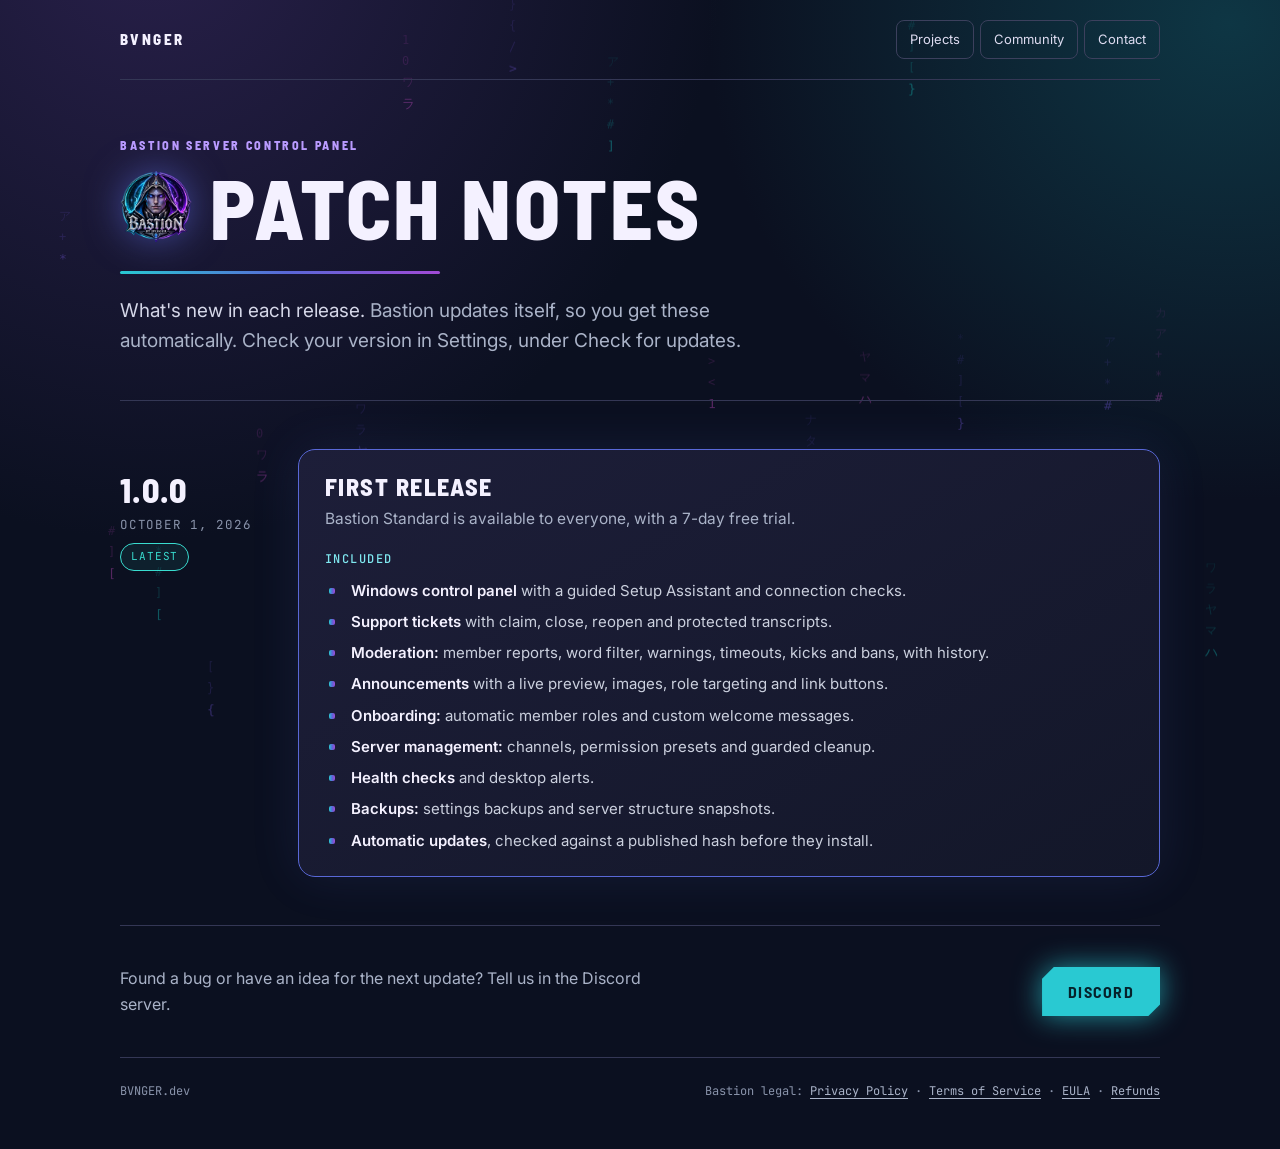
<file: patch-notes/index.html>
<!doctype html>
<html lang="en">
<head>
<meta charset="utf-8">
<meta name="viewport" content="width=device-width, initial-scale=1">
<title>Bastion Patch Notes · BVNGER.dev</title>
<meta name="description" content="What's new in each Bastion release.">
<meta property="og:type" content="website">
<meta property="og:site_name" content="BVNGER.dev">
<meta property="og:title" content="Bastion Patch Notes · BVNGER.dev">
<meta property="og:description" content="What's new in each Bastion release.">
<meta property="og:url" content="https://bvnger.dev/patch-notes/">
<meta property="og:image" content="https://bvnger.dev/bvnger-preview.png">
<meta name="twitter:card" content="summary_large_image">
<meta name="theme-color" content="#0b1020">
<link rel="icon" href="/bastion/favicon.ico">
<link rel="preconnect" href="https://fonts.googleapis.com">
<link rel="preconnect" href="https://fonts.gstatic.com" crossorigin>
<link rel="stylesheet" href="https://fonts.googleapis.com/css2?family=Barlow+Semi+Condensed:wght@600;700;800&family=Inter:wght@400;500;600&family=JetBrains+Mono:wght@400;500&display=swap">
<style>
/* Same tokens and components as the home, pricing and download pages. */
:root{
  --bg:#0b1020;
  --glow-violet:#29204b;
  --glow-cyan:#0e3644;
  --panel:#101625;
  --card-a:#1d1e39;
  --card-b:#131729;
  --line:#2a3552;
  --line-soft:#343755;
  --line-card:#3b3d5d;
  --fg:#d5d7e8;
  --fg-strong:#f4f1ff;
  --muted:#aab3c8;
  --dim:#8993aa;
  --cyan:#29c9d2;
  --cyan-hi:#7fe8f0;
  --indigo:#5968d7;
  --violet:#a14ad6;
  --link:#bdb2ff;
  --amber:#f5b957;
  --teal:#39dccf;
  --ink:#06222b;
  --brand-gradient:linear-gradient(90deg,#29c9d2 0%,#5968d7 52%,#a14ad6 100%);
  --font-display:"Barlow Semi Condensed","Bahnschrift","Arial Narrow",sans-serif;
  --font-body:Inter,"Segoe UI",system-ui,-apple-system,sans-serif;
  --font-mono:"JetBrains Mono",ui-monospace,Cascadia Mono,Consolas,monospace;
  color-scheme:dark;
}
*{box-sizing:border-box}
html{scrollbar-color:#5968d7 #0a0f1c}
body{
  margin:0;min-height:100vh;
  background:
    radial-gradient(ellipse at 12% -8%,var(--glow-violet) 0,transparent 36%),
    radial-gradient(ellipse at 96% 2%,var(--glow-cyan) 0,transparent 30%),
    var(--bg);
  background-color:var(--bg);
  color:var(--fg);font-family:var(--font-body);font-size:16px;line-height:1.6;
  padding-inline:20px;padding-block:0 48px;
}
::-webkit-scrollbar{width:12px;height:12px}
::-webkit-scrollbar-track{background:#0a0f1c;border:1px solid #25304a;border-radius:6px}
::-webkit-scrollbar-thumb{background:linear-gradient(180deg,#29c9d2,#5968d7 52%,#a14ad6);border:1px solid #536b9c;border-radius:6px}
::selection{background:#5968d7;color:#fff}
.wrap{max-width:1040px;margin-inline:auto}
a{color:var(--link)}
a:hover{color:#e2dcff}
:focus-visible{outline:2px solid var(--cyan);outline-offset:3px}

header.top{
  display:flex;justify-content:space-between;align-items:center;gap:16px;flex-wrap:wrap;
  padding-block:20px;border-bottom:1px solid var(--line-soft);
}
.brand-mini{font-family:var(--font-display);font-weight:800;letter-spacing:.16em;color:var(--fg-strong);text-decoration:none;font-size:15px}
header.top nav{display:flex;gap:6px;flex-wrap:wrap}
header.top nav a{
  border:1px solid #3c405d;border-radius:8px;padding:8px 13px;text-decoration:none;
  font-size:13px;color:#dedcf1;
}
header.top nav a:hover{background:#292744;color:#fff}

.hero{padding-block:56px 44px;border-bottom:1px solid var(--line-soft)}
.eyebrow{
  font-family:var(--font-display);font-weight:800;font-size:12px;letter-spacing:.22em;
  color:#ba9bff;margin:0 0 14px;text-transform:uppercase;
}
.title{display:flex;align-items:center;gap:12px 18px;flex-wrap:wrap}
.emblem{width:72px;height:72px;object-fit:contain;flex:none;filter:drop-shadow(0 0 18px #5968d799)}
h1{
  font-family:var(--font-display);font-weight:800;text-transform:uppercase;
  font-size:clamp(44px,7vw,84px);line-height:.9;letter-spacing:.03em;margin:0;color:var(--fg-strong);
}
.rule{height:3px;width:min(320px,60%);background:var(--brand-gradient);border-radius:2px;margin:26px 0 0}
.lede{max-width:58ch;margin:22px 0 0;font-size:19px;color:var(--fg)}
.lede span{color:var(--muted)}

/* Release timeline: a rail down the left, one card per version, newest first. */
.releases{list-style:none;margin:0;padding:48px 0;display:grid;gap:22px;border-bottom:1px solid var(--line-soft)}
.release{position:relative;display:grid;grid-template-columns:150px minmax(0,1fr);gap:16px 28px}
.release-meta{padding-top:24px;display:grid;gap:8px;align-content:start;justify-items:start}
.version{
  font-family:var(--font-display);font-weight:800;font-size:34px;line-height:1;letter-spacing:.04em;
  color:var(--fg-strong);
}
.date{font-family:var(--font-mono);font-size:12.5px;color:var(--dim);letter-spacing:.06em;text-transform:uppercase}
.tag{
  font-family:var(--font-mono);font-size:11px;letter-spacing:.08em;text-transform:uppercase;
  padding:4px 10px;border:1px solid currentColor;border-radius:999px;white-space:nowrap;
}
.tag.latest{color:var(--teal);background:#39dccf14}
.notes{
  padding:24px 26px;border:1px solid var(--line-card);border-radius:17px;
  background:linear-gradient(150deg,var(--card-a),var(--card-b));min-width:0;
}
.release.current .notes{border-color:#5968d7;box-shadow:0 0 50px #5968d71f}
.notes h2{
  font-family:var(--font-display);font-weight:800;text-transform:uppercase;letter-spacing:.06em;
  font-size:24px;line-height:1.1;margin:0 0 6px;color:var(--fg-strong);text-wrap:balance;
}
.summary{margin:0 0 18px;color:var(--muted);font-size:15.5px;max-width:62ch}
.group + .group{margin-top:18px;padding-top:16px;border-top:1px solid var(--line)}
.group h3{
  font-family:var(--font-mono);font-weight:500;font-size:12px;letter-spacing:.12em;text-transform:uppercase;
  margin:0 0 10px;color:#ba9bff;
}
.group.new h3{color:var(--cyan-hi)}
.group.fixed h3{color:var(--amber)}
.changes{list-style:none;margin:0;padding:0;display:grid;gap:8px}
.changes li{display:grid;grid-template-columns:16px minmax(0,1fr);gap:10px;color:#cbd0de;font-size:15px;line-height:1.55}
.changes li::before{content:"";width:6px;height:6px;margin-top:9px;margin-left:4px;border-radius:2px;background:var(--brand-gradient)}
.changes strong{color:var(--fg-strong);font-weight:600}

.cta{padding-block:40px;display:flex;justify-content:space-between;align-items:center;gap:18px 32px;flex-wrap:wrap;border-bottom:1px solid var(--line-soft)}
.cta p{margin:0;color:var(--muted);max-width:56ch}
.links{display:flex;gap:10px;flex-wrap:wrap}
.btn{
  display:inline-flex;justify-content:center;align-items:center;
  font-family:var(--font-mono);font-size:14px;text-decoration:none;color:#dedcf1;
  padding:13px 20px;border:1px solid #3c405d;border-radius:10px;background:#141a2e;white-space:nowrap;
}
.btn:hover{background:#292744;border-color:var(--cyan);color:#fff}
.btn.primary{background:var(--cyan);color:var(--ink);border-color:var(--cyan);font-weight:500}
.btn.primary:hover{background:var(--cyan-hi);border-color:var(--cyan-hi);color:var(--ink)}
/* Cut-corner buttons with a glow behind them, the same as the home page. The button itself has no background;
   its shape is drawn by a ::before layer with two corners clipped off, and the glow follows that clipped shape. */
.btn{
  position:relative;z-index:0;isolation:isolate;border:0;border-radius:0;background:none;padding:12px 26px;color:var(--fg-strong);
  font-family:var(--font-display);font-weight:700;font-size:16px;letter-spacing:.08em;text-transform:uppercase;
}
.btn::before{
  content:"";position:absolute;inset:0;z-index:-1;background:#2a2e3a;
  clip-path:polygon(12px 0,100% 0,100% calc(100% - 12px),calc(100% - 12px) 100%,0 100%,0 12px);
}
.btn:hover{background:none;color:#fff}
.btn:hover::before{background:#363b4a}
.btn.primary{background:none;color:var(--ink);font-weight:700;box-shadow:none;filter:drop-shadow(0 0 14px #29c9d2b3)}
.btn.primary::before{background:var(--cyan)}
.btn.primary:hover{background:none;color:var(--ink);filter:drop-shadow(0 0 20px #29c9d2)}
.btn.primary:hover::before{background:var(--cyan-hi)}

footer{
  padding-top:24px;font-family:var(--font-mono);font-size:12px;color:var(--dim);
  display:flex;justify-content:space-between;gap:12px 16px;flex-wrap:wrap;
}
footer .legal a{color:var(--muted);text-decoration:underline;text-underline-offset:3px}
footer .legal a:hover{color:var(--cyan-hi)}

@media (max-width:760px){
  .hero{padding-block:38px 34px}
  .emblem{width:56px;height:56px}
  .releases{padding-block:36px}
  .release{grid-template-columns:minmax(0,1fr);gap:12px}
  .release-meta{padding-top:0;grid-auto-flow:column;align-items:center;justify-content:start;gap:12px}
  .version{font-size:28px}
  .notes{padding:20px 18px}
}
@media (prefers-reduced-motion:no-preference){
  .btn,header.top nav a{transition:border-color .15s,background-color .15s}
}
</style>
</head>
<body>
<div class="wrap">
  <header class="top">
    <a class="brand-mini" href="/">BVNGER</a>
    <nav aria-label="Site">
      <a href="/#projects">Projects</a>
      <!-- Hidden while Bastion is reworked: <a href="/pricing/">Pricing</a> <a href="/download/">Download</a> -->
      <a href="/#community">Community</a>
      <a href="/#contact">Contact</a>
    </nav>
  </header>

  <div class="hero">
    <p class="eyebrow">Bastion Server Control Panel</p>
    <div class="title">
      <img class="emblem" src="/bastion/bastion.png" width="72" height="72" alt="Bastion emblem">
      <h1>Patch Notes</h1>
    </div>
    <div class="rule" aria-hidden="true"></div>
    <p class="lede">What's new in each release. <span>Bastion updates itself, so you get these automatically. Check your version in Settings, under Check for updates.</span></p>
  </div>

  <!-- Newest release first. Mark the newest with class "current" and the Latest tag. -->
  <ol class="releases" reversed>
    <li class="release current" id="v1.0.0">
      <div class="release-meta">
        <span class="version">1.0.0</span>
        <span class="date">October 1, 2026</span>
        <span class="tag latest">Latest</span>
      </div>
      <article class="notes">
        <h2>First release</h2>
        <p class="summary">Bastion Standard is available to everyone, with a 7-day free trial.</p>
        <div class="group new">
          <h3>Included</h3>
          <ul class="changes">
            <li><span><strong>Windows control panel</strong> with a guided Setup Assistant and connection checks.</span></li>
            <li><span><strong>Support tickets</strong> with claim, close, reopen and protected transcripts.</span></li>
            <li><span><strong>Moderation:</strong> member reports, word filter, warnings, timeouts, kicks and bans, with history.</span></li>
            <li><span><strong>Announcements</strong> with a live preview, images, role targeting and link buttons.</span></li>
            <li><span><strong>Onboarding:</strong> automatic member roles and custom welcome messages.</span></li>
            <li><span><strong>Server management:</strong> channels, permission presets and guarded cleanup.</span></li>
            <li><span><strong>Health checks</strong> and desktop alerts.</span></li>
            <li><span><strong>Backups:</strong> settings backups and server structure snapshots.</span></li>
            <li><span><strong>Automatic updates</strong>, checked against a published hash before they install.</span></li>
          </ul>
        </div>
      </article>
    </li>
  </ol>

  <div class="cta">
    <p>Found a bug or have an idea for the next update? Tell us in the Discord server.</p>
    <div class="links">
      <!-- Hidden while Bastion is reworked: <a class="btn primary" href="/download/">Download Bastion</a> -->
      <a class="btn primary" href="https://discord.gg/XdTjEkVxTQ" target="_blank" rel="noopener">Discord</a>
    </div>
  </div>

  <footer>
    <span>BVNGER.dev</span>
    <span class="legal">Bastion legal: <a href="/privacy/">Privacy Policy</a> · <a href="/terms/">Terms of Service</a> · <a href="/eula/">EULA</a> · <a href="/refunds/">Refunds</a></span>
  </footer>
</div>
<script src="/rain.js" defer></script>
</body>
</html>
</file>
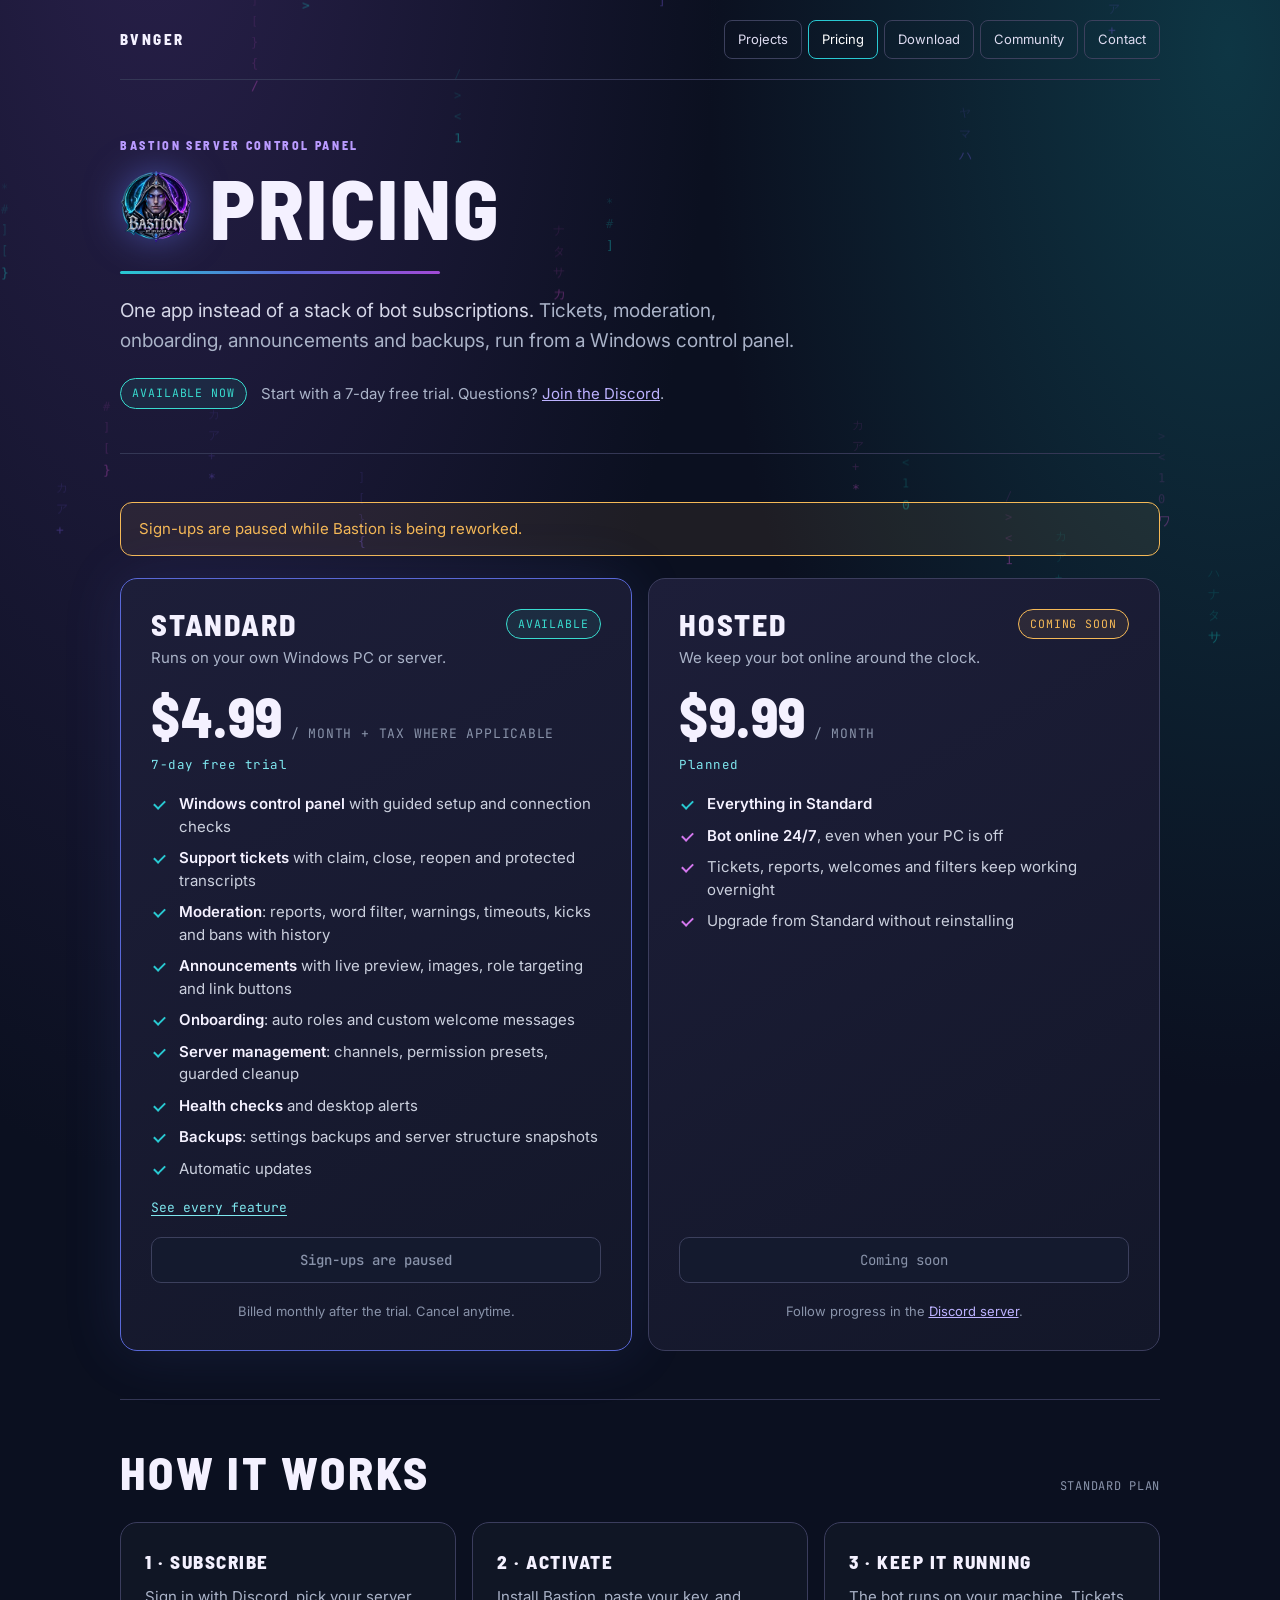
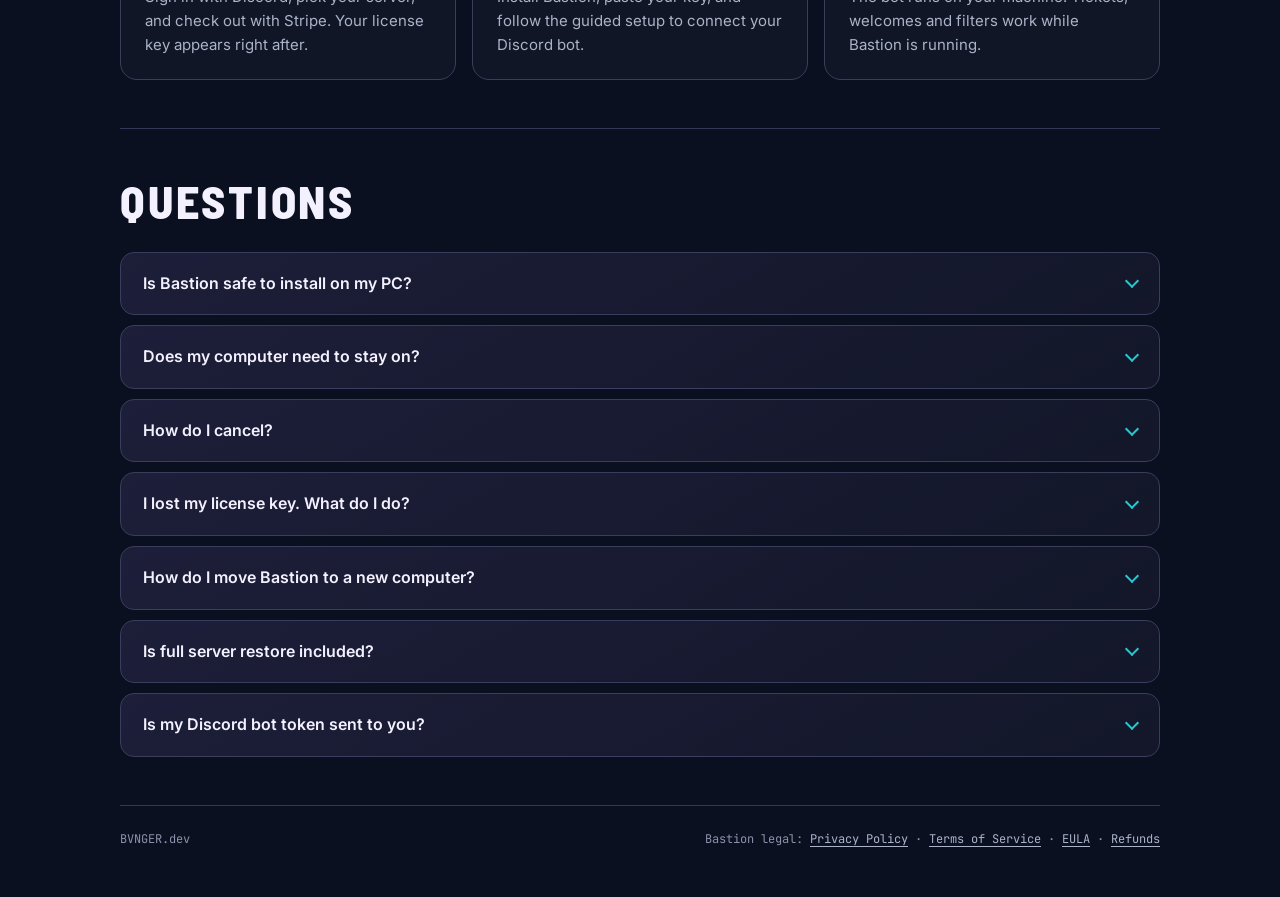
<file: pricing/index.html>
<!doctype html>
<html lang="en">
<head>
<meta charset="utf-8">
<meta name="viewport" content="width=device-width, initial-scale=1">
<title>Bastion Pricing · BVNGER.dev</title>
<meta name="description" content="Bastion plans and pricing. A Windows control panel and Discord bot for running your server, for one monthly price.">
<meta property="og:type" content="website">
<meta property="og:site_name" content="BVNGER.dev">
<meta property="og:title" content="Bastion Pricing · BVNGER.dev">
<meta property="og:description" content="Tickets, moderation, onboarding, announcements and backups in one app. One monthly price.">
<meta property="og:url" content="https://bvnger.dev/pricing/">
<meta property="og:image" content="https://bvnger.dev/bvnger-preview.png">
<meta name="twitter:card" content="summary_large_image">
<meta name="theme-color" content="#0b1020">
<link rel="icon" href="/bastion/favicon.ico">
<link rel="preconnect" href="https://fonts.googleapis.com">
<link rel="preconnect" href="https://fonts.gstatic.com" crossorigin>
<link rel="stylesheet" href="https://fonts.googleapis.com/css2?family=Barlow+Semi+Condensed:wght@600;700;800&family=Inter:wght@400;500;600&family=JetBrains+Mono:wght@400;500&display=swap">
<style>
/* Same tokens and components as the home page, so the two read as one site. */
:root{
  --bg:#0b1020;
  --glow-violet:#29204b;
  --glow-cyan:#0e3644;
  --panel:#101625;
  --card-a:#1d1e39;
  --card-b:#131729;
  --line:#2a3552;
  --line-soft:#343755;
  --line-card:#3b3d5d;
  --fg:#d5d7e8;
  --fg-strong:#f4f1ff;
  --muted:#aab3c8;
  --dim:#8993aa;
  --cyan:#29c9d2;
  --cyan-hi:#7fe8f0;
  --indigo:#5968d7;
  --violet:#a14ad6;
  --violet-hi:#d477ee;
  --link:#bdb2ff;
  --amber:#f5b957;
  --teal:#39dccf;
  --ink:#06222b;
  --brand-gradient:linear-gradient(90deg,#29c9d2 0%,#5968d7 52%,#a14ad6 100%);
  --font-display:"Barlow Semi Condensed","Bahnschrift","Arial Narrow",sans-serif;
  --font-body:Inter,"Segoe UI",system-ui,-apple-system,sans-serif;
  --font-mono:"JetBrains Mono",ui-monospace,Cascadia Mono,Consolas,monospace;
  color-scheme:dark;
}
*{box-sizing:border-box}
html{scrollbar-color:#5968d7 #0a0f1c}
body{
  margin:0;min-height:100vh;
  background:
    radial-gradient(ellipse at 12% -8%,var(--glow-violet) 0,transparent 36%),
    radial-gradient(ellipse at 96% 2%,var(--glow-cyan) 0,transparent 30%),
    var(--bg);
  background-color:var(--bg);
  color:var(--fg);font-family:var(--font-body);font-size:16px;line-height:1.6;
  padding-inline:20px;padding-block:0 48px;
}
::-webkit-scrollbar{width:12px;height:12px}
::-webkit-scrollbar-track{background:#0a0f1c;border:1px solid #25304a;border-radius:6px}
::-webkit-scrollbar-thumb{background:linear-gradient(180deg,#29c9d2,#5968d7 52%,#a14ad6);border:1px solid #536b9c;border-radius:6px}
::selection{background:#5968d7;color:#fff}
.wrap{max-width:1040px;margin-inline:auto}
a{color:var(--link)}
a:hover{color:#e2dcff}
:focus-visible{outline:2px solid var(--cyan);outline-offset:3px}

header.top{
  display:flex;justify-content:space-between;align-items:center;gap:16px;flex-wrap:wrap;
  padding-block:20px;border-bottom:1px solid var(--line-soft);
}
.brand-mini{font-family:var(--font-display);font-weight:800;letter-spacing:.16em;color:var(--fg-strong);text-decoration:none;font-size:15px}
header.top nav{display:flex;gap:6px;flex-wrap:wrap}
header.top nav a{
  border:1px solid #3c405d;border-radius:8px;padding:8px 13px;text-decoration:none;
  font-size:13px;color:#dedcf1;
}
header.top nav a:hover{background:#292744;color:#fff}
header.top nav a[aria-current]{border-color:var(--cyan);color:#fff}

.hero{padding-block:56px 44px;border-bottom:1px solid var(--line-soft)}
.eyebrow{
  font-family:var(--font-display);font-weight:800;font-size:12px;letter-spacing:.22em;
  color:#ba9bff;margin:0 0 14px;text-transform:uppercase;
}
.title{display:flex;align-items:center;gap:18px}
.emblem{width:72px;height:72px;object-fit:contain;flex:none;filter:drop-shadow(0 0 18px #5968d799)}
h1{
  font-family:var(--font-display);font-weight:800;text-transform:uppercase;
  font-size:clamp(44px,7vw,84px);line-height:.9;letter-spacing:.03em;margin:0;color:var(--fg-strong);
}
.rule{height:3px;width:min(320px,60%);background:var(--brand-gradient);border-radius:2px;margin:26px 0 0}
.lede{max-width:58ch;margin:22px 0 0;font-size:19px;color:var(--fg)}
.lede span{color:var(--muted)}
.launch{display:flex;align-items:center;gap:10px 14px;flex-wrap:wrap;margin:22px 0 0;font-size:15px;color:var(--muted)}

section{padding-block:48px;border-bottom:1px solid var(--line-soft)}
.sec-head{display:flex;align-items:baseline;justify-content:space-between;gap:16px;flex-wrap:wrap;margin-bottom:26px}
h2{
  font-family:var(--font-display);font-weight:800;text-transform:uppercase;
  font-size:clamp(30px,5.5vw,46px);line-height:1.05;margin:0;letter-spacing:.06em;color:var(--fg-strong);
}
.sec-note{font-family:var(--font-mono);font-size:12px;color:var(--dim);letter-spacing:.06em;text-transform:uppercase}

.notice{
  display:none;margin:0 0 22px;padding:14px 18px;border:1px solid currentColor;border-radius:12px;
  font-size:15px;
}
.notice.show{display:block}
.notice.ok{color:var(--teal);background:#39dccf14}
.notice.warn{color:var(--amber);background:#f5b95714}

.plans{display:grid;grid-template-columns:repeat(2,minmax(0,1fr));gap:16px;align-items:stretch}
.plan{
  display:flex;flex-direction:column;gap:18px;
  padding:30px 30px 28px;border:1px solid var(--line-card);border-radius:17px;
  background:linear-gradient(150deg,var(--card-a),var(--card-b));
}
.plan.featured{border-color:#5968d7;box-shadow:0 0 60px #5968d724}
.plan-head{display:flex;flex-wrap:wrap;justify-content:space-between;align-items:flex-start;gap:12px}
.plan h3{
  font-family:var(--font-display);font-weight:800;text-transform:uppercase;
  font-size:30px;line-height:1.05;margin:0;letter-spacing:.06em;color:var(--fg-strong);
}
.plan .for{margin:6px 0 0;color:var(--muted);font-size:15px}
.tag{
  font-family:var(--font-mono);font-size:11.5px;letter-spacing:.08em;text-transform:uppercase;
  padding:5px 11px;border:1px solid currentColor;border-radius:999px;white-space:nowrap;
}
.tag.live{color:var(--teal);background:#39dccf14}
.tag.soon{color:var(--amber);background:#f5b95714}
.price{display:flex;align-items:baseline;gap:8px;margin:0}
.price b{font-family:var(--font-display);font-weight:800;font-size:56px;line-height:1;color:var(--fg-strong);letter-spacing:.01em}
.price span{font-family:var(--font-mono);font-size:13px;color:var(--dim);text-transform:uppercase;letter-spacing:.06em}
.trial{margin:-8px 0 0;font-family:var(--font-mono);font-size:12.5px;color:var(--cyan-hi);letter-spacing:.04em}
.features{list-style:none;margin:0;padding:0;display:grid;gap:9px;flex:1;align-content:start}
.features li{display:grid;grid-template-columns:18px minmax(0,1fr);gap:10px;color:#cbd0de;font-size:15px;line-height:1.5}
.features li::before{
  content:"";width:9px;height:5px;margin-top:7px;margin-left:3px;
  border-left:2px solid var(--cyan);border-bottom:2px solid var(--cyan);transform:rotate(-45deg);
}
.features li.plus::before{border-color:var(--violet-hi,#d477ee)}
.features strong{color:var(--fg-strong);font-weight:600}

.btn{
  display:inline-flex;justify-content:center;align-items:center;
  font-family:var(--font-mono);font-size:14px;text-decoration:none;color:#dedcf1;
  padding:13px 20px;border:1px solid #3c405d;border-radius:10px;background:#141a2e;white-space:nowrap;cursor:pointer;
}
.btn:hover{background:#292744;border-color:var(--cyan);color:#fff}
.btn.primary{background:var(--cyan);color:var(--ink);border-color:var(--cyan);font-weight:500}
.btn.primary:hover{background:var(--cyan-hi);border-color:var(--cyan-hi);color:var(--ink)}
.btn[disabled],.btn[aria-disabled="true"]{background:#141a2e;border-color:#3c405d;color:var(--dim);cursor:not-allowed}
.plan .btn{width:100%}
.fine{margin:0;font-size:13px;color:var(--dim);text-align:center}
.all-features{margin:0;font-family:var(--font-mono);font-size:13px}
.all-features a{color:var(--cyan-hi);text-decoration:underline;text-underline-offset:3px}
.acct{display:grid;gap:12px;padding:16px;border:1px solid var(--line);border-radius:12px;background:var(--panel)}
.acct[hidden],.acct [hidden]{display:none}
.acct-line{margin:0;font-size:14px;color:var(--muted)}
.acct-line strong{color:var(--fg-strong);font-weight:600}
.acct-field{display:grid;gap:6px;font-family:var(--font-mono);font-size:12px;letter-spacing:.06em;text-transform:uppercase;color:var(--dim)}
.acct-field select{
  font:inherit;font-family:var(--font-body);font-size:15px;letter-spacing:0;text-transform:none;color:var(--fg-strong);
  padding:10px 12px;border:1px solid #3c405d;border-radius:10px;background:#141a2e;
}
.acct-field select:focus-visible{outline:2px solid var(--cyan);outline-offset:2px}
.acct-key{display:grid;gap:8px}
.btn[hidden]{display:none}
.acct-tools{display:grid;grid-template-columns:repeat(auto-fit,minmax(min(100%,170px),1fr));gap:8px}
.acct-tools .btn{width:auto;padding:10px 12px;font-size:13px;white-space:normal;text-align:center}
.acct-done{color:var(--teal)}
.key-row{display:flex;flex-wrap:wrap;gap:8px;align-items:stretch}
.key-row code{
  flex:1 1 200px;min-width:0;overflow-wrap:anywhere;font-family:var(--font-mono);font-size:13px;color:var(--cyan-hi);
  padding:10px 12px;border:1px solid var(--line-card);border-radius:10px;background:#0a0f1c;
}
.key-row .btn{width:auto;padding:10px 16px}

.facts{display:grid;grid-template-columns:repeat(3,minmax(0,1fr));gap:16px}
.fact{padding:24px 24px 22px;border:1px solid var(--line-card);border-radius:17px;background:var(--panel)}
.fact h3{
  font-family:var(--font-display);font-weight:800;text-transform:uppercase;letter-spacing:.08em;
  font-size:19px;margin:0 0 8px;color:var(--fg-strong);
}
.fact p{margin:0;color:var(--muted);font-size:15px}

.faq{display:grid;gap:10px}
.faq details{border:1px solid var(--line-card);border-radius:14px;background:linear-gradient(150deg,var(--card-a),var(--card-b))}
.faq summary{
  cursor:pointer;list-style:none;padding:18px 22px;display:flex;justify-content:space-between;gap:16px;align-items:center;
  font-weight:600;color:var(--fg-strong);
}
.faq summary::-webkit-details-marker{display:none}
.faq summary::after{content:"";flex:none;width:8px;height:8px;border-right:2px solid var(--cyan);border-bottom:2px solid var(--cyan);transform:rotate(45deg);margin-top:-4px}
.faq details[open] summary::after{transform:rotate(-135deg);margin-top:4px}
.faq details p{margin:0;padding:0 22px 20px;color:#cbd0de;text-wrap:pretty}

footer{
  padding-top:24px;font-family:var(--font-mono);font-size:12px;color:var(--dim);
  display:flex;justify-content:space-between;gap:12px 16px;flex-wrap:wrap;
}
footer .legal a{color:var(--muted);text-decoration:underline;text-underline-offset:3px}
footer .legal a:hover{color:var(--cyan-hi)}

@media (max-width:760px){
  .hero{padding-block:38px 34px}
  .emblem{width:56px;height:56px}
  .plans,.facts{grid-template-columns:minmax(0,1fr)}
  .plan{padding:24px 20px}
  .price b{font-size:48px}
}
@media (prefers-reduced-motion:no-preference){
  .btn,header.top nav a,.plan{transition:border-color .15s,background-color .15s}
}
</style>
</head>
<body>
<div class="wrap">
  <header class="top">
    <a class="brand-mini" href="/">BVNGER</a>
    <nav aria-label="Site">
      <a href="/#projects">Projects</a>
      <a href="/pricing/" aria-current="page">Pricing</a>
      <a href="/download/">Download</a>
      <a href="/#community">Community</a>
      <a href="/#contact">Contact</a>
    </nav>
  </header>

  <div class="hero">
    <p class="eyebrow">Bastion Server Control Panel</p>
    <div class="title">
      <img class="emblem" src="/bastion/bastion.png" width="72" height="72" alt="Bastion emblem">
      <h1>Pricing</h1>
    </div>
    <div class="rule" aria-hidden="true"></div>
    <p class="lede">One app instead of a stack of bot subscriptions. <span>Tickets, moderation, onboarding, announcements and backups, run from a Windows control panel.</span></p>
    <p class="launch"><span class="tag live">Available now</span> <span>Start with a 7-day free trial. Questions? <a href="https://discord.gg/XdTjEkVxTQ" target="_blank" rel="noopener">Join the Discord</a>.</span></p>
  </div>

  <section id="plans">
    <p class="notice ok" id="notice-success" role="status">Payment received. Your license key will appear on this page once the subscription is confirmed.</p>
    <p class="notice warn" id="notice-cancel" role="status">Checkout was canceled. You haven't been charged.</p>
    <p class="notice warn" id="notice-staging" role="status">Staging test mode. Checkout uses Stripe's sandbox, so no real money moves. Pay with test card 4242 4242 4242 4242, any future date and any CVC.</p>
    <p class="notice warn" id="notice-live" role="status">Live preview. Checkout uses real Stripe payments, so your card is charged. Refund the test purchase in Stripe afterwards. Open this page with ?live=0 to leave the preview.</p>
    <p class="notice warn" id="notice-error" role="alert">Checkout couldn't be started. Please try again, or ask for help in the Discord server.</p>
    <p class="notice warn" id="notice-paused" role="status">Sign-ups are paused while Bastion is being reworked.</p>

    <div class="plans">
      <article class="plan featured" aria-labelledby="standard-name">
        <div class="plan-head">
          <div>
            <h3 id="standard-name">Standard</h3>
            <p class="for">Runs on your own Windows PC or server.</p>
          </div>
          <span class="tag live">Available</span>
        </div>
        <p class="price"><b>$4.99</b><span>/ month + tax where applicable</span></p>
        <p class="trial">7-day free trial</p>
        <ul class="features">
          <li><span><strong>Windows control panel</strong> with guided setup and connection checks</span></li>
          <li><span><strong>Support tickets</strong> with claim, close, reopen and protected transcripts</span></li>
          <li><span><strong>Moderation</strong>: reports, word filter, warnings, timeouts, kicks and bans with history</span></li>
          <li><span><strong>Announcements</strong> with live preview, images, role targeting and link buttons</span></li>
          <li><span><strong>Onboarding</strong>: auto roles and custom welcome messages</span></li>
          <li><span><strong>Server management</strong>: channels, permission presets, guarded cleanup</span></li>
          <li><span><strong>Health checks</strong> and desktop alerts</span></li>
          <li><span><strong>Backups</strong>: settings backups and server structure snapshots</span></li>
          <li><span>Automatic updates</span></li>
        </ul>
        <p class="all-features"><a href="/features/">See every feature</a></p>
        <div class="acct" id="acct" hidden>
          <p class="acct-line" id="acct-status"></p>
          <label class="acct-field" id="acct-server-wrap" hidden>
            <span>Discord server</span>
            <select id="acct-server"></select>
          </label>
          <div class="acct-key" id="acct-key" hidden>
            <p class="acct-line"><strong>Your license key</strong>. Copy it now. It won't be shown again.</p>
            <div class="key-row"><code id="acct-key-value"></code><button type="button" class="btn" id="acct-key-copy">Copy</button></div>
          </div>
          <div class="acct-tools" id="acct-tools" hidden>
            <button type="button" class="btn" id="acct-reset">Reset activated computer</button>
            <button type="button" class="btn" id="acct-billing">Manage billing</button>
          </div>
          <p class="acct-line acct-done" id="acct-done" role="status" hidden></p>
        </div>
        <button type="button" class="btn primary" data-plan="standard">Start free trial</button>
        <p class="fine" id="plan-fine">Billed monthly after the trial. Cancel anytime.</p>
      </article>

      <article class="plan" aria-labelledby="hosted-name">
        <div class="plan-head">
          <div>
            <h3 id="hosted-name">Hosted</h3>
            <p class="for">We keep your bot online around the clock.</p>
          </div>
          <span class="tag soon">Coming soon</span>
        </div>
        <p class="price"><b>$9.99</b><span>/ month</span></p>
        <p class="trial">Planned</p>
        <ul class="features">
          <li><span><strong>Everything in Standard</strong></span></li>
          <li class="plus"><span><strong>Bot online 24/7</strong>, even when your PC is off</span></li>
          <li class="plus"><span>Tickets, reports, welcomes and filters keep working overnight</span></li>
          <li class="plus"><span>Upgrade from Standard without reinstalling</span></li>
        </ul>
        <button type="button" class="btn" disabled>Coming soon</button>
        <p class="fine">Follow progress in the <a href="https://discord.gg/XdTjEkVxTQ" target="_blank" rel="noopener">Discord server</a>.</p>
      </article>
    </div>
  </section>

  <section id="how">
    <div class="sec-head">
      <h2>How it works</h2>
      <span class="sec-note">Standard plan</span>
    </div>
    <div class="facts">
      <div class="fact">
        <h3>1 · Subscribe</h3>
        <p>Sign in with Discord, pick your server, and check out with Stripe. Your license key appears right after.</p>
      </div>
      <div class="fact">
        <h3>2 · Activate</h3>
        <p>Install Bastion, paste your key, and follow the guided setup to connect your Discord bot.</p>
      </div>
      <div class="fact">
        <h3>3 · Keep it running</h3>
        <p>The bot runs on your machine. Tickets, welcomes and filters work while Bastion is running.</p>
      </div>
    </div>
  </section>

  <section id="faq">
    <div class="sec-head"><h2>Questions</h2></div>
    <div class="faq">
      <details>
        <summary>Is Bastion safe to install on my PC?</summary>
        <p>Bastion is a regular Windows app that runs under your own account. It connects to Discord to run your bot, and to BVNGER only to check your license and download updates. Your bot token is encrypted for your Windows user, and your server settings, records and backups stay on your computer. We don't collect your server's messages or members, and we never sell data. You can stop it anytime and uninstall it like any other app. The <a href="/privacy/">Privacy Policy</a> lists exactly what it stores and where.</p>
      </details>
      <details>
        <summary>Does my computer need to stay on?</summary>
        <p>On Standard, yes, for features that respond to members, such as tickets, reports, welcome messages and the word filter. Posting announcements, moderating and managing channels only need Bastion running while you use them. The Hosted plan will remove this requirement.</p>
      </details>
      <details>
        <summary>How do I cancel?</summary>
        <p>Sign in with Discord on this page and click <strong>Manage billing</strong>, or use the link in your receipt email from Link, the Stripe service that handles Bastion's payments. You can cancel anytime, and Bastion keeps working until the end of the period you've paid for.</p>
      </details>
      <details>
        <summary>I lost my license key. What do I do?</summary>
        <p>Sign in with Discord on this page and click <strong>Get license key</strong>. You'll get a new key, and your old one stops working. Bastion keeps running on the computer where it's already activated, so you only need the new key the next time you activate.</p>
      </details>
      <details>
        <summary>How do I move Bastion to a new computer?</summary>
        <p>A license works on one computer at a time. Sign in with Discord on this page and click <strong>Reset activated computer</strong>, then install Bastion on the new computer and activate it with your key. Bastion on the old computer will need to be activated again before it can be used.</p>
      </details>
      <details>
        <summary>Is full server restore included?</summary>
        <p>Snapshots and read-only comparison are included now. Full server structure restore is still in development and will arrive as an update at no extra cost.</p>
      </details>
      <details>
        <summary>Is my Discord bot token sent to you?</summary>
        <p>No. On Standard, your bot token stays on your computer. See the <a href="/privacy/">Privacy Policy</a> for details.</p>
      </details>
    </div>
  </section>

  <footer>
    <span>BVNGER.dev</span>
    <span class="legal">Bastion legal: <a href="/privacy/">Privacy Policy</a> · <a href="/terms/">Terms of Service</a> · <a href="/eula/">EULA</a> · <a href="/refunds/">Refunds</a></span>
  </footer>
</div>
<script>
(function(){
  // License API. Flow: Discord sign-in -> pick an owned server -> Stripe Checkout -> show the license key once.
  // The session is an HttpOnly cookie on the API host, so every call sends credentials.
  // Production is live. Staging (Stripe test mode) only runs after the page is opened with ?staging=1.
  // ?live=1 only mattered before launch, while PRODUCTION_API was empty.
  var PRODUCTION_API = "https://api.bvnger.dev";
  var LIVE_PREVIEW_API = "https://api.bvnger.dev";
  var STAGING_API = "https://api-staging.bvnger.dev";
  // Bastion is being reworked and has no subscribers, so new sign-ups are switched off. Set to false to turn them back on.
  var SIGNUPS_PAUSED = true;
  var STAGING_FLAG = "bastion-staging";
  var LIVE_FLAG = "bastion-live";

  var params = new URLSearchParams(location.search);
  var staging = false, livePreview = false;
  try {
    // The API's fixed return URLs drop the query, so remember the mode for this tab. The two modes are exclusive.
    if (params.get("staging") === "1") { sessionStorage.setItem(STAGING_FLAG, "1"); sessionStorage.removeItem(LIVE_FLAG); }
    if (params.get("live") === "1") { sessionStorage.setItem(LIVE_FLAG, "1"); sessionStorage.removeItem(STAGING_FLAG); }
    if (params.get("staging") === "0") sessionStorage.removeItem(STAGING_FLAG);
    if (params.get("live") === "0") sessionStorage.removeItem(LIVE_FLAG);
    staging = sessionStorage.getItem(STAGING_FLAG) === "1";
    livePreview = !staging && sessionStorage.getItem(LIVE_FLAG) === "1";
  } catch (e) {
    staging = params.get("staging") === "1";
    livePreview = !staging && params.get("live") === "1";
  }
  var API = staging ? STAGING_API : (livePreview && !PRODUCTION_API ? LIVE_PREVIEW_API : PRODUCTION_API);

  var btn = document.querySelector("button[data-plan]");
  var acct = document.getElementById("acct");
  var status = document.getElementById("acct-status");
  var serverWrap = document.getElementById("acct-server-wrap");
  var serverSelect = document.getElementById("acct-server");
  var keyBox = document.getElementById("acct-key");
  var keyValue = document.getElementById("acct-key-value");
  var errorNote = document.getElementById("notice-error");
  var action = null;

  function show(id){ document.getElementById(id).classList.add("show"); }
  function fail(msg){ errorNote.textContent = msg; errorNote.classList.add("show"); }
  function clearFail(){ errorNote.classList.remove("show"); }
  function setButton(label, fn){ btn.textContent = label; btn.disabled = !fn; action = fn; }
  function api(path, body){
    var opts = {credentials: "include"};
    if (body) {
      opts.method = "POST";
      opts.headers = {"Content-Type": "application/json"};
      opts.body = JSON.stringify(body);
    }
    return fetch(API + path, opts);
  }

  var checkout = params.get("checkout");
  if (checkout === "success") show("notice-success");
  if (checkout === "cancel") show("notice-cancel");

  if (!API) {
    setButton("Checkout opens at launch", null);
    return;
  }
  if (SIGNUPS_PAUSED && !staging) {
    show("notice-paused");
    setButton("Sign-ups are paused", null);
    return;
  }

  if (staging) show("notice-staging");
  if (livePreview && !PRODUCTION_API) show("notice-live");
  acct.hidden = false;
  btn.addEventListener("click", function(){ if (action) action(); });

  function signIn(){
    try { sessionStorage.setItem(staging ? STAGING_FLAG : LIVE_FLAG, "1"); } catch (e) {}
    location.href = API + "/auth/discord/start";
  }

  function signedOut(){
    status.textContent = "Sign in with Discord to choose the server this subscription is for.";
    serverWrap.hidden = true;
    document.getElementById("acct-tools").hidden = true;
    setButton("Sign in with Discord", signIn);
  }

  // The API reports mode "full" or "grace" while the license can be used.
  function usable(l){ return l.mode === "full" || l.mode === "grace"; }

  function licenseText(l){
    var parts = [];
    if (typeof l.plan === "string") parts.push("Plan: " + l.plan);
    if (typeof l.status === "string") parts.push("Status: " + l.status);
    return parts.length ? " " + parts.join(" · ") + "." : "";
  }

  function render(a){
    var guilds = Array.isArray(a.ownedGuilds) ? a.ownedGuilds : [];
    var tools = document.getElementById("acct-tools");
    if (!guilds.length) {
      serverWrap.hidden = true;
      tools.hidden = true;
      status.textContent = "Signed in, but this Discord account doesn't own a server. Bastion needs a server you own.";
      setButton("No server available", null);
      return;
    }

    // The server picker always shows, so owners of several servers can switch between them.
    serverSelect.textContent = "";
    var selected = a.selectedGuildId ? String(a.selectedGuildId) : (guilds.length === 1 ? String(guilds[0].id) : "");
    if (!selected) {
      var placeholder = new Option("Choose a server…", "");
      placeholder.disabled = true;
      serverSelect.add(placeholder);
    }
    guilds.forEach(function(g){ serverSelect.add(new Option(g.name || String(g.id), String(g.id))); });
    serverSelect.value = selected;
    serverWrap.hidden = false;

    var l = a.license;
    document.getElementById("plan-fine").textContent = "Billed monthly after the trial. Cancel anytime.";
    if (l && usable(l)) {
      status.innerHTML = l.mode === "grace"
        ? "<strong>Payment needs attention.</strong>"
        : "<strong>Subscription active.</strong>";
      status.appendChild(document.createTextNode(licenseText(l) +
        (l.mode === "grace" ? " Update your payment with Manage billing before Bastion becomes read-only." : "") +
        " Server ID " + selected + ". Getting a key creates a new one and replaces any key you had before."));
      tools.hidden = false;
      if (keyBox.hidden) setButton("Get license key", revealKey);
      return;
    }
    if (l && l.status !== "canceled" && l.status !== "incomplete_expired") {
      // Unpaid past the grace period: the subscription still exists, so fix payment instead of buying again.
      status.innerHTML = "<strong>Payment needs attention.</strong>";
      status.appendChild(document.createTextNode(licenseText(l) +
        " Bastion is read-only on this server until the payment is updated."));
      tools.hidden = false;
      setButton("Update payment", openBilling);
      return;
    }
    if (l) {
      tools.hidden = true;
      status.innerHTML = "<strong>Your subscription for this server has ended.</strong>";
      status.appendChild(document.createTextNode(" Subscribe again to get a new license key. Server ID " + selected + "."));
      // A server gets one free trial, so a returning subscription is billed from today.
      document.getElementById("plan-fine").textContent = "Billed monthly, starting today. Cancel anytime.";
      setButton("Subscribe again", startCheckout);
      return;
    }
    tools.hidden = true;
    status.innerHTML = "<strong>Signed in with Discord.</strong> Choose the server for this subscription.";
    setButton("Start free trial", selected ? startCheckout : null);
  }

  serverSelect.addEventListener("change", function(){
    var id = serverSelect.value;
    clearFail();
    keyBox.hidden = true;
    btn.hidden = false;
    done.hidden = true;
    setButton("Saving server…", null);
    api("/account/server", {guild_id: id})
      .then(function(r){
        if (r.status === 401) { signedOut(); return; }
        if (!r.ok) throw new Error(r.status);
        load(0);   // reload so the page shows this server's own subscription state
      })
      .catch(function(){
        fail("That server couldn't be selected. Please try again.");
        load(0);
      });
  });

  // Turns a failed API response into the API's own plain-language message, falling back to the status code.
  function describe(r){
    return r.text().then(function(t){
      var msg = "";
      try { var j = JSON.parse(t); msg = j.error || j.message || ""; } catch (e) { msg = ""; }
      if (typeof msg !== "string") msg = "";
      msg = msg.replace(/\.$/, "").slice(0, 200);
      throw new Error(msg || ("error " + r.status));
    });
  }

  function startCheckout(){
    clearFail();
    setButton("Opening checkout…", null);
    api("/checkout", {plan: btn.dataset.plan})
      .then(function(r){
        if (r.status === 401) { signedOut(); return null; }
        if (r.status === 409) throw new Error("conflict");
        if (!r.ok) return describe(r);
        return r.json();
      })
      .then(function(d){
        if (!d) return;
        if (!d.url) throw new Error("No checkout link was returned.");
        location.href = d.url;
      })
      .catch(function(e){
        fail(e.message === "conflict"
          ? "That server already has a subscription, or no server is selected."
          : "Checkout couldn't be started (" + (e.message || "network error") + "). Please try again, or ask for help in the Discord server.");
        setButton("Start free trial", startCheckout);
      });
  }

  function revealKey(){
    clearFail();
    setButton("Generating key…", null);
    api("/license/key", {})
      .then(function(r){
        if (r.status === 401) { signedOut(); return null; }
        if (!r.ok) return describe(r);
        return r.json();
      })
      .then(function(d){
        if (!d) return;
        var key = d.key || d.licenseKey || d.license_key;
        if (!key) throw new Error("no key");
        keyValue.textContent = key;
        keyBox.hidden = false;
        btn.hidden = true;
      })
      .catch(function(e){
        fail("The license key couldn't be created (" + (e.message || "network error") + "). Please try again, or ask for help in the Discord server.");
        setButton("Get license key", revealKey);
      });
  }

  var done = document.getElementById("acct-done");
  function doneMsg(text){ done.textContent = text; done.hidden = false; }

  // Frees the license from the computer it was activated on, so it can be activated on another one.
  document.getElementById("acct-reset").addEventListener("click", function(){
    if (!confirm("Reset the computer this license is activated on? Bastion on that computer will need to be activated again.")) return;
    var b = this;
    clearFail();
    b.disabled = true;
    api("/license/reset", {})
      .then(function(r){
        if (r.status === 401) { signedOut(); return null; }
        if (!r.ok) return describe(r);
        return r.json();
      })
      .then(function(d){
        if (!d) return;
        doneMsg("Done. You can now activate your license on this or another computer.");
      })
      .catch(function(e){ fail("The computer couldn't be reset (" + (e.message || "network error") + ")."); })
      .then(function(){ b.disabled = false; });
  });

  // Opens Stripe's billing portal to cancel, change the card, or see invoices.
  document.getElementById("acct-billing").addEventListener("click", openBilling);
  function openBilling(){
    var b = document.getElementById("acct-billing");
    clearFail();
    b.disabled = true;
    api("/billing/portal", {})
      .then(function(r){
        if (r.status === 401) { signedOut(); return null; }
        if (!r.ok) return describe(r);
        return r.json();
      })
      .then(function(d){
        if (!d) return;
        if (!d.url) throw new Error("No billing link was returned.");
        location.href = d.url;
      })
      .catch(function(e){
        fail("Billing couldn't be opened (" + (e.message || "network error") + ").");
        b.disabled = false;
      });
  }

  document.getElementById("acct-key-copy").addEventListener("click", function(){
    var b = this;
    function done(){ b.textContent = "Copied"; }
    try {
      navigator.clipboard.writeText(keyValue.textContent).then(done, selectKey);
    } catch (e) { selectKey(); }
  });
  function selectKey(){
    var range = document.createRange();
    range.selectNodeContents(keyValue);
    var sel = getSelection();
    sel.removeAllRanges();
    sel.addRange(range);
  }

  // After Stripe returns, the webhook may land a few seconds later, so poll briefly for the license.
  function load(tries){
    setButton("Checking sign-in…", null);
    api("/account")
      .then(function(r){
        if (r.status === 401) { signedOut(); return null; }
        if (!r.ok) return describe(r);
        return r.json();
      })
      .then(function(a){
        if (!a) return;
        // A server can still carry an older, ended subscription, so wait for one that can be used.
        if (checkout === "success" && !(a.license && usable(a.license))) {
          if (tries > 0) {
            status.textContent = "Confirming your subscription…";
            setTimeout(function(){ load(tries - 1); }, 2000);
          } else {
            status.textContent = "Payment went through, but the subscription isn't confirmed yet. Check again in a minute.";
            // Stop waiting for the new subscription and show whatever the server has now.
            setButton("Check again", function(){ checkout = null; load(0); });
          }
          return;
        }
        render(a);
      })
      .catch(function(e){
        status.textContent = "Couldn't reach the license service (" + ((e && e.message) || "network error") + ").";
        setButton("Try again", function(){ clearFail(); load(0); });
      });
  }
  load(checkout === "success" ? 10 : 0);
})();
</script>
<script src="/rain.js" defer></script>
</body>
</html>
</file>
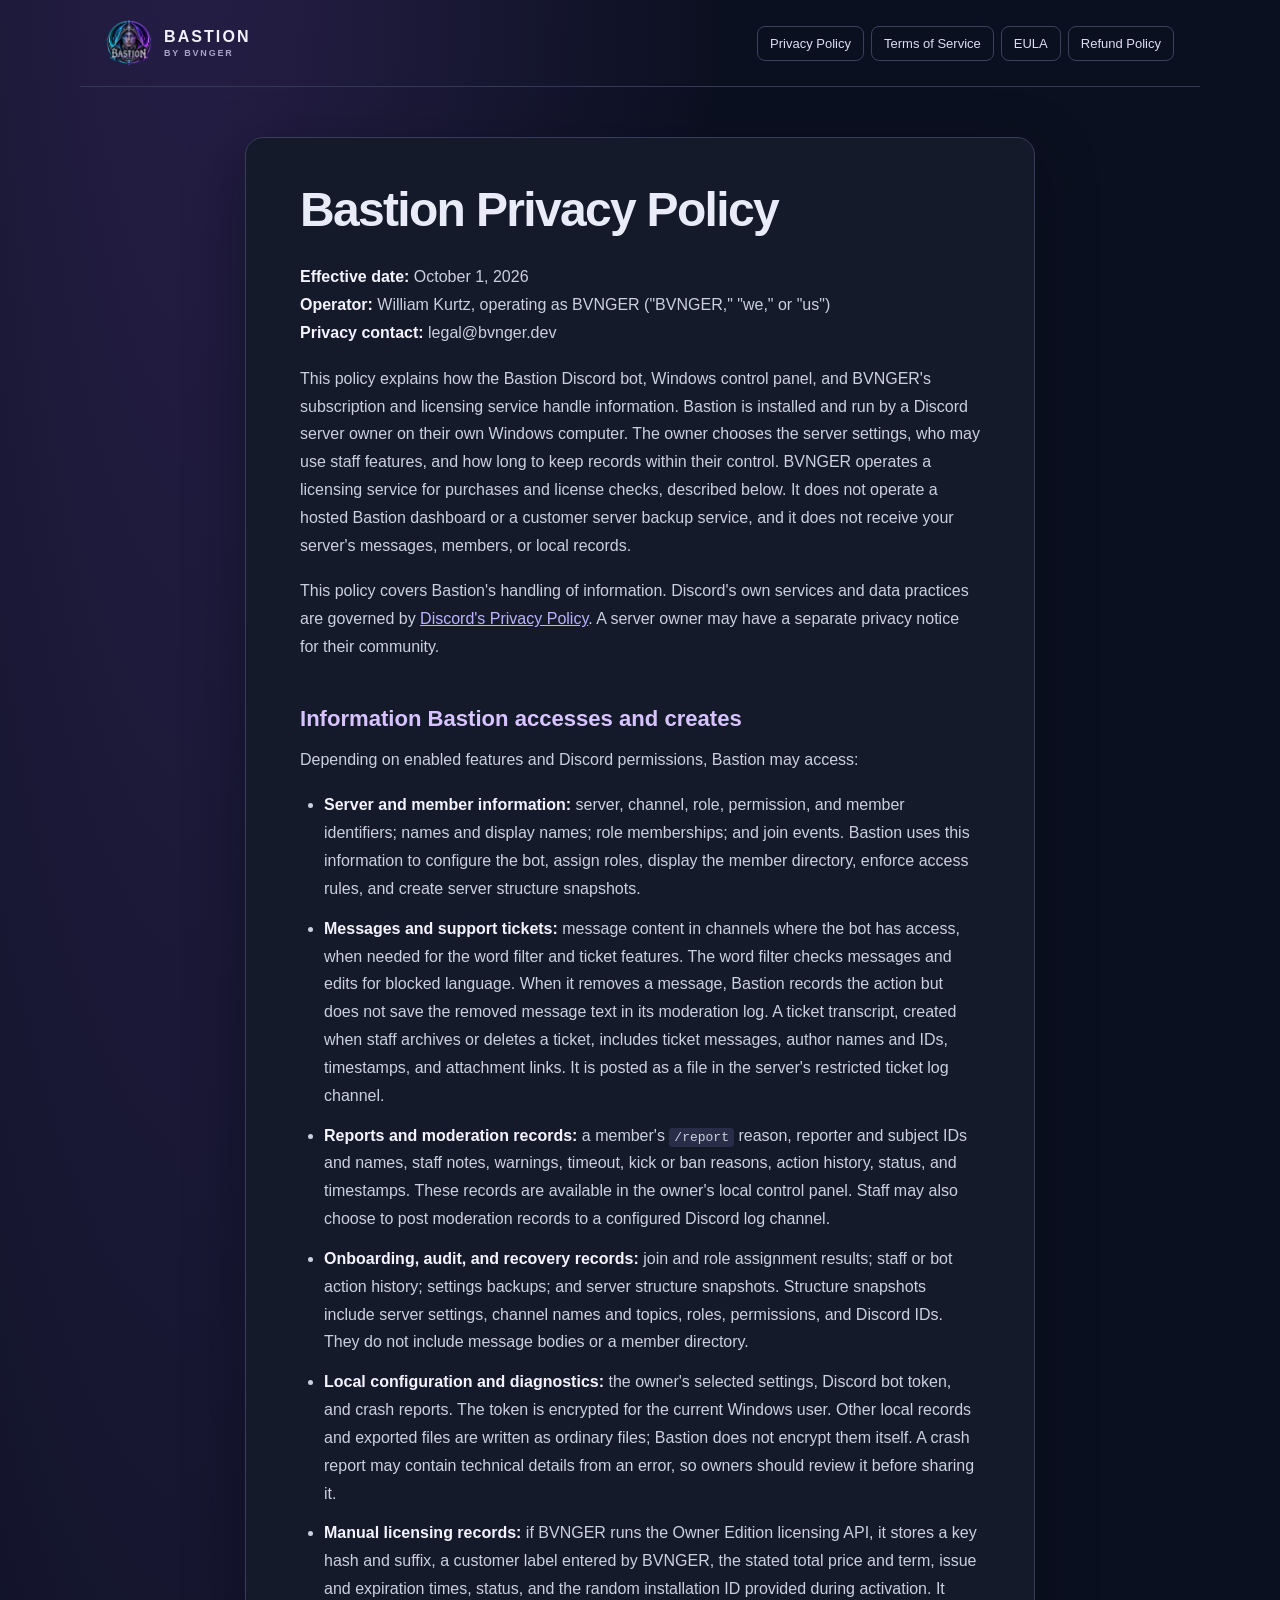
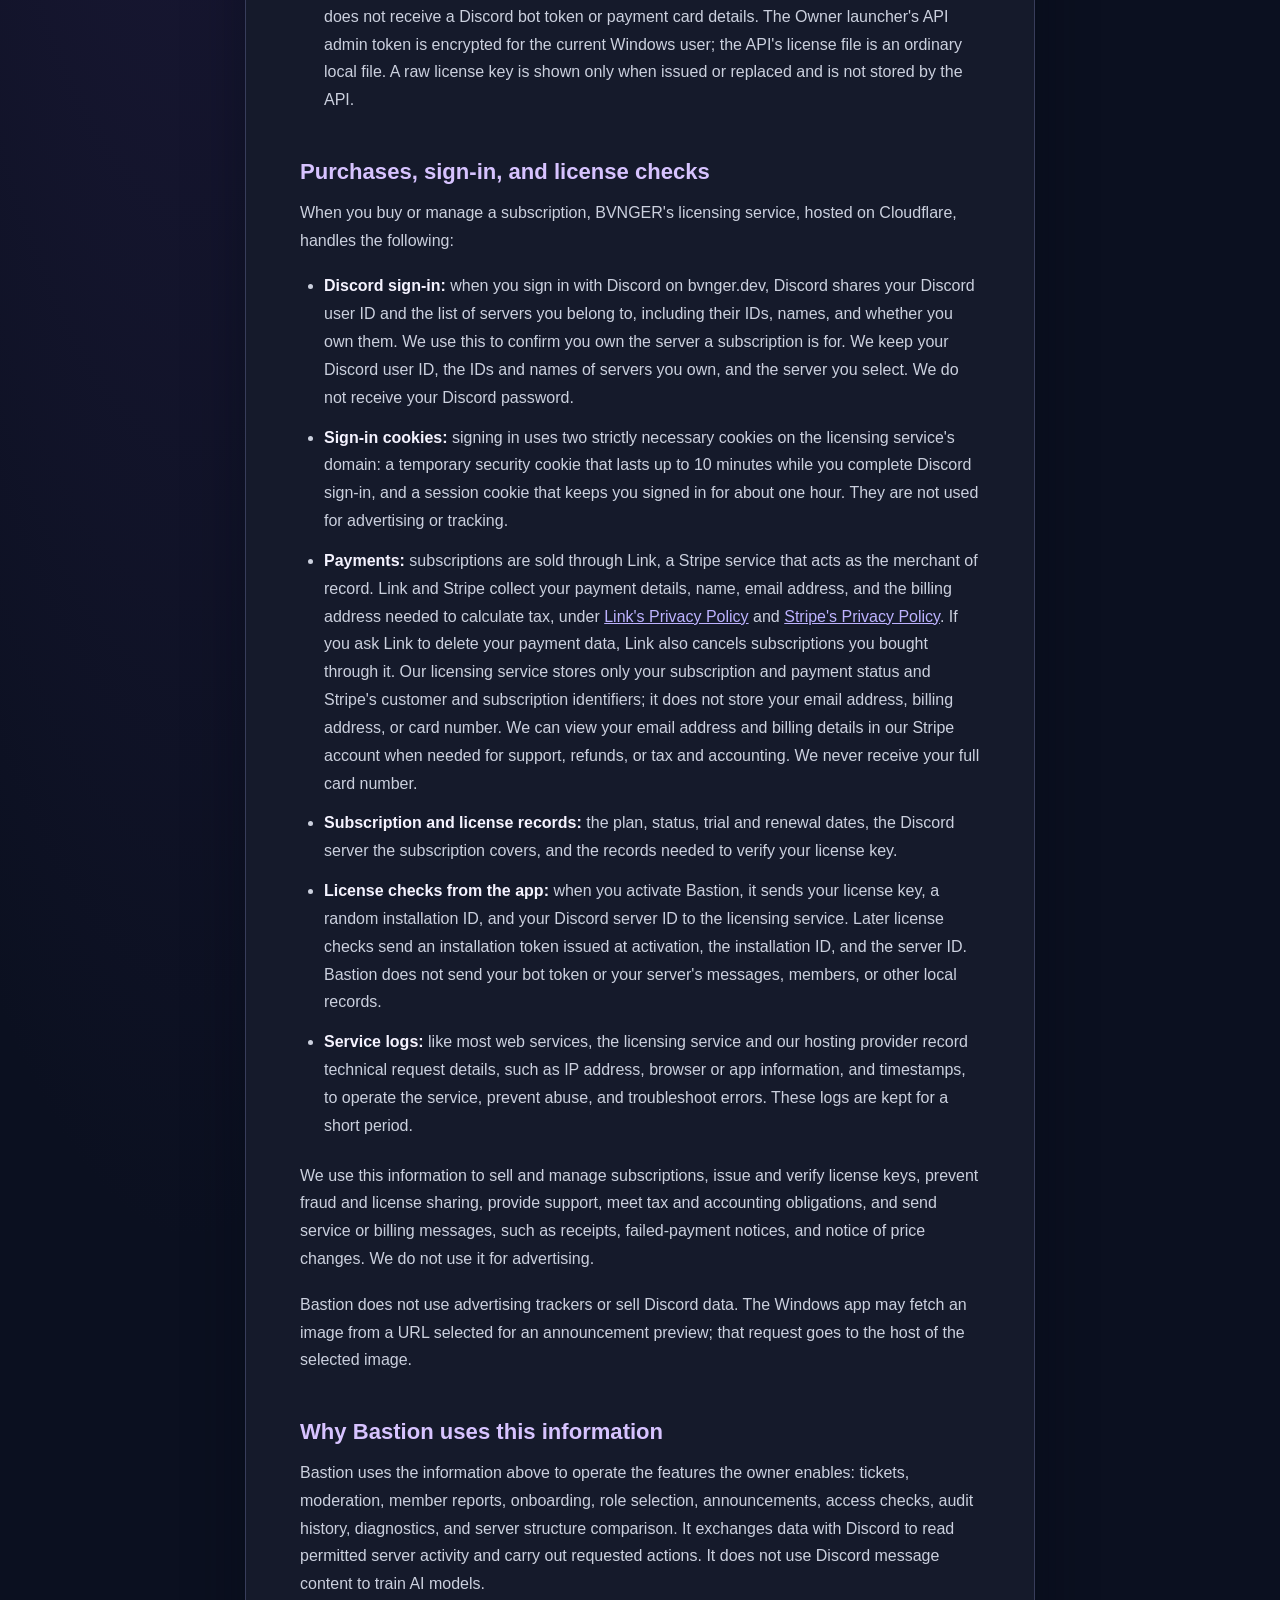
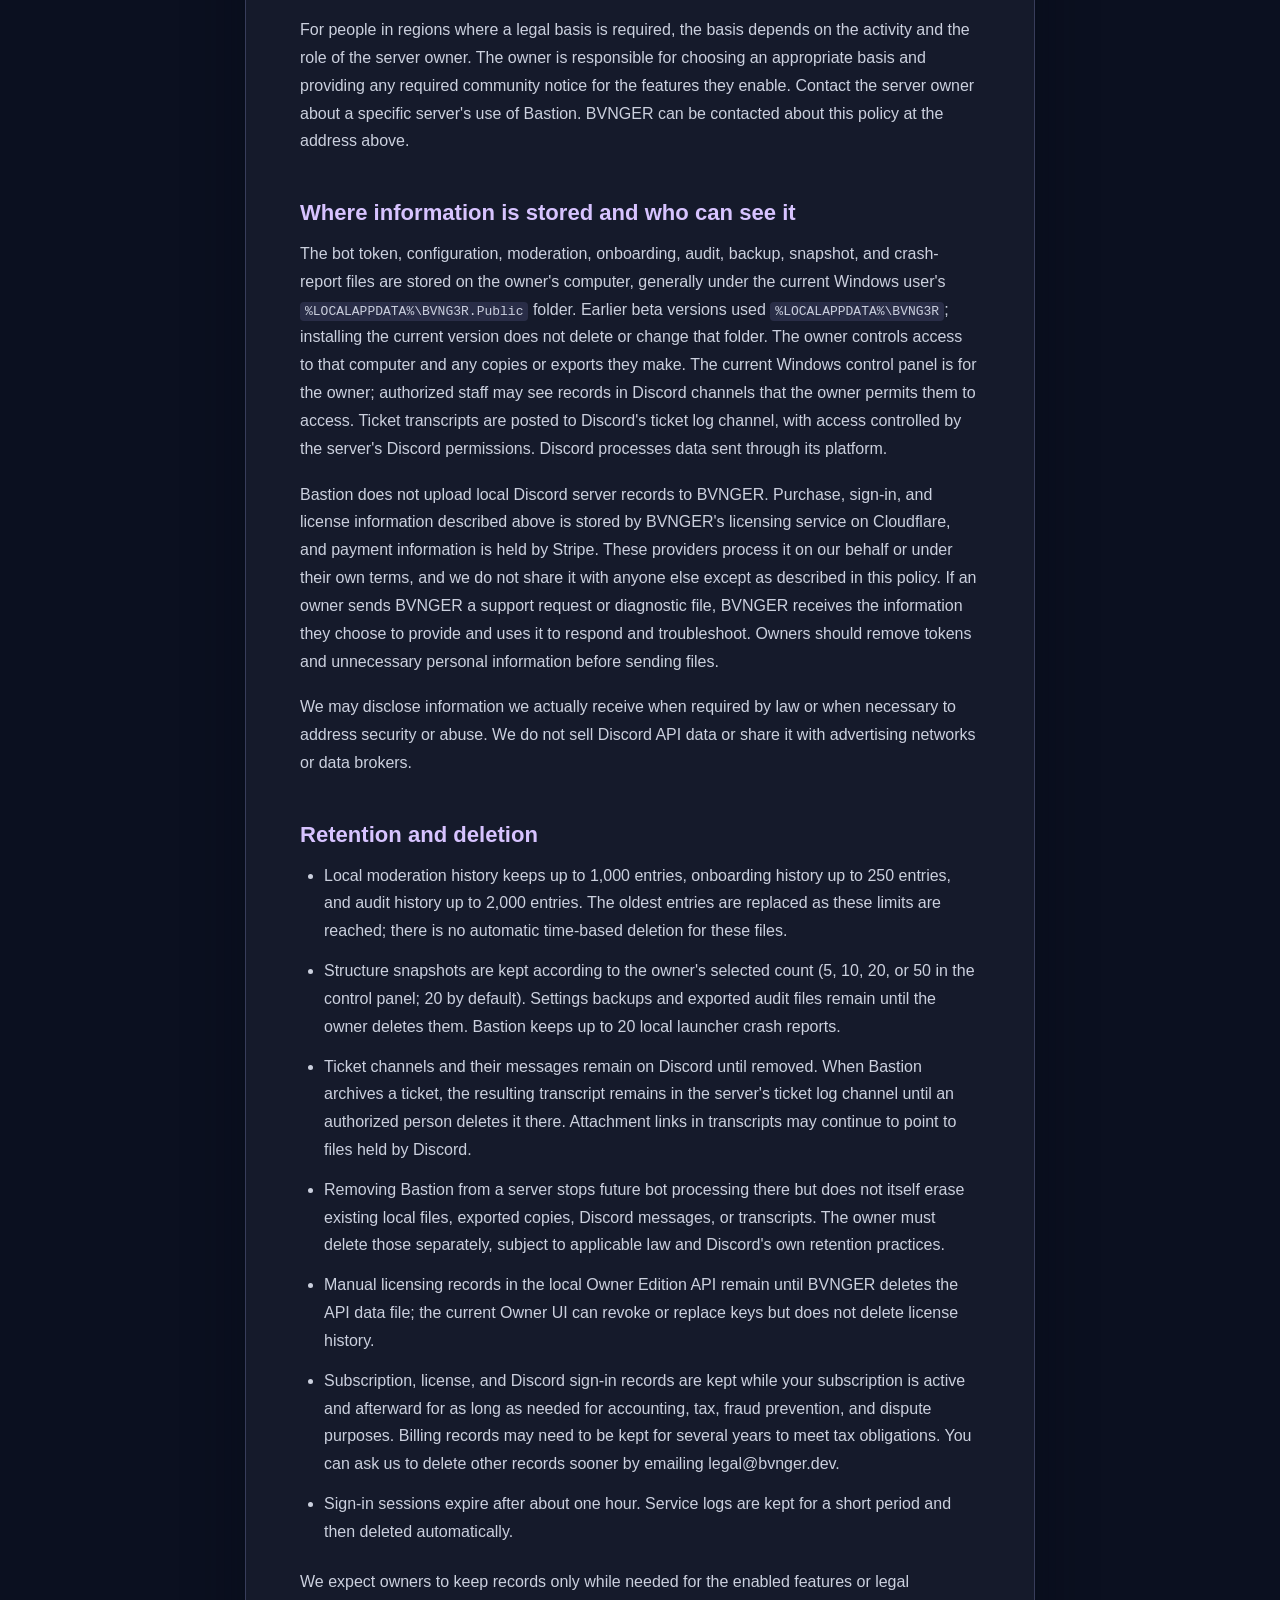
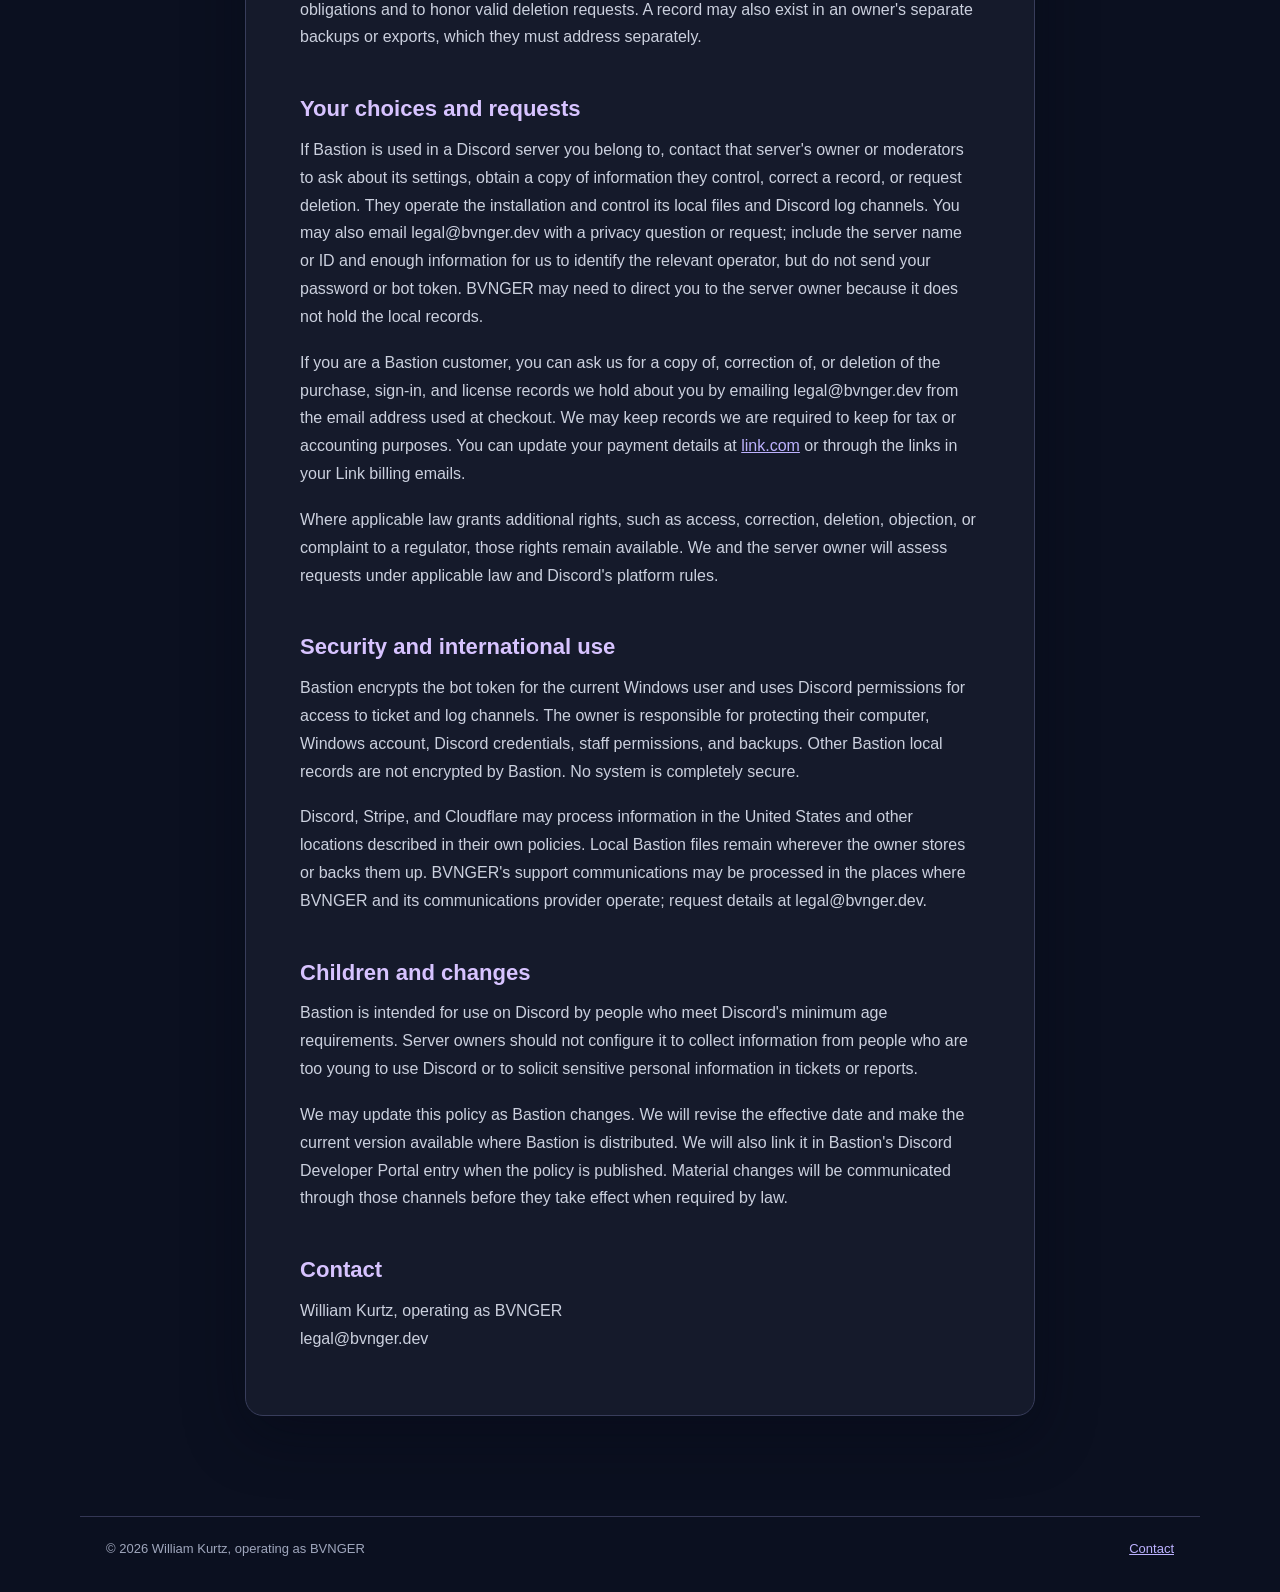
<file: privacy/index.html>
<!doctype html><html lang="en"><head><meta charset="utf-8"><meta name="viewport" content="width=device-width,initial-scale=1"><meta name="description" content="How Bastion handles Discord and local installation data."><meta name="theme-color" content="#0b1020"><title>Privacy Policy · Bastion</title><link rel="icon" href="/bastion/favicon.ico"><link rel="stylesheet" href="/bastion/styles.css"></head><body><header><a class="brand" href="/"><img src="/bastion/bastion.png" alt="Bastion emblem"><span>BASTION<small>BY BVNGER</small></span></a><nav aria-label="Legal documents"><a href="/privacy/">Privacy Policy</a><a href="/terms/">Terms of Service</a><a href="/eula/">EULA</a><a href="/refunds/">Refund Policy</a></nav></header><main><article class="document"><h1>Bastion Privacy Policy</h1>
<p><strong>Effective date:</strong> October 1, 2026<br> <strong>Operator:</strong> William Kurtz, operating as BVNGER (&quot;BVNGER,&quot; &quot;we,&quot; or &quot;us&quot;)<br> <strong>Privacy contact:</strong> legal@bvnger.dev</p>
<p>This policy explains how the Bastion Discord bot, Windows control panel, and BVNGER's subscription and licensing service handle information. Bastion is installed and run by a Discord server owner on their own Windows computer. The owner chooses the server settings, who may use staff features, and how long to keep records within their control. BVNGER operates a licensing service for purchases and license checks, described below. It does not operate a hosted Bastion dashboard or a customer server backup service, and it does not receive your server's messages, members, or local records.</p>
<p>This policy covers Bastion's handling of information. Discord's own services and data practices are governed by <a href="https://discord.com/privacy">Discord's Privacy Policy</a>. A server owner may have a separate privacy notice for their community.</p>
<h2>Information Bastion accesses and creates</h2>
<p>Depending on enabled features and Discord permissions, Bastion may access:</p>
<ul><li><strong>Server and member information:</strong> server, channel, role, permission, and member identifiers; names and display names; role memberships; and join events. Bastion uses this information to configure the bot, assign roles, display the member directory, enforce access rules, and create server structure snapshots.</li><li><strong>Messages and support tickets:</strong> message content in channels where the bot has access, when needed for the word filter and ticket features. The word filter checks messages and edits for blocked language. When it removes a message, Bastion records the action but does not save the removed message text in its moderation log. A ticket transcript, created when staff archives or deletes a ticket, includes ticket messages, author names and IDs, timestamps, and attachment links. It is posted as a file in the server's restricted ticket log channel.</li><li><strong>Reports and moderation records:</strong> a member's <code>/report</code> reason, reporter and subject IDs and names, staff notes, warnings, timeout, kick or ban reasons, action history, status, and timestamps. These records are available in the owner's local control panel. Staff may also choose to post moderation records to a configured Discord log channel.</li><li><strong>Onboarding, audit, and recovery records:</strong> join and role assignment results; staff or bot action history; settings backups; and server structure snapshots. Structure snapshots include server settings, channel names and topics, roles, permissions, and Discord IDs. They do not include message bodies or a member directory.</li><li><strong>Local configuration and diagnostics:</strong> the owner's selected settings, Discord bot token, and crash reports. The token is encrypted for the current Windows user. Other local records and exported files are written as ordinary files; Bastion does not encrypt them itself. A crash report may contain technical details from an error, so owners should review it before sharing it.</li><li><strong>Manual licensing records:</strong> if BVNGER runs the Owner Edition licensing API, it stores a key hash and suffix, a customer label entered by BVNGER, the stated total price and term, issue and expiration times, status, and the random installation ID provided during activation. It does not receive a Discord bot token or payment card details. The Owner launcher's API admin token is encrypted for the current Windows user; the API's license file is an ordinary local file. A raw license key is shown only when issued or replaced and is not stored by the API.</li></ul>
<h2 id="purchases">Purchases, sign-in, and license checks</h2>
<p>When you buy or manage a subscription, BVNGER's licensing service, hosted on Cloudflare, handles the following:</p>
<ul><li><strong>Discord sign-in:</strong> when you sign in with Discord on bvnger.dev, Discord shares your Discord user ID and the list of servers you belong to, including their IDs, names, and whether you own them. We use this to confirm you own the server a subscription is for. We keep your Discord user ID, the IDs and names of servers you own, and the server you select. We do not receive your Discord password.</li><li><strong>Sign-in cookies:</strong> signing in uses two strictly necessary cookies on the licensing service's domain: a temporary security cookie that lasts up to 10 minutes while you complete Discord sign-in, and a session cookie that keeps you signed in for about one hour. They are not used for advertising or tracking.</li><li><strong>Payments:</strong> subscriptions are sold through Link, a Stripe service that acts as the merchant of record. Link and Stripe collect your payment details, name, email address, and the billing address needed to calculate tax, under <a href="https://link.com/privacy">Link's Privacy Policy</a> and <a href="https://stripe.com/privacy">Stripe's Privacy Policy</a>. If you ask Link to delete your payment data, Link also cancels subscriptions you bought through it. Our licensing service stores only your subscription and payment status and Stripe's customer and subscription identifiers; it does not store your email address, billing address, or card number. We can view your email address and billing details in our Stripe account when needed for support, refunds, or tax and accounting. We never receive your full card number.</li><li><strong>Subscription and license records:</strong> the plan, status, trial and renewal dates, the Discord server the subscription covers, and the records needed to verify your license key.</li><li><strong>License checks from the app:</strong> when you activate Bastion, it sends your license key, a random installation ID, and your Discord server ID to the licensing service. Later license checks send an installation token issued at activation, the installation ID, and the server ID. Bastion does not send your bot token or your server's messages, members, or other local records.</li><li><strong>Service logs:</strong> like most web services, the licensing service and our hosting provider record technical request details, such as IP address, browser or app information, and timestamps, to operate the service, prevent abuse, and troubleshoot errors. These logs are kept for a short period.</li></ul>
<p>We use this information to sell and manage subscriptions, issue and verify license keys, prevent fraud and license sharing, provide support, meet tax and accounting obligations, and send service or billing messages, such as receipts, failed-payment notices, and notice of price changes. We do not use it for advertising.</p>
<p>Bastion does not use advertising trackers or sell Discord data. The Windows app may fetch an image from a URL selected for an announcement preview; that request goes to the host of the selected image.</p>
<h2>Why Bastion uses this information</h2>
<p>Bastion uses the information above to operate the features the owner enables: tickets, moderation, member reports, onboarding, role selection, announcements, access checks, audit history, diagnostics, and server structure comparison. It exchanges data with Discord to read permitted server activity and carry out requested actions. It does not use Discord message content to train AI models.</p>
<p>For people in regions where a legal basis is required, the basis depends on the activity and the role of the server owner. The owner is responsible for choosing an appropriate basis and providing any required community notice for the features they enable. Contact the server owner about a specific server's use of Bastion. BVNGER can be contacted about this policy at the address above.</p>
<h2>Where information is stored and who can see it</h2>
<p>The bot token, configuration, moderation, onboarding, audit, backup, snapshot, and crash-report files are stored on the owner's computer, generally under the current Windows user's <code>%LOCALAPPDATA%\BVNG3R.Public</code> folder. Earlier beta versions used <code>%LOCALAPPDATA%\BVNG3R</code>; installing the current version does not delete or change that folder. The owner controls access to that computer and any copies or exports they make. The current Windows control panel is for the owner; authorized staff may see records in Discord channels that the owner permits them to access. Ticket transcripts are posted to Discord's ticket log channel, with access controlled by the server's Discord permissions. Discord processes data sent through its platform.</p>
<p>Bastion does not upload local Discord server records to BVNGER. Purchase, sign-in, and license information described above is stored by BVNGER's licensing service on Cloudflare, and payment information is held by Stripe. These providers process it on our behalf or under their own terms, and we do not share it with anyone else except as described in this policy. If an owner sends BVNGER a support request or diagnostic file, BVNGER receives the information they choose to provide and uses it to respond and troubleshoot. Owners should remove tokens and unnecessary personal information before sending files.</p>
<p>We may disclose information we actually receive when required by law or when necessary to address security or abuse. We do not sell Discord API data or share it with advertising networks or data brokers.</p>
<h2>Retention and deletion</h2>
<ul><li>Local moderation history keeps up to 1,000 entries, onboarding history up to 250 entries, and audit history up to 2,000 entries. The oldest entries are replaced as these limits are reached; there is no automatic time-based deletion for these files.</li><li>Structure snapshots are kept according to the owner's selected count (5, 10, 20, or 50 in the control panel; 20 by default). Settings backups and exported audit files remain until the owner deletes them. Bastion keeps up to 20 local launcher crash reports.</li><li>Ticket channels and their messages remain on Discord until removed. When Bastion archives a ticket, the resulting transcript remains in the server's ticket log channel until an authorized person deletes it there. Attachment links in transcripts may continue to point to files held by Discord.</li><li>Removing Bastion from a server stops future bot processing there but does not itself erase existing local files, exported copies, Discord messages, or transcripts. The owner must delete those separately, subject to applicable law and Discord's own retention practices.</li><li>Manual licensing records in the local Owner Edition API remain until BVNGER deletes the API data file; the current Owner UI can revoke or replace keys but does not delete license history.</li><li>Subscription, license, and Discord sign-in records are kept while your subscription is active and afterward for as long as needed for accounting, tax, fraud prevention, and dispute purposes. Billing records may need to be kept for several years to meet tax obligations. You can ask us to delete other records sooner by emailing legal@bvnger.dev.</li><li>Sign-in sessions expire after about one hour. Service logs are kept for a short period and then deleted automatically.</li></ul>
<p>We expect owners to keep records only while needed for the enabled features or legal obligations and to honor valid deletion requests. A record may also exist in an owner's separate backups or exports, which they must address separately.</p>
<h2>Your choices and requests</h2>
<p>If Bastion is used in a Discord server you belong to, contact that server's owner or moderators to ask about its settings, obtain a copy of information they control, correct a record, or request deletion. They operate the installation and control its local files and Discord log channels. You may also email legal@bvnger.dev with a privacy question or request; include the server name or ID and enough information for us to identify the relevant operator, but do not send your password or bot token. BVNGER may need to direct you to the server owner because it does not hold the local records.</p>
<p>If you are a Bastion customer, you can ask us for a copy of, correction of, or deletion of the purchase, sign-in, and license records we hold about you by emailing legal@bvnger.dev from the email address used at checkout. We may keep records we are required to keep for tax or accounting purposes. You can update your payment details at <a href="https://link.com">link.com</a> or through the links in your Link billing emails.</p>
<p>Where applicable law grants additional rights, such as access, correction, deletion, objection, or complaint to a regulator, those rights remain available. We and the server owner will assess requests under applicable law and Discord's platform rules.</p>
<h2>Security and international use</h2>
<p>Bastion encrypts the bot token for the current Windows user and uses Discord permissions for access to ticket and log channels. The owner is responsible for protecting their computer, Windows account, Discord credentials, staff permissions, and backups. Other Bastion local records are not encrypted by Bastion. No system is completely secure.</p>
<p>Discord, Stripe, and Cloudflare may process information in the United States and other locations described in their own policies. Local Bastion files remain wherever the owner stores or backs them up. BVNGER's support communications may be processed in the places where BVNGER and its communications provider operate; request details at legal@bvnger.dev.</p>
<h2>Children and changes</h2>
<p>Bastion is intended for use on Discord by people who meet Discord's minimum age requirements. Server owners should not configure it to collect information from people who are too young to use Discord or to solicit sensitive personal information in tickets or reports.</p>
<p>We may update this policy as Bastion changes. We will revise the effective date and make the current version available where Bastion is distributed. We will also link it in Bastion's Discord Developer Portal entry when the policy is published. Material changes will be communicated through those channels before they take effect when required by law.</p>
<h2>Contact</h2>
<p>William Kurtz, operating as BVNGER<br> legal@bvnger.dev</p></article></main><footer><span>© 2026 William Kurtz, operating as BVNGER</span><a href="mailto:legal@bvnger.dev">Contact</a></footer></body></html>
</file>
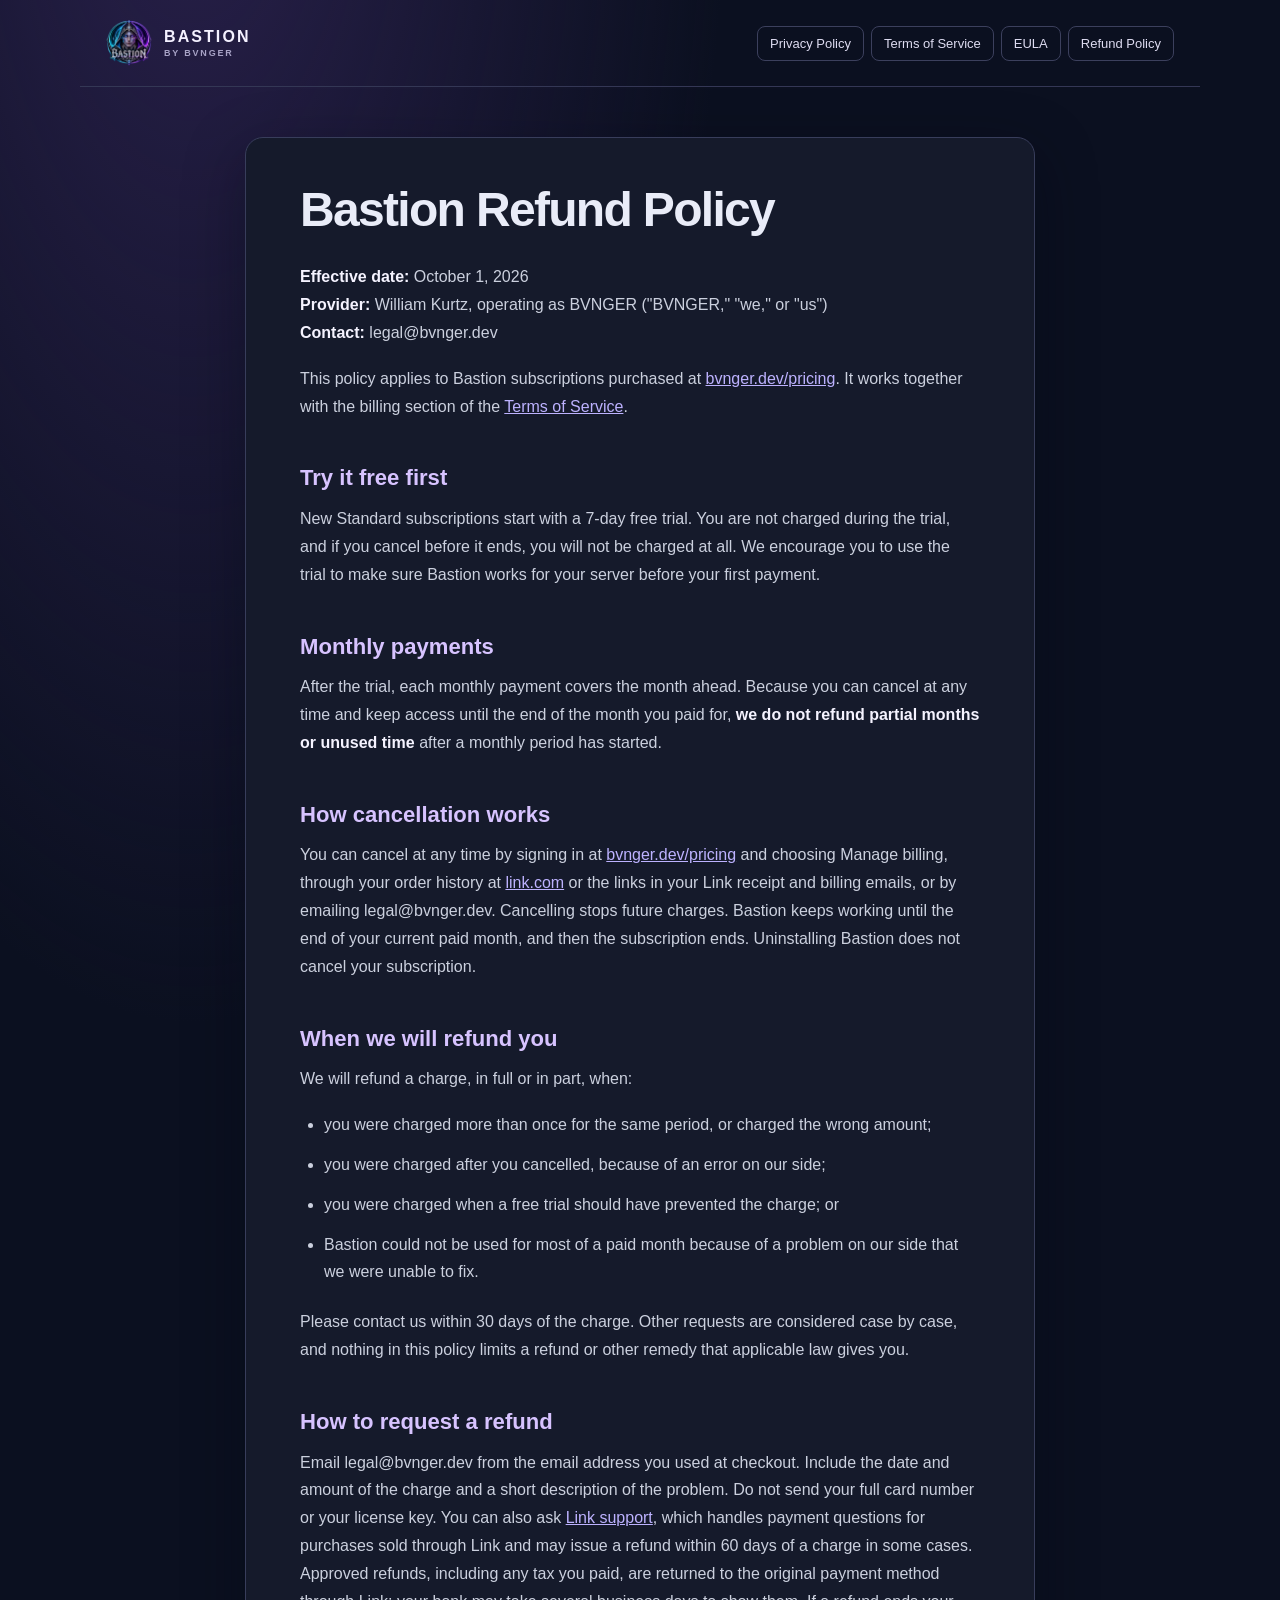
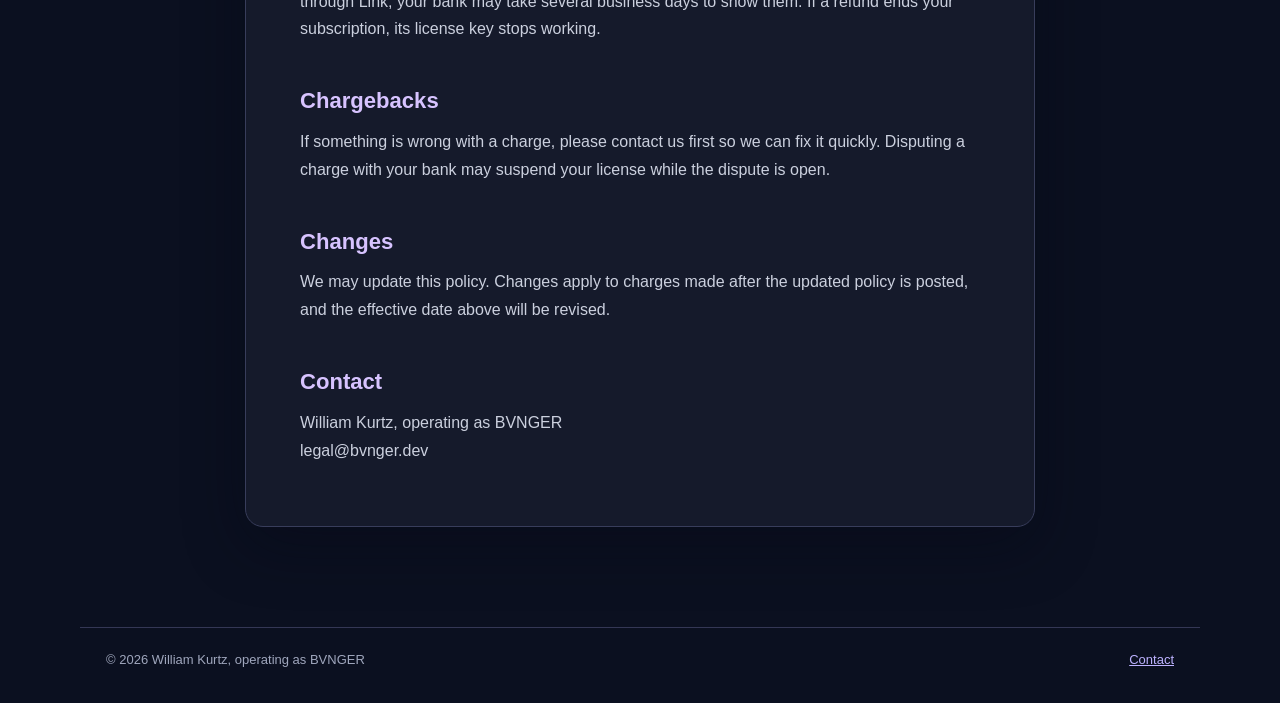
<file: refunds/index.html>
<!doctype html><html lang="en"><head><meta charset="utf-8"><meta name="viewport" content="width=device-width,initial-scale=1"><meta name="description" content="Refund and cancellation policy for Bastion subscriptions."><meta name="theme-color" content="#0b1020"><title>Refund Policy · Bastion</title><link rel="icon" href="/bastion/favicon.ico"><link rel="stylesheet" href="/bastion/styles.css"></head><body><header><a class="brand" href="/"><img src="/bastion/bastion.png" alt="Bastion emblem"><span>BASTION<small>BY BVNGER</small></span></a><nav aria-label="Legal documents"><a href="/privacy/">Privacy Policy</a><a href="/terms/">Terms of Service</a><a href="/eula/">EULA</a><a href="/refunds/">Refund Policy</a></nav></header><main><article class="document"><h1>Bastion Refund Policy</h1>
<p><strong>Effective date:</strong> October 1, 2026<br> <strong>Provider:</strong> William Kurtz, operating as BVNGER (&quot;BVNGER,&quot; &quot;we,&quot; or &quot;us&quot;)<br> <strong>Contact:</strong> legal@bvnger.dev</p>
<p>This policy applies to Bastion subscriptions purchased at <a href="/pricing/">bvnger.dev/pricing</a>. It works together with the billing section of the <a href="/terms/#billing">Terms of Service</a>.</p>
<h2>Try it free first</h2>
<p>New Standard subscriptions start with a 7-day free trial. You are not charged during the trial, and if you cancel before it ends, you will not be charged at all. We encourage you to use the trial to make sure Bastion works for your server before your first payment.</p>
<h2>Monthly payments</h2>
<p>After the trial, each monthly payment covers the month ahead. Because you can cancel at any time and keep access until the end of the month you paid for, <strong>we do not refund partial months or unused time</strong> after a monthly period has started.</p>
<h2>How cancellation works</h2>
<p>You can cancel at any time by signing in at <a href="/pricing/">bvnger.dev/pricing</a> and choosing Manage billing, through your order history at <a href="https://link.com">link.com</a> or the links in your Link receipt and billing emails, or by emailing legal@bvnger.dev. Cancelling stops future charges. Bastion keeps working until the end of your current paid month, and then the subscription ends. Uninstalling Bastion does not cancel your subscription.</p>
<h2>When we will refund you</h2>
<p>We will refund a charge, in full or in part, when:</p>
<ul><li>you were charged more than once for the same period, or charged the wrong amount;</li><li>you were charged after you cancelled, because of an error on our side;</li><li>you were charged when a free trial should have prevented the charge; or</li><li>Bastion could not be used for most of a paid month because of a problem on our side that we were unable to fix.</li></ul>
<p>Please contact us within 30 days of the charge. Other requests are considered case by case, and nothing in this policy limits a refund or other remedy that applicable law gives you.</p>
<h2>How to request a refund</h2>
<p>Email legal@bvnger.dev from the email address you used at checkout. Include the date and amount of the charge and a short description of the problem. Do not send your full card number or your license key. You can also ask <a href="https://support.link.com/topics/sold-through-link">Link support</a>, which handles payment questions for purchases sold through Link and may issue a refund within 60 days of a charge in some cases. Approved refunds, including any tax you paid, are returned to the original payment method through Link; your bank may take several business days to show them. If a refund ends your subscription, its license key stops working.</p>
<h2>Chargebacks</h2>
<p>If something is wrong with a charge, please contact us first so we can fix it quickly. Disputing a charge with your bank may suspend your license while the dispute is open.</p>
<h2>Changes</h2>
<p>We may update this policy. Changes apply to charges made after the updated policy is posted, and the effective date above will be revised.</p>
<h2>Contact</h2>
<p>William Kurtz, operating as BVNGER<br> legal@bvnger.dev</p></article></main><footer><span>© 2026 William Kurtz, operating as BVNGER</span><a href="mailto:legal@bvnger.dev">Contact</a></footer></body></html>
</file>
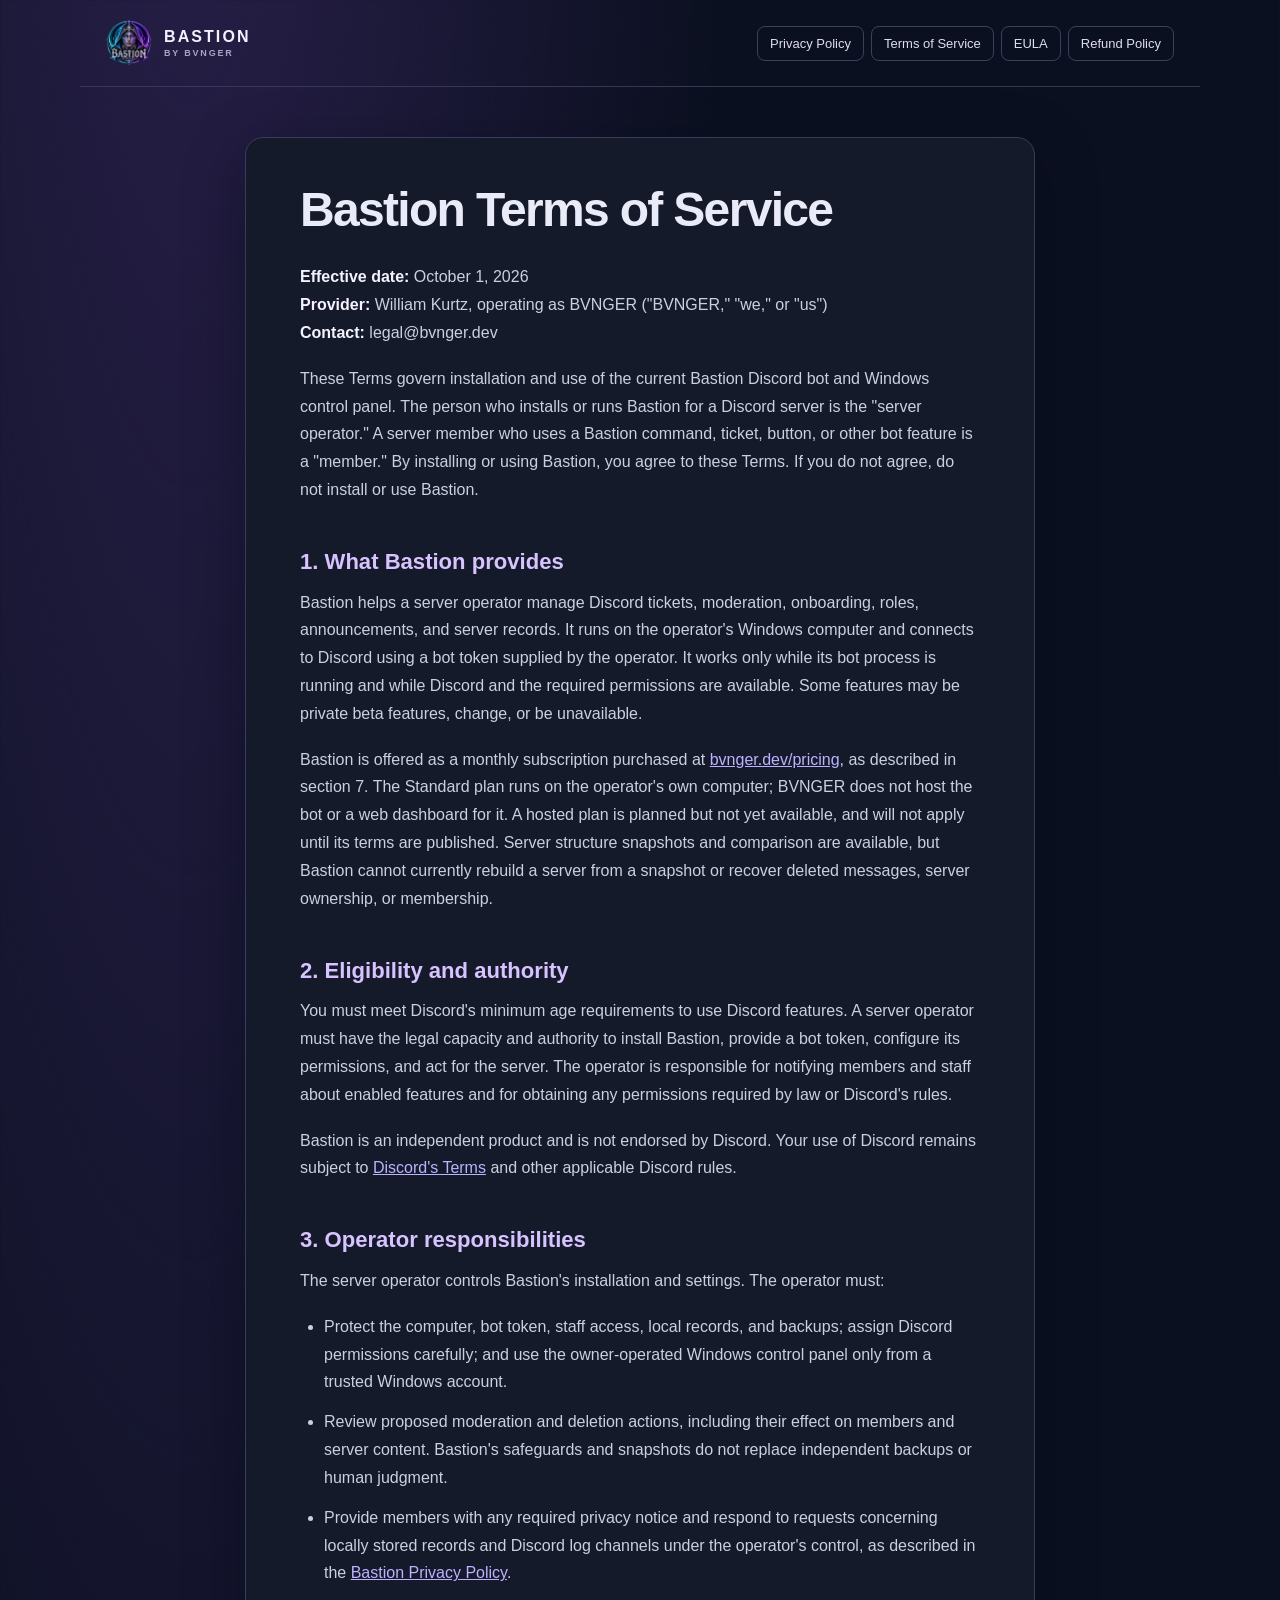
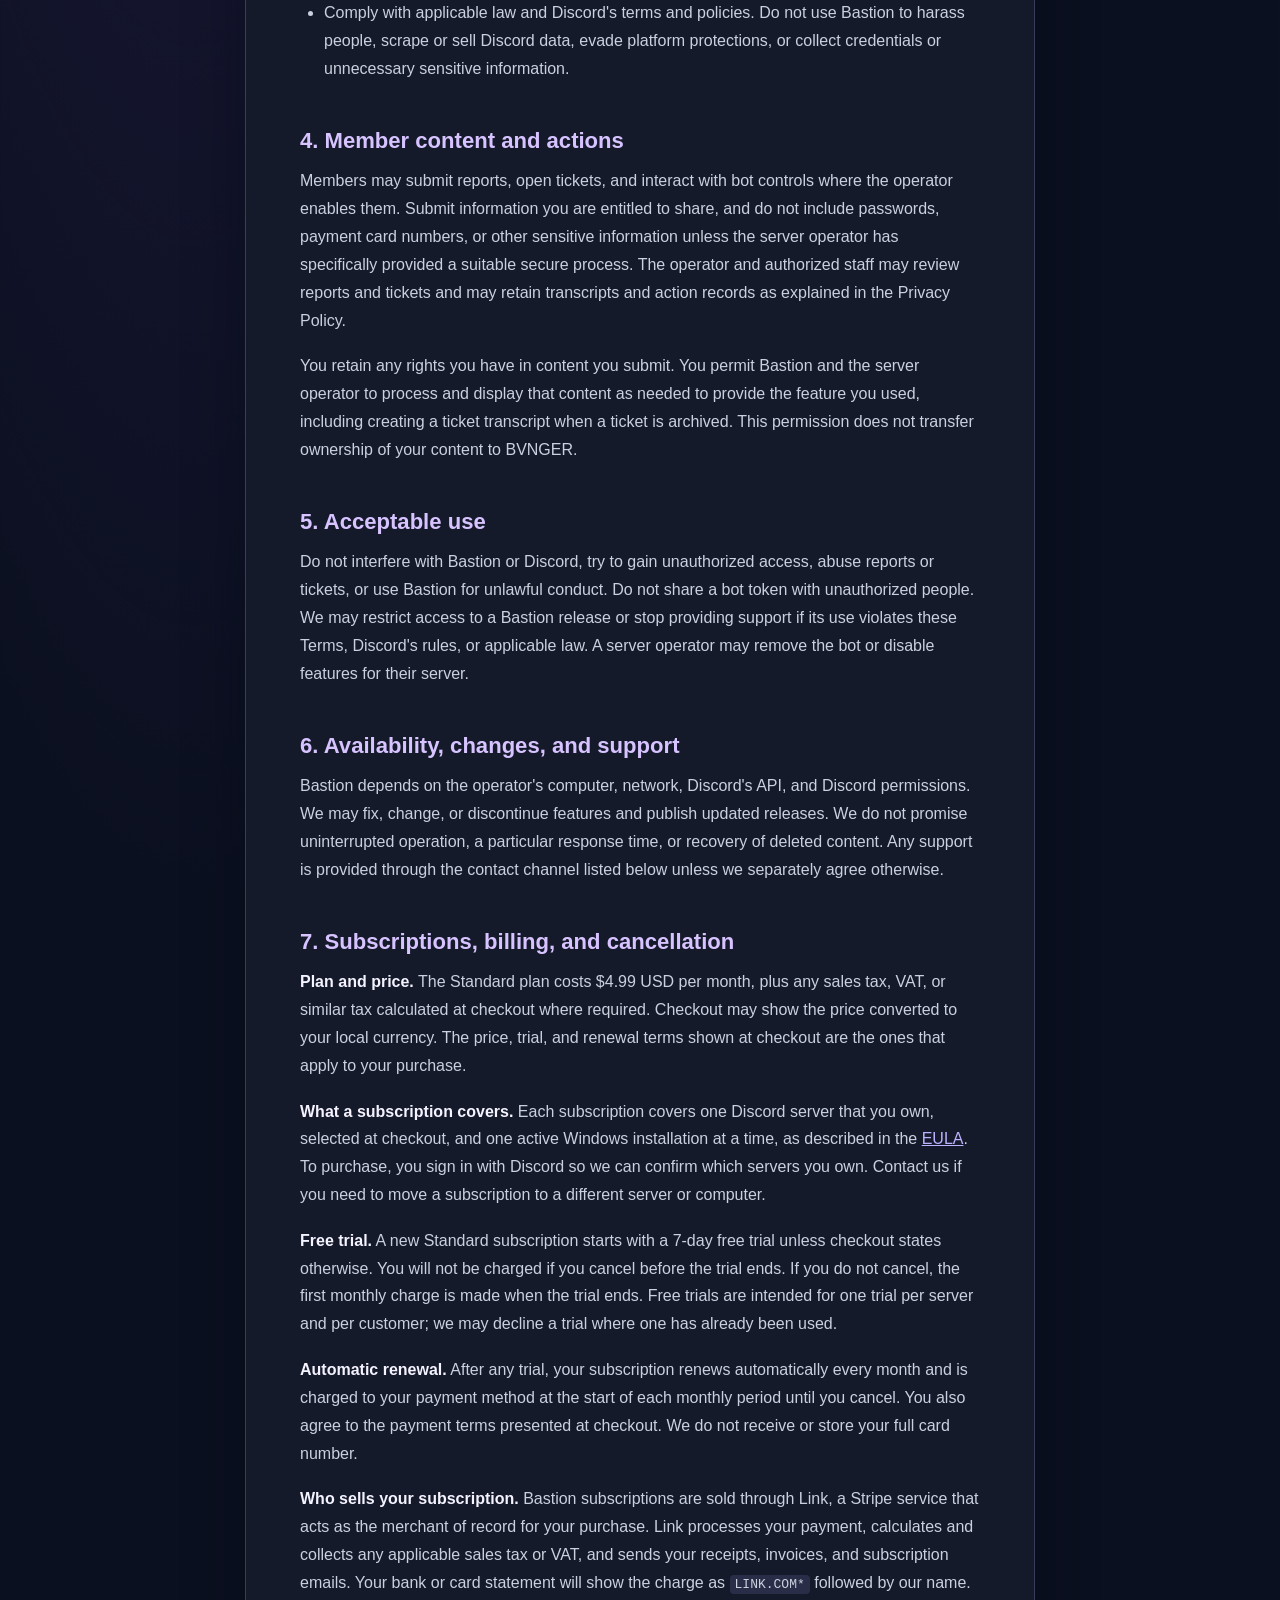
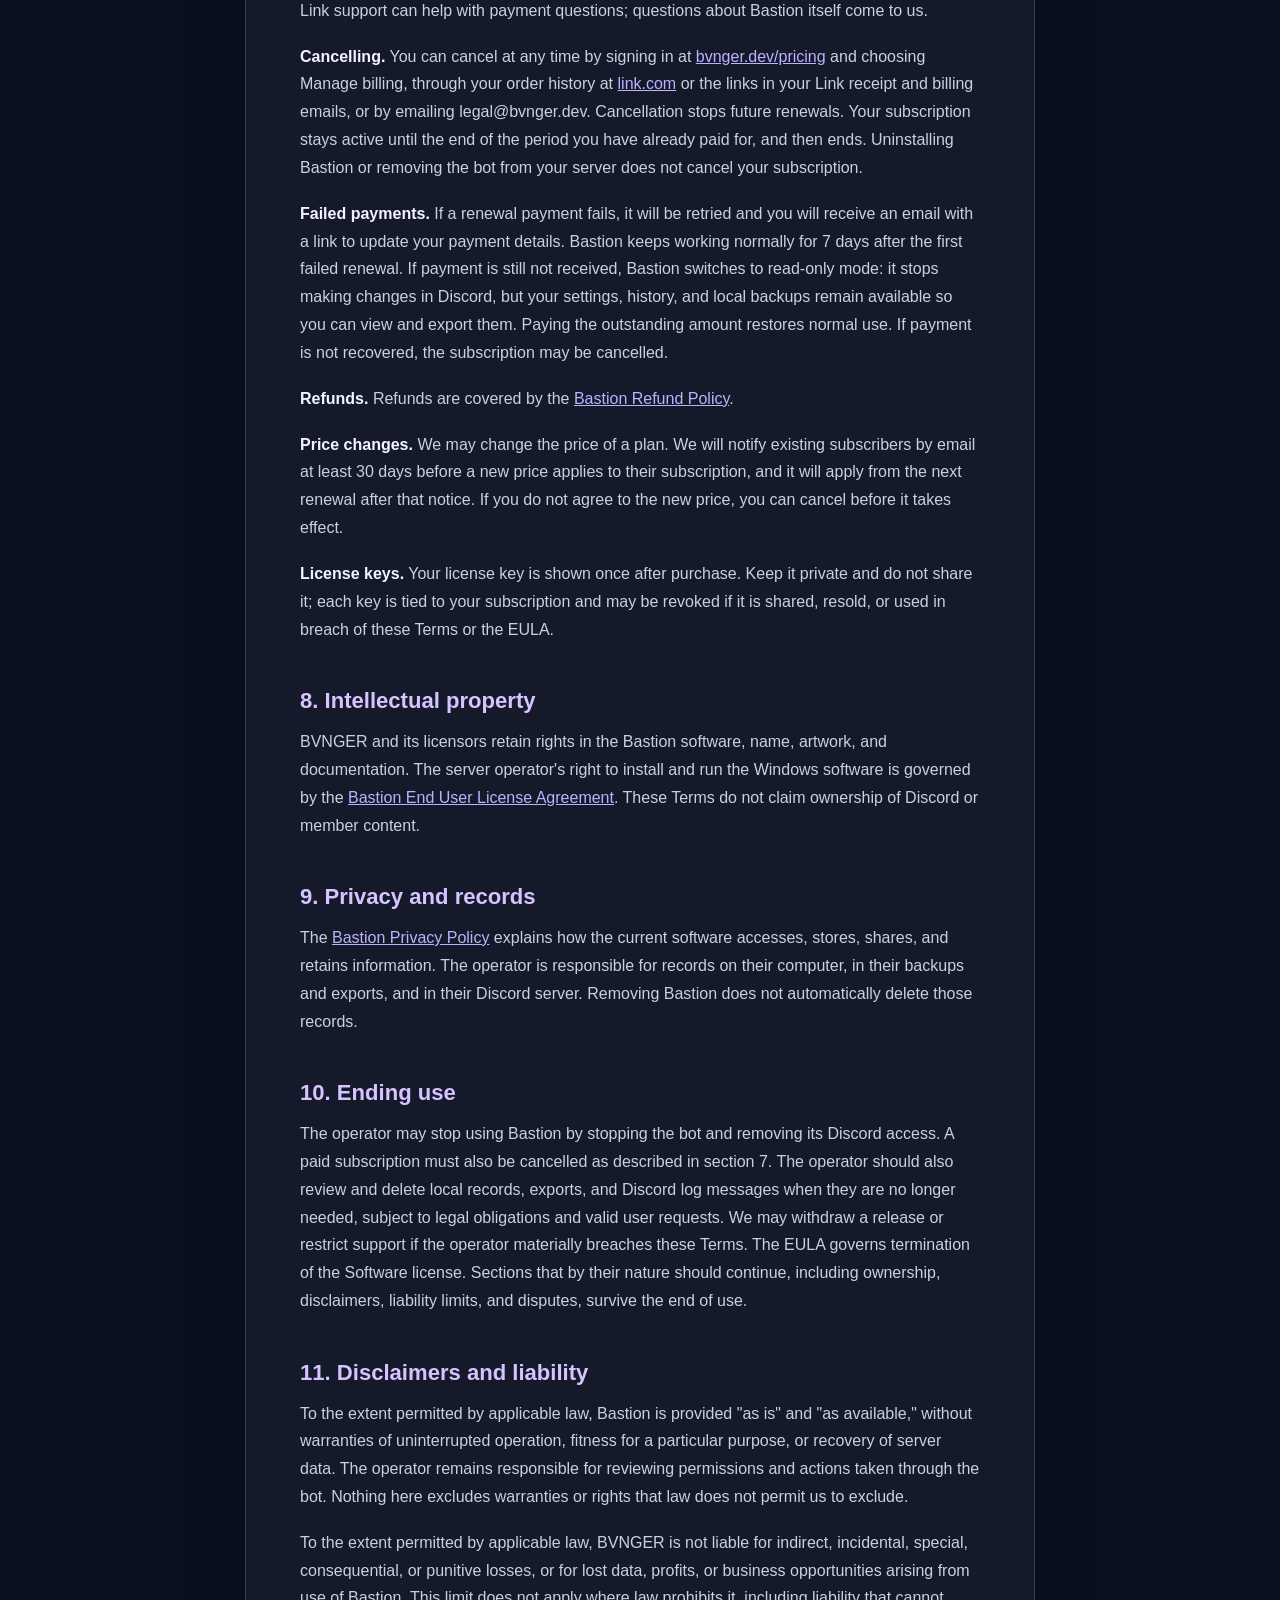
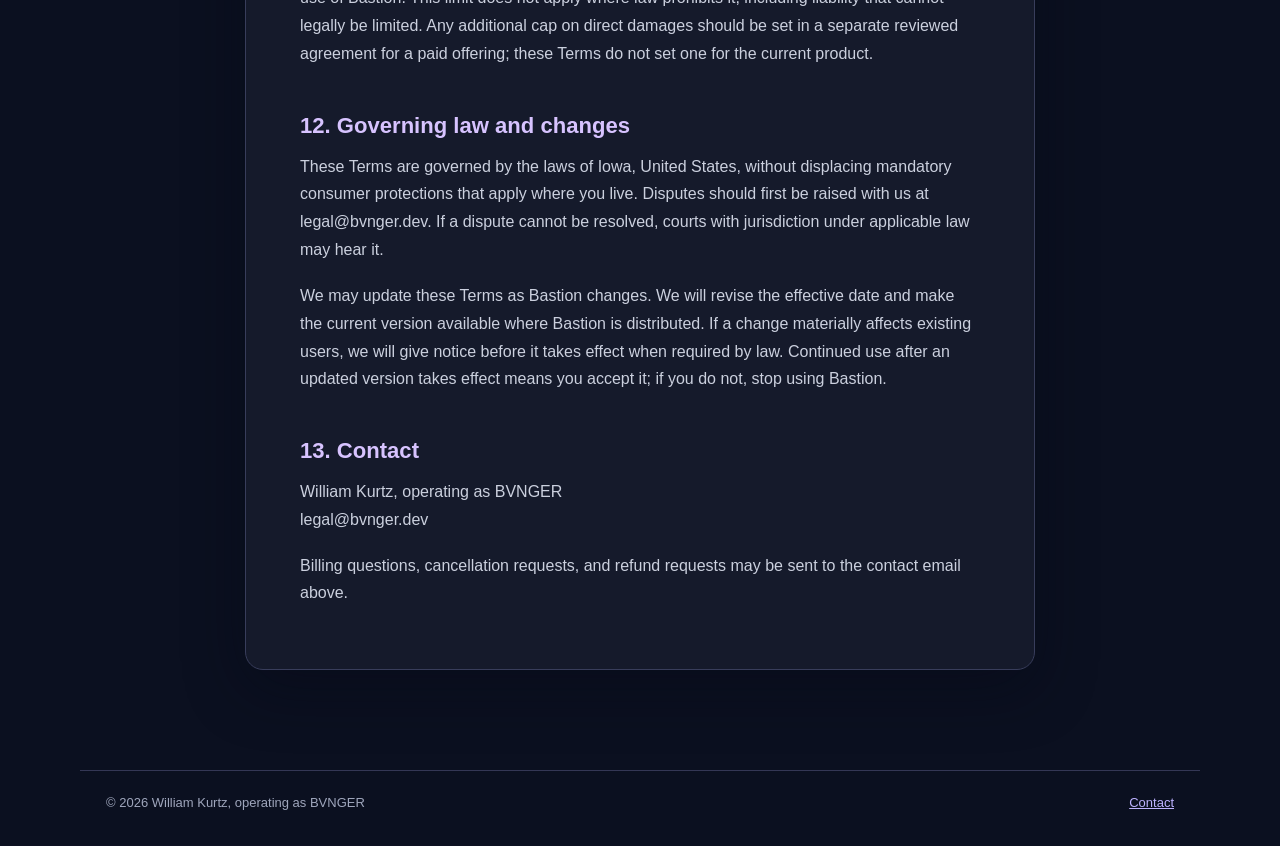
<file: terms/index.html>
<!doctype html><html lang="en"><head><meta charset="utf-8"><meta name="viewport" content="width=device-width,initial-scale=1"><meta name="description" content="Terms for using the Bastion Discord bot and Windows control panel."><meta name="theme-color" content="#0b1020"><title>Terms of Service · Bastion</title><link rel="icon" href="/bastion/favicon.ico"><link rel="stylesheet" href="/bastion/styles.css"></head><body><header><a class="brand" href="/"><img src="/bastion/bastion.png" alt="Bastion emblem"><span>BASTION<small>BY BVNGER</small></span></a><nav aria-label="Legal documents"><a href="/privacy/">Privacy Policy</a><a href="/terms/">Terms of Service</a><a href="/eula/">EULA</a><a href="/refunds/">Refund Policy</a></nav></header><main><article class="document"><h1>Bastion Terms of Service</h1>
<p><strong>Effective date:</strong> October 1, 2026<br> <strong>Provider:</strong> William Kurtz, operating as BVNGER (&quot;BVNGER,&quot; &quot;we,&quot; or &quot;us&quot;)<br> <strong>Contact:</strong> legal@bvnger.dev</p>
<p>These Terms govern installation and use of the current Bastion Discord bot and Windows control panel. The person who installs or runs Bastion for a Discord server is the &quot;server operator.&quot; A server member who uses a Bastion command, ticket, button, or other bot feature is a &quot;member.&quot; By installing or using Bastion, you agree to these Terms. If you do not agree, do not install or use Bastion.</p>
<h2>1. What Bastion provides</h2>
<p>Bastion helps a server operator manage Discord tickets, moderation, onboarding, roles, announcements, and server records. It runs on the operator's Windows computer and connects to Discord using a bot token supplied by the operator. It works only while its bot process is running and while Discord and the required permissions are available. Some features may be private beta features, change, or be unavailable.</p>
<p>Bastion is offered as a monthly subscription purchased at <a href="/pricing/">bvnger.dev/pricing</a>, as described in section 7. The Standard plan runs on the operator's own computer; BVNGER does not host the bot or a web dashboard for it. A hosted plan is planned but not yet available, and will not apply until its terms are published. Server structure snapshots and comparison are available, but Bastion cannot currently rebuild a server from a snapshot or recover deleted messages, server ownership, or membership.</p>
<h2>2. Eligibility and authority</h2>
<p>You must meet Discord's minimum age requirements to use Discord features. A server operator must have the legal capacity and authority to install Bastion, provide a bot token, configure its permissions, and act for the server. The operator is responsible for notifying members and staff about enabled features and for obtaining any permissions required by law or Discord's rules.</p>
<p>Bastion is an independent product and is not endorsed by Discord. Your use of Discord remains subject to <a href="https://discord.com/terms">Discord's Terms</a> and other applicable Discord rules.</p>
<h2>3. Operator responsibilities</h2>
<p>The server operator controls Bastion's installation and settings. The operator must:</p>
<ul><li>Protect the computer, bot token, staff access, local records, and backups; assign Discord permissions carefully; and use the owner-operated Windows control panel only from a trusted Windows account.</li><li>Review proposed moderation and deletion actions, including their effect on members and server content. Bastion's safeguards and snapshots do not replace independent backups or human judgment.</li><li>Provide members with any required privacy notice and respond to requests concerning locally stored records and Discord log channels under the operator's control, as described in the <a href="/privacy/">Bastion Privacy Policy</a>.</li><li>Comply with applicable law and Discord's terms and policies. Do not use Bastion to harass people, scrape or sell Discord data, evade platform protections, or collect credentials or unnecessary sensitive information.</li></ul>
<h2>4. Member content and actions</h2>
<p>Members may submit reports, open tickets, and interact with bot controls where the operator enables them. Submit information you are entitled to share, and do not include passwords, payment card numbers, or other sensitive information unless the server operator has specifically provided a suitable secure process. The operator and authorized staff may review reports and tickets and may retain transcripts and action records as explained in the Privacy Policy.</p>
<p>You retain any rights you have in content you submit. You permit Bastion and the server operator to process and display that content as needed to provide the feature you used, including creating a ticket transcript when a ticket is archived. This permission does not transfer ownership of your content to BVNGER.</p>
<h2>5. Acceptable use</h2>
<p>Do not interfere with Bastion or Discord, try to gain unauthorized access, abuse reports or tickets, or use Bastion for unlawful conduct. Do not share a bot token with unauthorized people. We may restrict access to a Bastion release or stop providing support if its use violates these Terms, Discord's rules, or applicable law. A server operator may remove the bot or disable features for their server.</p>
<h2>6. Availability, changes, and support</h2>
<p>Bastion depends on the operator's computer, network, Discord's API, and Discord permissions. We may fix, change, or discontinue features and publish updated releases. We do not promise uninterrupted operation, a particular response time, or recovery of deleted content. Any support is provided through the contact channel listed below unless we separately agree otherwise.</p>
<h2 id="billing">7. Subscriptions, billing, and cancellation</h2>
<p><strong>Plan and price.</strong> The Standard plan costs $4.99 USD per month, plus any sales tax, VAT, or similar tax calculated at checkout where required. Checkout may show the price converted to your local currency. The price, trial, and renewal terms shown at checkout are the ones that apply to your purchase.</p>
<p><strong>What a subscription covers.</strong> Each subscription covers one Discord server that you own, selected at checkout, and one active Windows installation at a time, as described in the <a href="/eula/">EULA</a>. To purchase, you sign in with Discord so we can confirm which servers you own. Contact us if you need to move a subscription to a different server or computer.</p>
<p><strong>Free trial.</strong> A new Standard subscription starts with a 7-day free trial unless checkout states otherwise. You will not be charged if you cancel before the trial ends. If you do not cancel, the first monthly charge is made when the trial ends. Free trials are intended for one trial per server and per customer; we may decline a trial where one has already been used.</p>
<p><strong>Automatic renewal.</strong> After any trial, your subscription renews automatically every month and is charged to your payment method at the start of each monthly period until you cancel. You also agree to the payment terms presented at checkout. We do not receive or store your full card number.</p>
<p><strong>Who sells your subscription.</strong> Bastion subscriptions are sold through Link, a Stripe service that acts as the merchant of record for your purchase. Link processes your payment, calculates and collects any applicable sales tax or VAT, and sends your receipts, invoices, and subscription emails. Your bank or card statement will show the charge as <code>LINK.COM*</code> followed by our name. Link support can help with payment questions; questions about Bastion itself come to us.</p>
<p><strong>Cancelling.</strong> You can cancel at any time by signing in at <a href="/pricing/">bvnger.dev/pricing</a> and choosing Manage billing, through your order history at <a href="https://link.com">link.com</a> or the links in your Link receipt and billing emails, or by emailing legal@bvnger.dev. Cancellation stops future renewals. Your subscription stays active until the end of the period you have already paid for, and then ends. Uninstalling Bastion or removing the bot from your server does not cancel your subscription.</p>
<p><strong>Failed payments.</strong> If a renewal payment fails, it will be retried and you will receive an email with a link to update your payment details. Bastion keeps working normally for 7 days after the first failed renewal. If payment is still not received, Bastion switches to read-only mode: it stops making changes in Discord, but your settings, history, and local backups remain available so you can view and export them. Paying the outstanding amount restores normal use. If payment is not recovered, the subscription may be cancelled.</p>
<p><strong>Refunds.</strong> Refunds are covered by the <a href="/refunds/">Bastion Refund Policy</a>.</p>
<p><strong>Price changes.</strong> We may change the price of a plan. We will notify existing subscribers by email at least 30 days before a new price applies to their subscription, and it will apply from the next renewal after that notice. If you do not agree to the new price, you can cancel before it takes effect.</p>
<p><strong>License keys.</strong> Your license key is shown once after purchase. Keep it private and do not share it; each key is tied to your subscription and may be revoked if it is shared, resold, or used in breach of these Terms or the EULA.</p>
<h2>8. Intellectual property</h2>
<p>BVNGER and its licensors retain rights in the Bastion software, name, artwork, and documentation. The server operator's right to install and run the Windows software is governed by the <a href="/eula/">Bastion End User License Agreement</a>. These Terms do not claim ownership of Discord or member content.</p>
<h2>9. Privacy and records</h2>
<p>The <a href="/privacy/">Bastion Privacy Policy</a> explains how the current software accesses, stores, shares, and retains information. The operator is responsible for records on their computer, in their backups and exports, and in their Discord server. Removing Bastion does not automatically delete those records.</p>
<h2>10. Ending use</h2>
<p>The operator may stop using Bastion by stopping the bot and removing its Discord access. A paid subscription must also be cancelled as described in section 7. The operator should also review and delete local records, exports, and Discord log messages when they are no longer needed, subject to legal obligations and valid user requests. We may withdraw a release or restrict support if the operator materially breaches these Terms. The EULA governs termination of the Software license. Sections that by their nature should continue, including ownership, disclaimers, liability limits, and disputes, survive the end of use.</p>
<h2>11. Disclaimers and liability</h2>
<p>To the extent permitted by applicable law, Bastion is provided &quot;as is&quot; and &quot;as available,&quot; without warranties of uninterrupted operation, fitness for a particular purpose, or recovery of server data. The operator remains responsible for reviewing permissions and actions taken through the bot. Nothing here excludes warranties or rights that law does not permit us to exclude.</p>
<p>To the extent permitted by applicable law, BVNGER is not liable for indirect, incidental, special, consequential, or punitive losses, or for lost data, profits, or business opportunities arising from use of Bastion. This limit does not apply where law prohibits it, including liability that cannot legally be limited. Any additional cap on direct damages should be set in a separate reviewed agreement for a paid offering; these Terms do not set one for the current product.</p>
<h2>12. Governing law and changes</h2>
<p>These Terms are governed by the laws of Iowa, United States, without displacing mandatory consumer protections that apply where you live. Disputes should first be raised with us at legal@bvnger.dev. If a dispute cannot be resolved, courts with jurisdiction under applicable law may hear it.</p>
<p>We may update these Terms as Bastion changes. We will revise the effective date and make the current version available where Bastion is distributed. If a change materially affects existing users, we will give notice before it takes effect when required by law. Continued use after an updated version takes effect means you accept it; if you do not, stop using Bastion.</p>
<h2>13. Contact</h2>
<p>William Kurtz, operating as BVNGER<br> legal@bvnger.dev</p>
<p>Billing questions, cancellation requests, and refund requests may be sent to the contact email above.</p></article></main><footer><span>© 2026 William Kurtz, operating as BVNGER</span><a href="mailto:legal@bvnger.dev">Contact</a></footer></body></html>
</file>
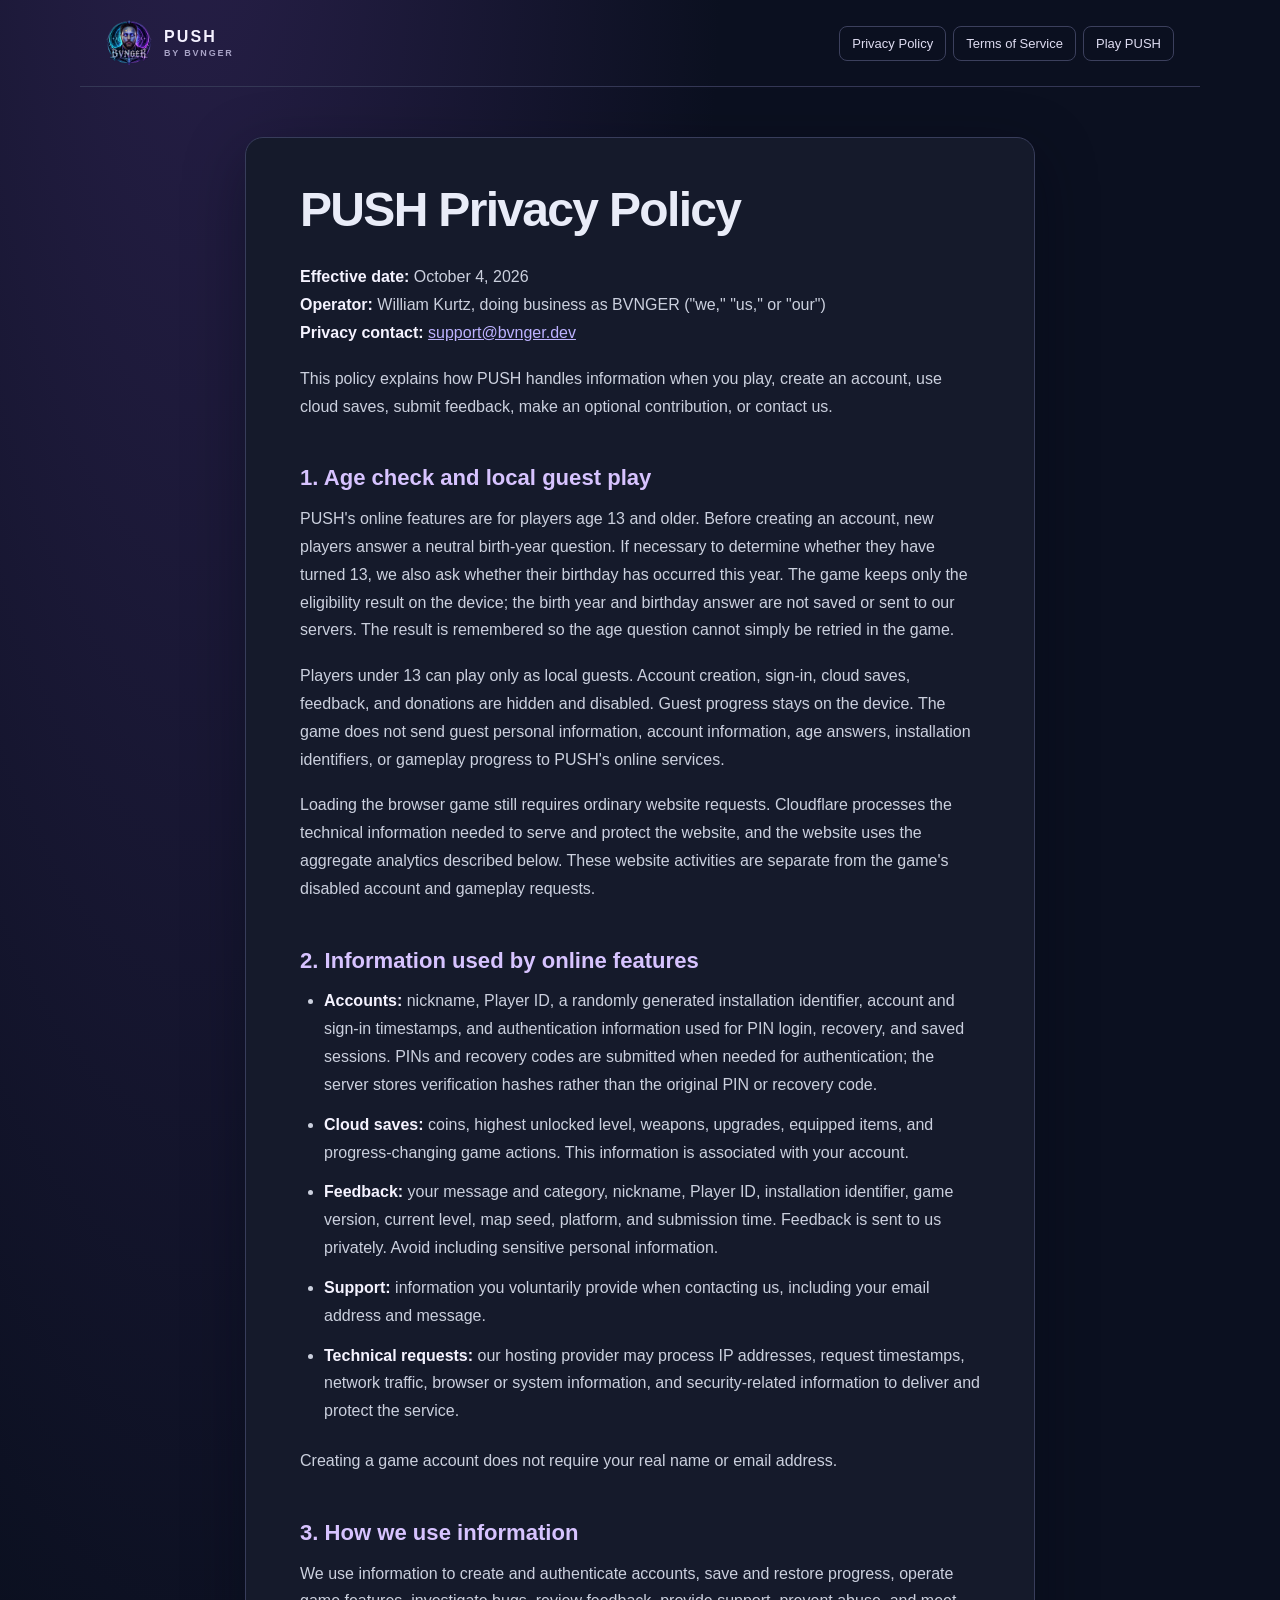
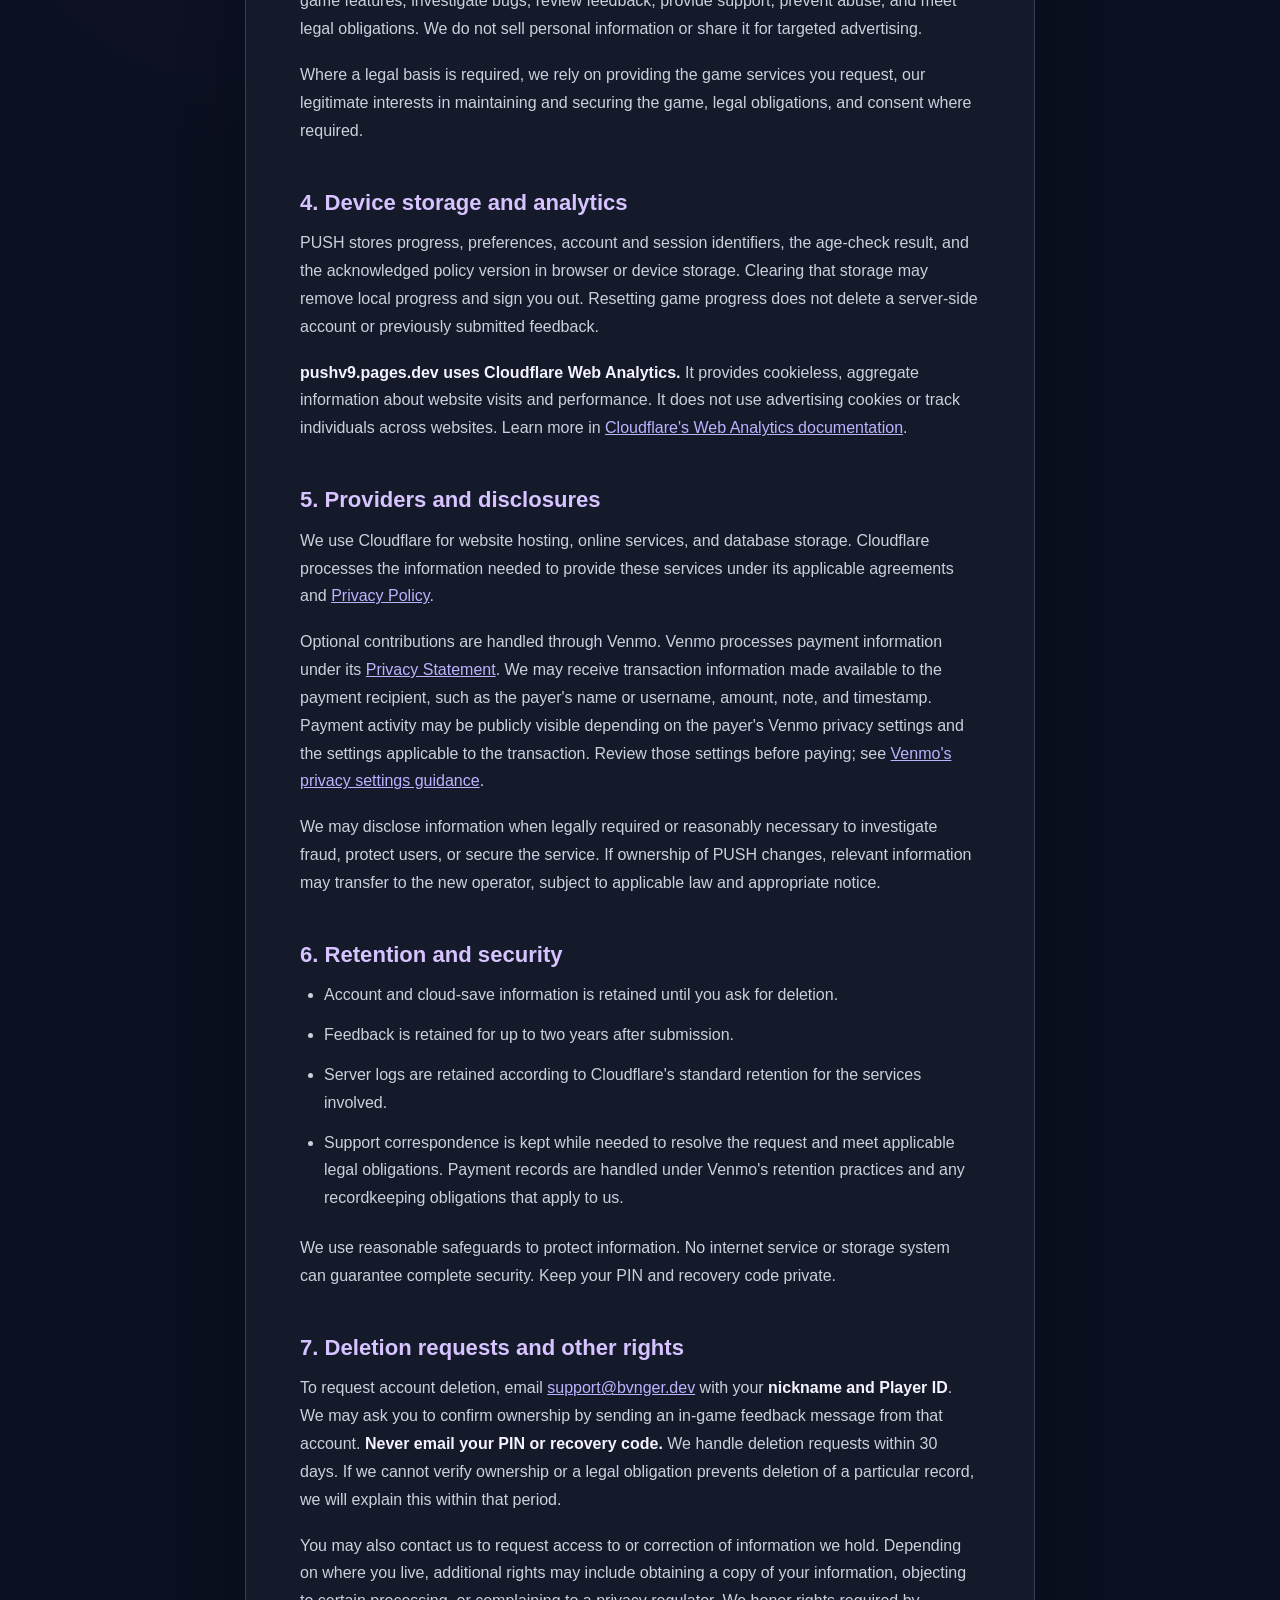
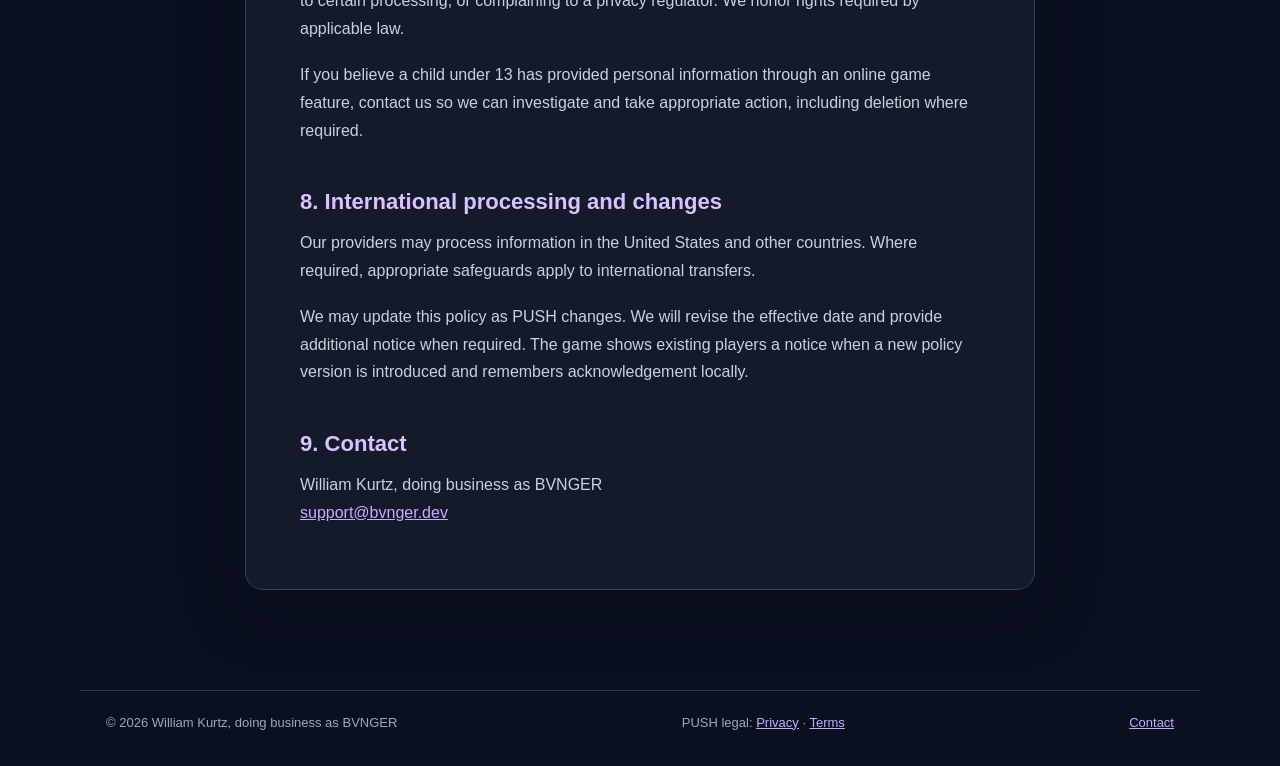
<file: push/privacy/index.html>
<!doctype html>
<html lang="en">
<head>
  <meta charset="utf-8">
  <meta name="viewport" content="width=device-width,initial-scale=1">
  <meta name="description" content="How PUSH handles accounts, cloud saves, local guest play, feedback and website analytics.">
  <meta name="theme-color" content="#0b1020">
  <title>Privacy Policy · PUSH · BVNGER</title>
  <link rel="icon" href="/bvnger-logo.png">
  <link rel="stylesheet" href="/bastion/styles.css">
</head>
<body>
<header>
  <a class="brand" href="/"><img src="/bvnger-logo.png" alt="BVNGER emblem"><span>PUSH<small>BY BVNGER</small></span></a>
  <nav aria-label="PUSH legal documents"><a href="/push/privacy/" aria-current="page">Privacy Policy</a><a href="/push/terms/">Terms of Service</a><a href="https://pushv9.pages.dev/">Play PUSH</a></nav>
</header>
<main><article class="document">
<h1>PUSH Privacy Policy</h1>
<p><strong>Effective date:</strong> <time datetime="2026-10-04">October 4, 2026</time><br>
<strong>Operator:</strong> William Kurtz, doing business as BVNGER ("we," "us," or "our")<br>
<strong>Privacy contact:</strong> <a href="mailto:support@bvnger.dev">support@bvnger.dev</a></p>
<p>This policy explains how PUSH handles information when you play, create an account, use cloud saves, submit feedback, make an optional contribution, or contact us.</p>
<h2>1. Age check and local guest play</h2>
<p>PUSH's online features are for players age 13 and older. Before creating an account, new players answer a neutral birth-year question. If necessary to determine whether they have turned 13, we also ask whether their birthday has occurred this year. The game keeps only the eligibility result on the device; the birth year and birthday answer are not saved or sent to our servers. The result is remembered so the age question cannot simply be retried in the game.</p>
<p>Players under 13 can play only as local guests. Account creation, sign-in, cloud saves, feedback, and donations are hidden and disabled. Guest progress stays on the device. The game does not send guest personal information, account information, age answers, installation identifiers, or gameplay progress to PUSH's online services.</p>
<p>Loading the browser game still requires ordinary website requests. Cloudflare processes the technical information needed to serve and protect the website, and the website uses the aggregate analytics described below. These website activities are separate from the game's disabled account and gameplay requests.</p>
<h2>2. Information used by online features</h2>
<ul>
<li><strong>Accounts:</strong> nickname, Player ID, a randomly generated installation identifier, account and sign-in timestamps, and authentication information used for PIN login, recovery, and saved sessions. PINs and recovery codes are submitted when needed for authentication; the server stores verification hashes rather than the original PIN or recovery code.</li>
<li><strong>Cloud saves:</strong> coins, highest unlocked level, weapons, upgrades, equipped items, and progress-changing game actions. This information is associated with your account.</li>
<li><strong>Feedback:</strong> your message and category, nickname, Player ID, installation identifier, game version, current level, map seed, platform, and submission time. Feedback is sent to us privately. Avoid including sensitive personal information.</li>
<li><strong>Support:</strong> information you voluntarily provide when contacting us, including your email address and message.</li>
<li><strong>Technical requests:</strong> our hosting provider may process IP addresses, request timestamps, network traffic, browser or system information, and security-related information to deliver and protect the service.</li>
</ul>
<p>Creating a game account does not require your real name or email address.</p>
<h2>3. How we use information</h2>
<p>We use information to create and authenticate accounts, save and restore progress, operate game features, investigate bugs, review feedback, provide support, prevent abuse, and meet legal obligations. We do not sell personal information or share it for targeted advertising.</p>
<p>Where a legal basis is required, we rely on providing the game services you request, our legitimate interests in maintaining and securing the game, legal obligations, and consent where required.</p>
<h2>4. Device storage and analytics</h2>
<p>PUSH stores progress, preferences, account and session identifiers, the age-check result, and the acknowledged policy version in browser or device storage. Clearing that storage may remove local progress and sign you out. Resetting game progress does not delete a server-side account or previously submitted feedback.</p>
<p><strong>pushv9.pages.dev uses Cloudflare Web Analytics.</strong> It provides cookieless, aggregate information about website visits and performance. It does not use advertising cookies or track individuals across websites. Learn more in <a href="https://developers.cloudflare.com/web-analytics/about/">Cloudflare's Web Analytics documentation</a>.</p>
<h2>5. Providers and disclosures</h2>
<p>We use Cloudflare for website hosting, online services, and database storage. Cloudflare processes the information needed to provide these services under its applicable agreements and <a href="https://www.cloudflare.com/privacypolicy/">Privacy Policy</a>.</p>
<p>Optional contributions are handled through Venmo. Venmo processes payment information under its <a href="https://venmo.com/legal/us-privacy-policy">Privacy Statement</a>. We may receive transaction information made available to the payment recipient, such as the payer's name or username, amount, note, and timestamp. Payment activity may be publicly visible depending on the payer's Venmo privacy settings and the settings applicable to the transaction. Review those settings before paying; see <a href="https://help.venmo.com/cs/articles/manage-your-venmo-privacy-settings-vhel351">Venmo's privacy settings guidance</a>.</p>
<p>We may disclose information when legally required or reasonably necessary to investigate fraud, protect users, or secure the service. If ownership of PUSH changes, relevant information may transfer to the new operator, subject to applicable law and appropriate notice.</p>
<h2>6. Retention and security</h2>
<ul>
<li>Account and cloud-save information is retained until you ask for deletion.</li>
<li>Feedback is retained for up to two years after submission.</li>
<li>Server logs are retained according to Cloudflare's standard retention for the services involved.</li>
<li>Support correspondence is kept while needed to resolve the request and meet applicable legal obligations. Payment records are handled under Venmo's retention practices and any recordkeeping obligations that apply to us.</li>
</ul>
<p>We use reasonable safeguards to protect information. No internet service or storage system can guarantee complete security. Keep your PIN and recovery code private.</p>
<h2>7. Deletion requests and other rights</h2>
<p>To request account deletion, email <a href="mailto:support@bvnger.dev">support@bvnger.dev</a> with your <strong>nickname and Player ID</strong>. We may ask you to confirm ownership by sending an in-game feedback message from that account. <strong>Never email your PIN or recovery code.</strong> We handle deletion requests within 30 days. If we cannot verify ownership or a legal obligation prevents deletion of a particular record, we will explain this within that period.</p>
<p>You may also contact us to request access to or correction of information we hold. Depending on where you live, additional rights may include obtaining a copy of your information, objecting to certain processing, or complaining to a privacy regulator. We honor rights required by applicable law.</p>
<p>If you believe a child under 13 has provided personal information through an online game feature, contact us so we can investigate and take appropriate action, including deletion where required.</p>
<h2>8. International processing and changes</h2>
<p>Our providers may process information in the United States and other countries. Where required, appropriate safeguards apply to international transfers.</p>
<p>We may update this policy as PUSH changes. We will revise the effective date and provide additional notice when required. The game shows existing players a notice when a new policy version is introduced and remembers acknowledgement locally.</p>
<h2>9. Contact</h2>
<p>William Kurtz, doing business as BVNGER<br><a href="mailto:support@bvnger.dev">support@bvnger.dev</a></p>
</article></main>
<footer><span>© 2026 William Kurtz, doing business as BVNGER</span><span>PUSH legal: <a href="/push/privacy/">Privacy</a> · <a href="/push/terms/">Terms</a></span><a href="mailto:support@bvnger.dev">Contact</a></footer>
</body></html>
</file>
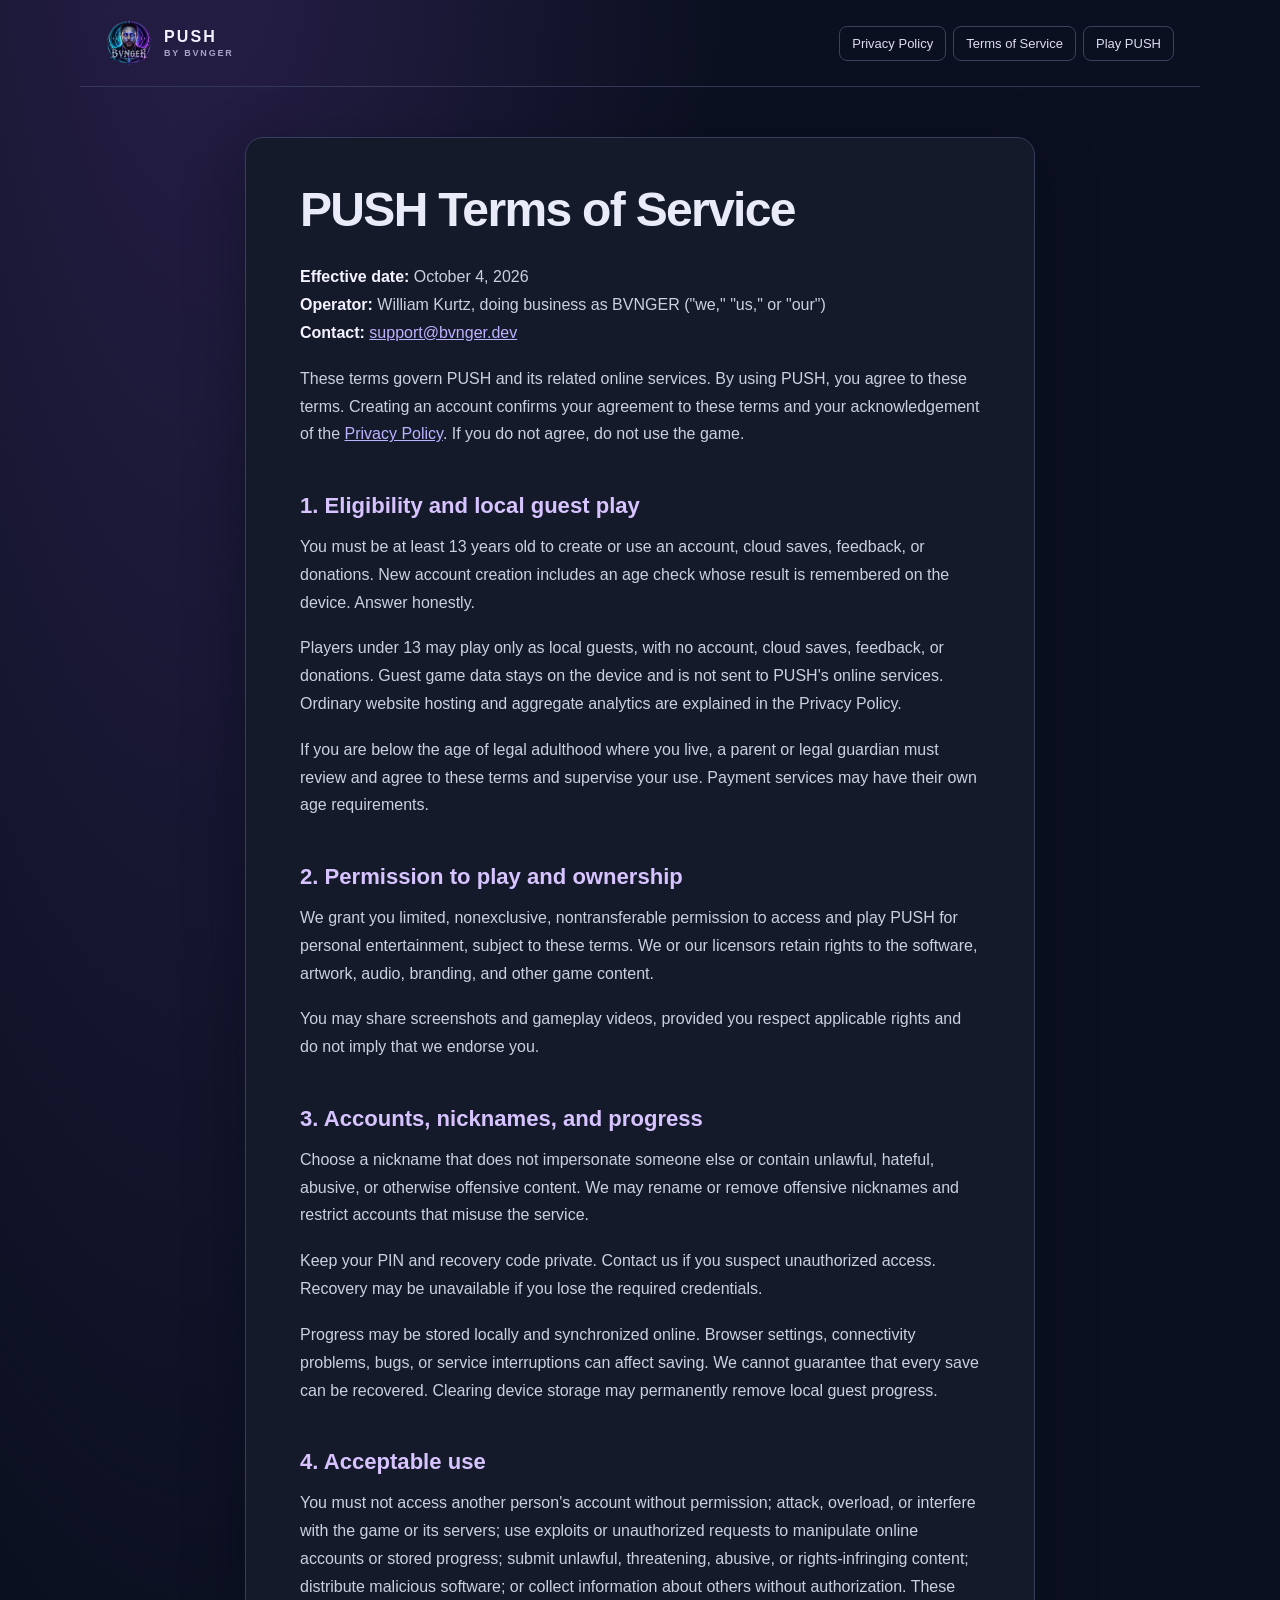
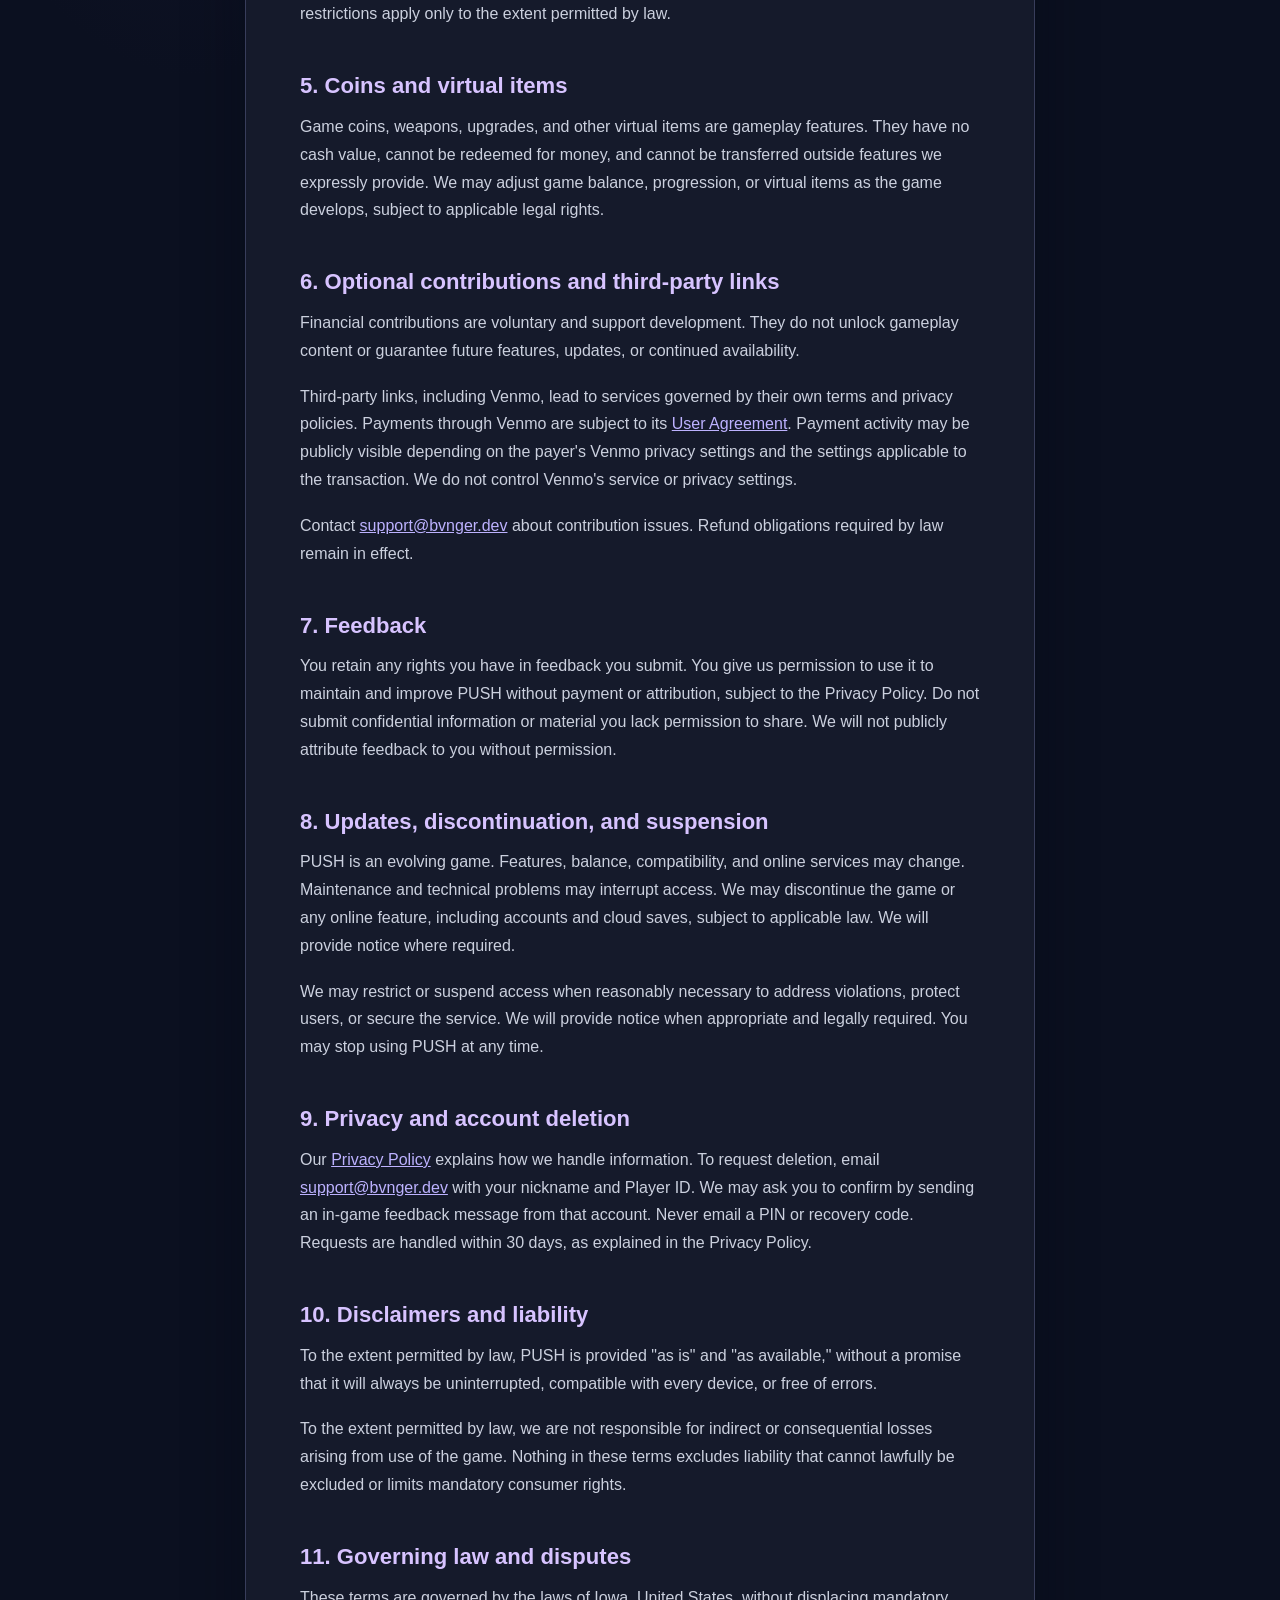
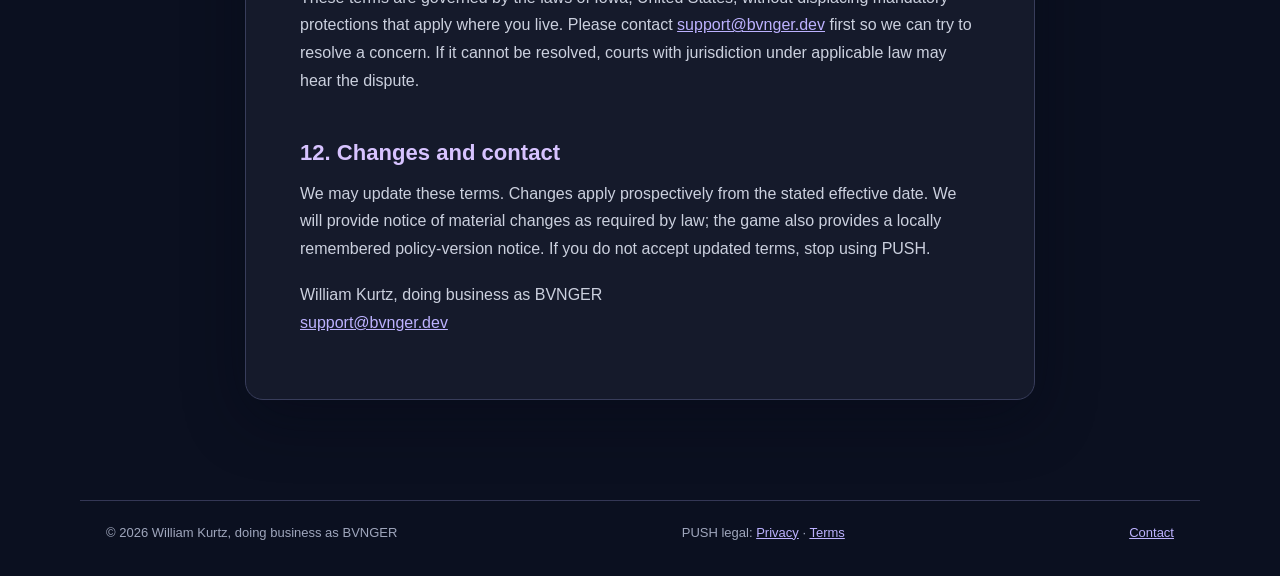
<file: push/terms/index.html>
<!doctype html>
<html lang="en">
<head>
  <meta charset="utf-8">
  <meta name="viewport" content="width=device-width,initial-scale=1">
  <meta name="description" content="Terms for playing PUSH and using its accounts, cloud saves and optional contributions.">
  <meta name="theme-color" content="#0b1020">
  <title>Terms of Service · PUSH · BVNGER</title>
  <link rel="icon" href="/bvnger-logo.png">
  <link rel="stylesheet" href="/bastion/styles.css">
</head>
<body>
<header>
  <a class="brand" href="/"><img src="/bvnger-logo.png" alt="BVNGER emblem"><span>PUSH<small>BY BVNGER</small></span></a>
  <nav aria-label="PUSH legal documents"><a href="/push/privacy/">Privacy Policy</a><a href="/push/terms/" aria-current="page">Terms of Service</a><a href="https://pushv9.pages.dev/">Play PUSH</a></nav>
</header>
<main><article class="document">
<h1>PUSH Terms of Service</h1>
<p><strong>Effective date:</strong> <time datetime="2026-10-04">October 4, 2026</time><br>
<strong>Operator:</strong> William Kurtz, doing business as BVNGER ("we," "us," or "our")<br>
<strong>Contact:</strong> <a href="mailto:support@bvnger.dev">support@bvnger.dev</a></p>
<p>These terms govern PUSH and its related online services. By using PUSH, you agree to these terms. Creating an account confirms your agreement to these terms and your acknowledgement of the <a href="/push/privacy/">Privacy Policy</a>. If you do not agree, do not use the game.</p>
<h2>1. Eligibility and local guest play</h2>
<p>You must be at least 13 years old to create or use an account, cloud saves, feedback, or donations. New account creation includes an age check whose result is remembered on the device. Answer honestly.</p>
<p>Players under 13 may play only as local guests, with no account, cloud saves, feedback, or donations. Guest game data stays on the device and is not sent to PUSH's online services. Ordinary website hosting and aggregate analytics are explained in the Privacy Policy.</p>
<p>If you are below the age of legal adulthood where you live, a parent or legal guardian must review and agree to these terms and supervise your use. Payment services may have their own age requirements.</p>
<h2>2. Permission to play and ownership</h2>
<p>We grant you limited, nonexclusive, nontransferable permission to access and play PUSH for personal entertainment, subject to these terms. We or our licensors retain rights to the software, artwork, audio, branding, and other game content.</p>
<p>You may share screenshots and gameplay videos, provided you respect applicable rights and do not imply that we endorse you.</p>
<h2>3. Accounts, nicknames, and progress</h2>
<p>Choose a nickname that does not impersonate someone else or contain unlawful, hateful, abusive, or otherwise offensive content. We may rename or remove offensive nicknames and restrict accounts that misuse the service.</p>
<p>Keep your PIN and recovery code private. Contact us if you suspect unauthorized access. Recovery may be unavailable if you lose the required credentials.</p>
<p>Progress may be stored locally and synchronized online. Browser settings, connectivity problems, bugs, or service interruptions can affect saving. We cannot guarantee that every save can be recovered. Clearing device storage may permanently remove local guest progress.</p>
<h2>4. Acceptable use</h2>
<p>You must not access another person's account without permission; attack, overload, or interfere with the game or its servers; use exploits or unauthorized requests to manipulate online accounts or stored progress; submit unlawful, threatening, abusive, or rights-infringing content; distribute malicious software; or collect information about others without authorization. These restrictions apply only to the extent permitted by law.</p>
<h2>5. Coins and virtual items</h2>
<p>Game coins, weapons, upgrades, and other virtual items are gameplay features. They have no cash value, cannot be redeemed for money, and cannot be transferred outside features we expressly provide. We may adjust game balance, progression, or virtual items as the game develops, subject to applicable legal rights.</p>
<h2>6. Optional contributions and third-party links</h2>
<p>Financial contributions are voluntary and support development. They do not unlock gameplay content or guarantee future features, updates, or continued availability.</p>
<p>Third-party links, including Venmo, lead to services governed by their own terms and privacy policies. Payments through Venmo are subject to its <a href="https://venmo.com/legal/us-user-agreement">User Agreement</a>. Payment activity may be publicly visible depending on the payer's Venmo privacy settings and the settings applicable to the transaction. We do not control Venmo's service or privacy settings.</p>
<p>Contact <a href="mailto:support@bvnger.dev">support@bvnger.dev</a> about contribution issues. Refund obligations required by law remain in effect.</p>
<h2>7. Feedback</h2>
<p>You retain any rights you have in feedback you submit. You give us permission to use it to maintain and improve PUSH without payment or attribution, subject to the Privacy Policy. Do not submit confidential information or material you lack permission to share. We will not publicly attribute feedback to you without permission.</p>
<h2>8. Updates, discontinuation, and suspension</h2>
<p>PUSH is an evolving game. Features, balance, compatibility, and online services may change. Maintenance and technical problems may interrupt access. We may discontinue the game or any online feature, including accounts and cloud saves, subject to applicable law. We will provide notice where required.</p>
<p>We may restrict or suspend access when reasonably necessary to address violations, protect users, or secure the service. We will provide notice when appropriate and legally required. You may stop using PUSH at any time.</p>
<h2>9. Privacy and account deletion</h2>
<p>Our <a href="/push/privacy/">Privacy Policy</a> explains how we handle information. To request deletion, email <a href="mailto:support@bvnger.dev">support@bvnger.dev</a> with your nickname and Player ID. We may ask you to confirm by sending an in-game feedback message from that account. Never email a PIN or recovery code. Requests are handled within 30 days, as explained in the Privacy Policy.</p>
<h2>10. Disclaimers and liability</h2>
<p>To the extent permitted by law, PUSH is provided "as is" and "as available," without a promise that it will always be uninterrupted, compatible with every device, or free of errors.</p>
<p>To the extent permitted by law, we are not responsible for indirect or consequential losses arising from use of the game. Nothing in these terms excludes liability that cannot lawfully be excluded or limits mandatory consumer rights.</p>
<h2>11. Governing law and disputes</h2>
<p>These terms are governed by the laws of Iowa, United States, without displacing mandatory protections that apply where you live. Please contact <a href="mailto:support@bvnger.dev">support@bvnger.dev</a> first so we can try to resolve a concern. If it cannot be resolved, courts with jurisdiction under applicable law may hear the dispute.</p>
<h2>12. Changes and contact</h2>
<p>We may update these terms. Changes apply prospectively from the stated effective date. We will provide notice of material changes as required by law; the game also provides a locally remembered policy-version notice. If you do not accept updated terms, stop using PUSH.</p>
<p>William Kurtz, doing business as BVNGER<br><a href="mailto:support@bvnger.dev">support@bvnger.dev</a></p>
</article></main>
<footer><span>© 2026 William Kurtz, doing business as BVNGER</span><span>PUSH legal: <a href="/push/privacy/">Privacy</a> · <a href="/push/terms/">Terms</a></span><a href="mailto:support@bvnger.dev">Contact</a></footer>
</body></html>
</file>
<file: bastion/styles.css>
:root{color-scheme:dark;font-family:Inter,Segoe UI,Arial,sans-serif;background:#0b1020;color:#e9ecf8}*{box-sizing:border-box}body{margin:0;min-height:100vh;background:radial-gradient(ellipse at 15% -10%,#29204b 0,transparent 35%),#0b1020}a{color:#bdb2ff}a:hover{color:#e2dcff}header{display:flex;align-items:center;justify-content:space-between;gap:2rem;max-width:1120px;margin:auto;padding:20px 26px;border-bottom:1px solid #343755}header .brand{display:flex;align-items:center;gap:12px;color:#f4f1ff;text-decoration:none;font-weight:800;letter-spacing:.13em}header .brand img{width:46px;height:46px;object-fit:contain}header .brand small{display:block;font-size:9px;color:#a8a3c6;letter-spacing:.2em;margin-top:2px}nav{display:flex;flex-wrap:wrap;gap:7px}nav a{border:1px solid #3c405d;border-radius:8px;padding:9px 12px;text-decoration:none;font-size:13px;color:#dedcf1}nav a:hover{background:#292744}main{max-width:1120px;margin:auto;padding:50px 26px 100px}.intro{max-width:800px;padding:25px 0 35px}.intro h1{font-size:clamp(2.3rem,5vw,4.5rem);line-height:1.08;letter-spacing:-.04em;margin:0 0 20px}.intro p:last-child{font-size:1.15rem;color:#b9bfd2;line-height:1.6}.eyebrow{font-size:.72rem;color:#ba9bff;font-weight:800;letter-spacing:.22em}.cards{display:grid;grid-template-columns:repeat(3,1fr);gap:16px}.card{min-height:210px;padding:28px;border:1px solid #3b3d5d;border-radius:17px;background:linear-gradient(150deg,#1d1e39,#131729);text-decoration:none;color:#f2f0ff;display:flex;flex-direction:column}.card span{font-size:1.27rem;font-weight:750}.card p{line-height:1.5;color:#b4bad0}.card b{margin-top:auto;color:#c6a9ff;font-size:.89rem}.document{max-width:790px;margin:auto;padding:44px 54px;border:1px solid #383d5b;border-radius:18px;background:#151a2b;box-shadow:0 18px 60px #04071466}.document h1{font-size:clamp(2rem,4vw,3rem);letter-spacing:-.035em;line-height:1.15;margin:0 0 26px}.document h2{font-size:1.38rem;line-height:1.3;margin:44px 0 12px;color:#d7c3ff}.document p,.document li{color:#cbd0de;line-height:1.74}.document p{margin:0 0 18px}.document ul{padding-left:24px;margin:0 0 22px}.document li{margin-bottom:12px}.document strong{color:#f5f3ff}.document code{background:#292d47;padding:2px 5px;border-radius:4px}footer{max-width:1120px;margin:auto;padding:24px 26px 36px;border-top:1px solid #343755;display:flex;justify-content:space-between;gap:15px;color:#9fa6bc;font-size:13px}@media(max-width:750px){header{align-items:flex-start;flex-direction:column;gap:18px}nav{gap:5px}nav a{font-size:12px}.cards{grid-template-columns:1fr}.document{padding:28px 23px}main{padding-top:30px}footer{flex-direction:column}}
</file>
